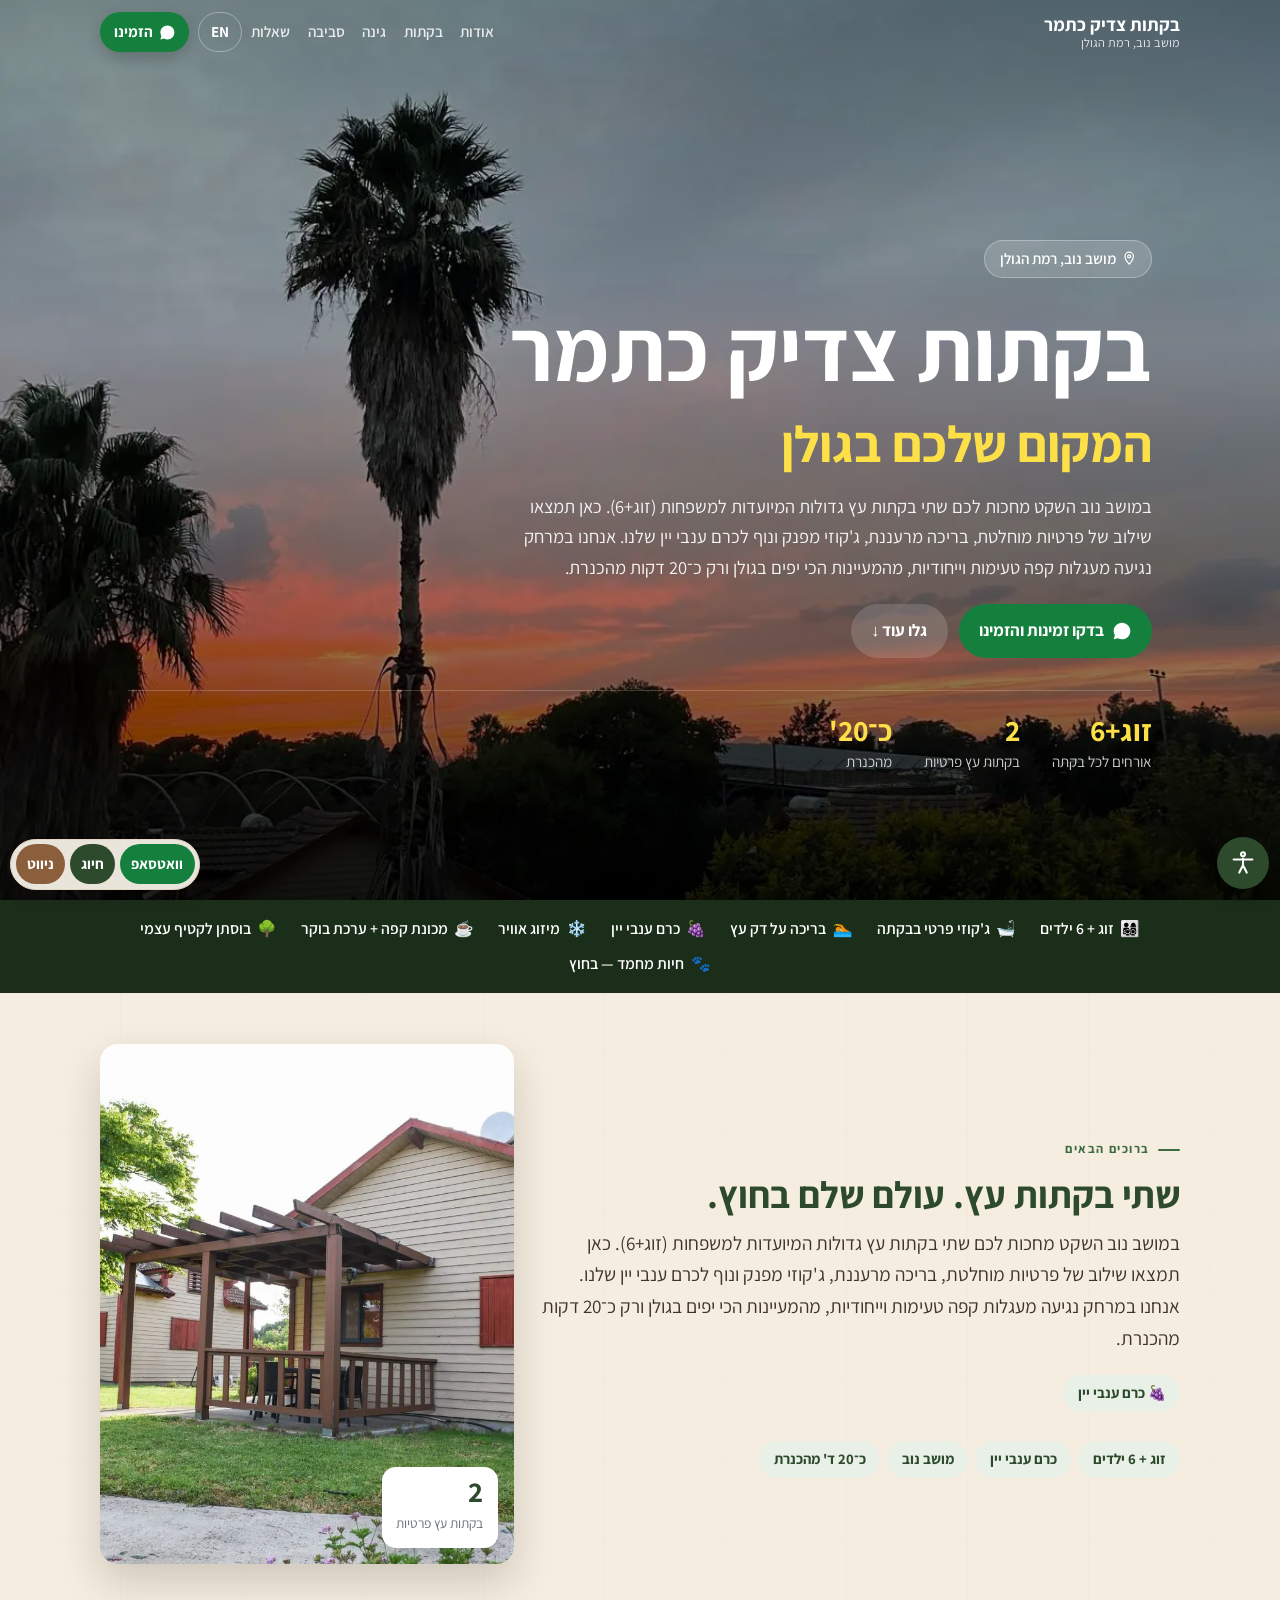
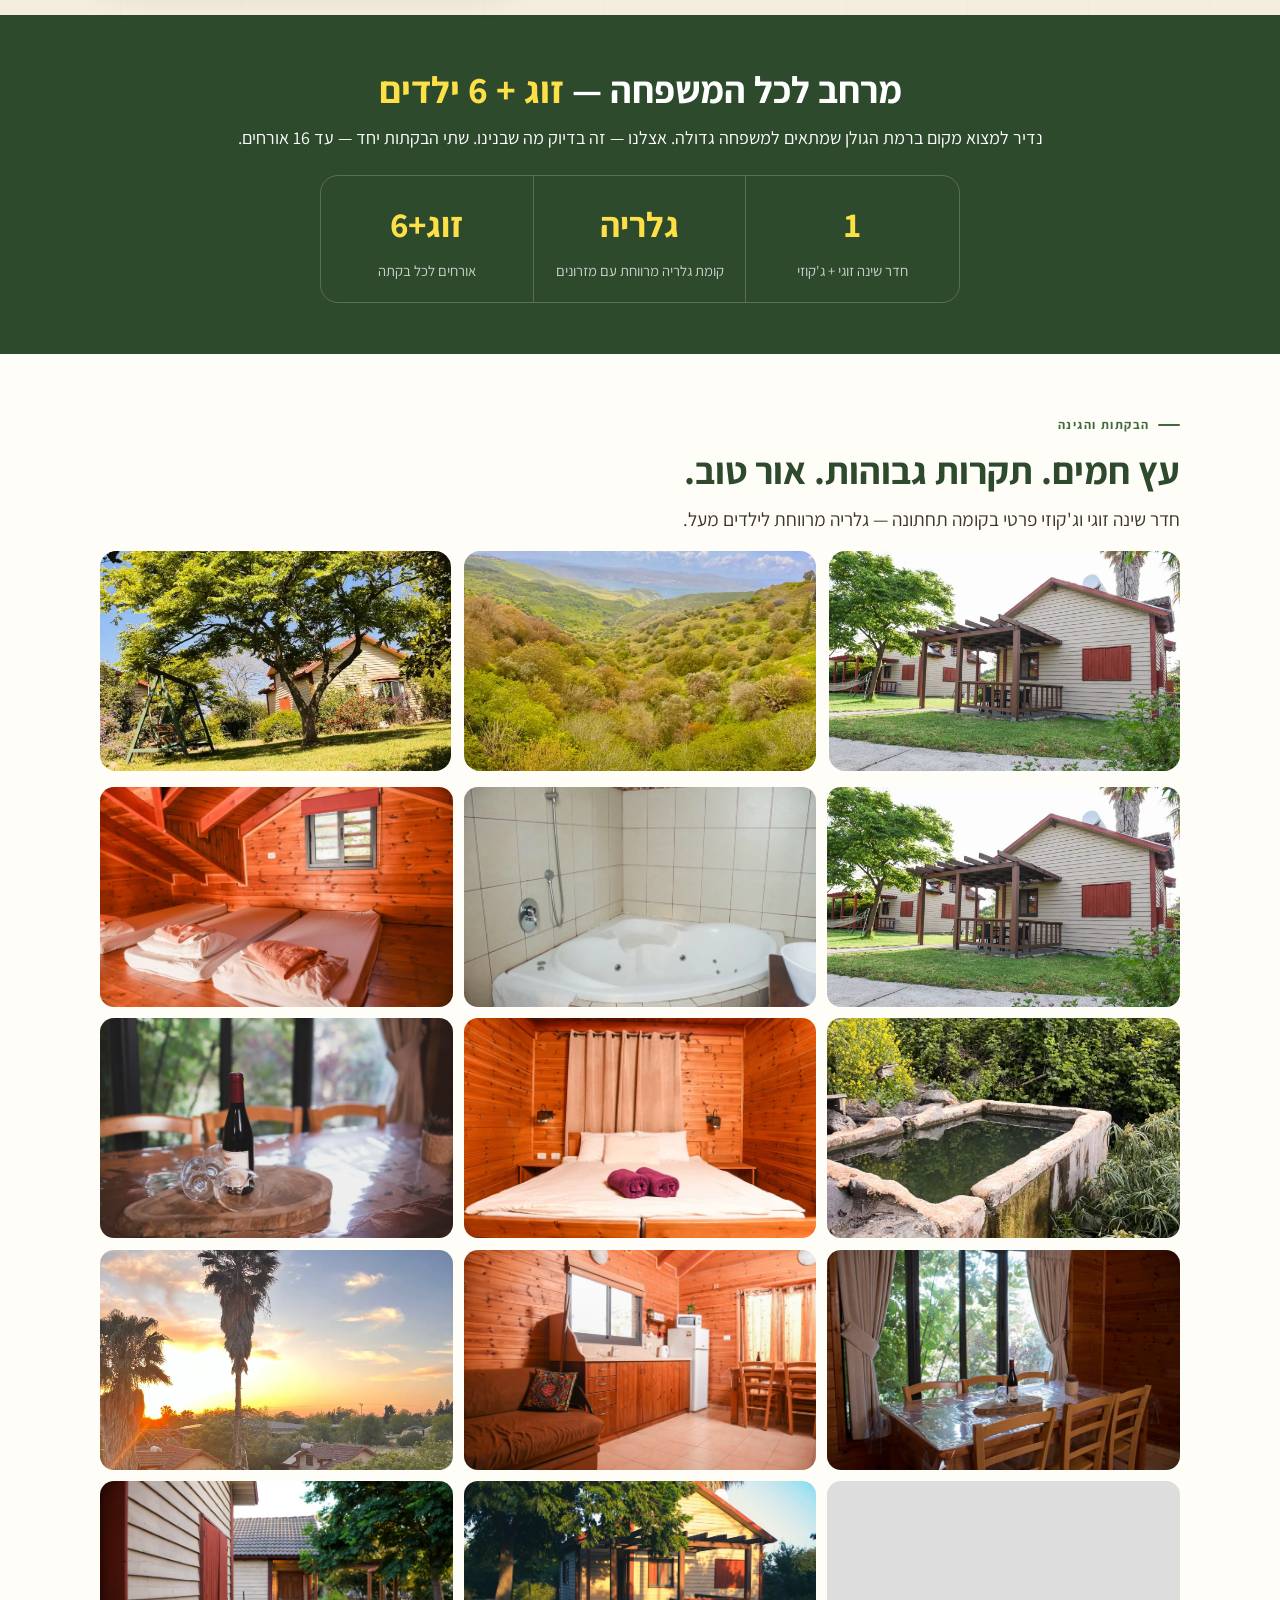
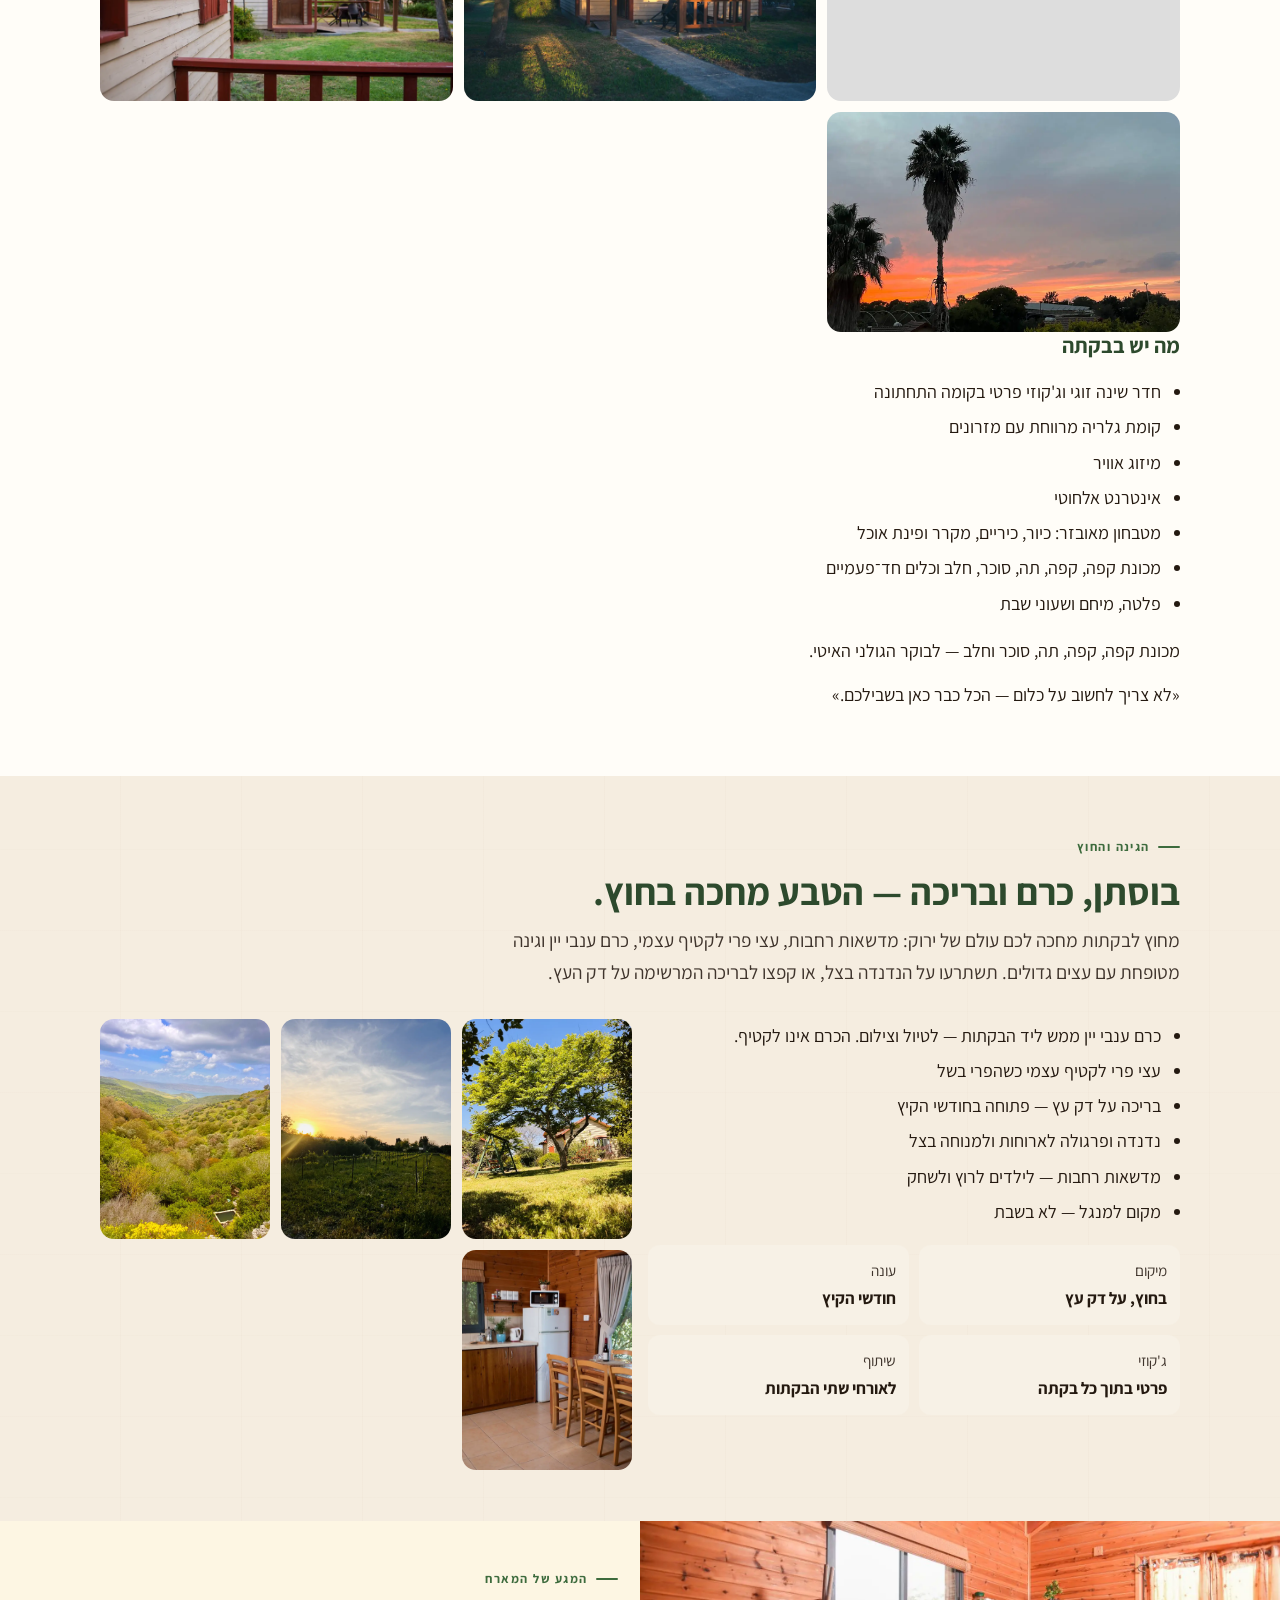
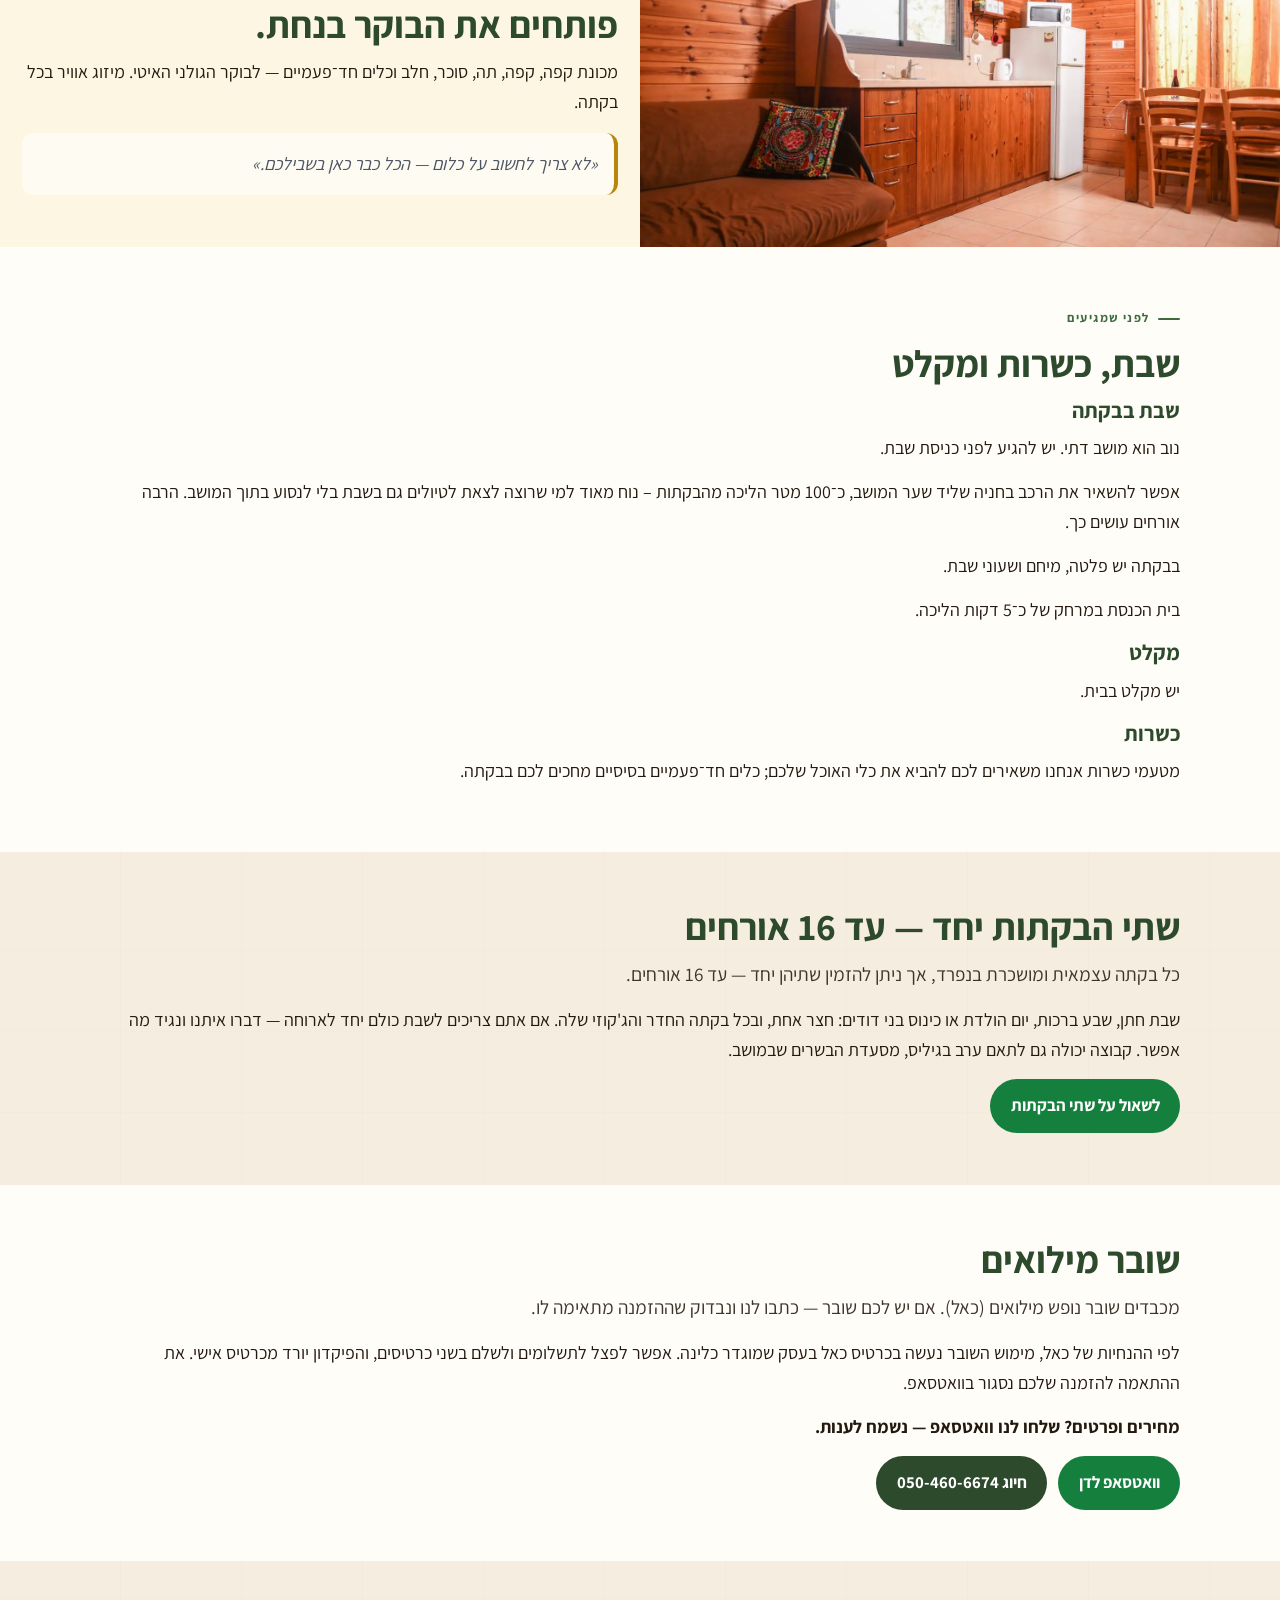
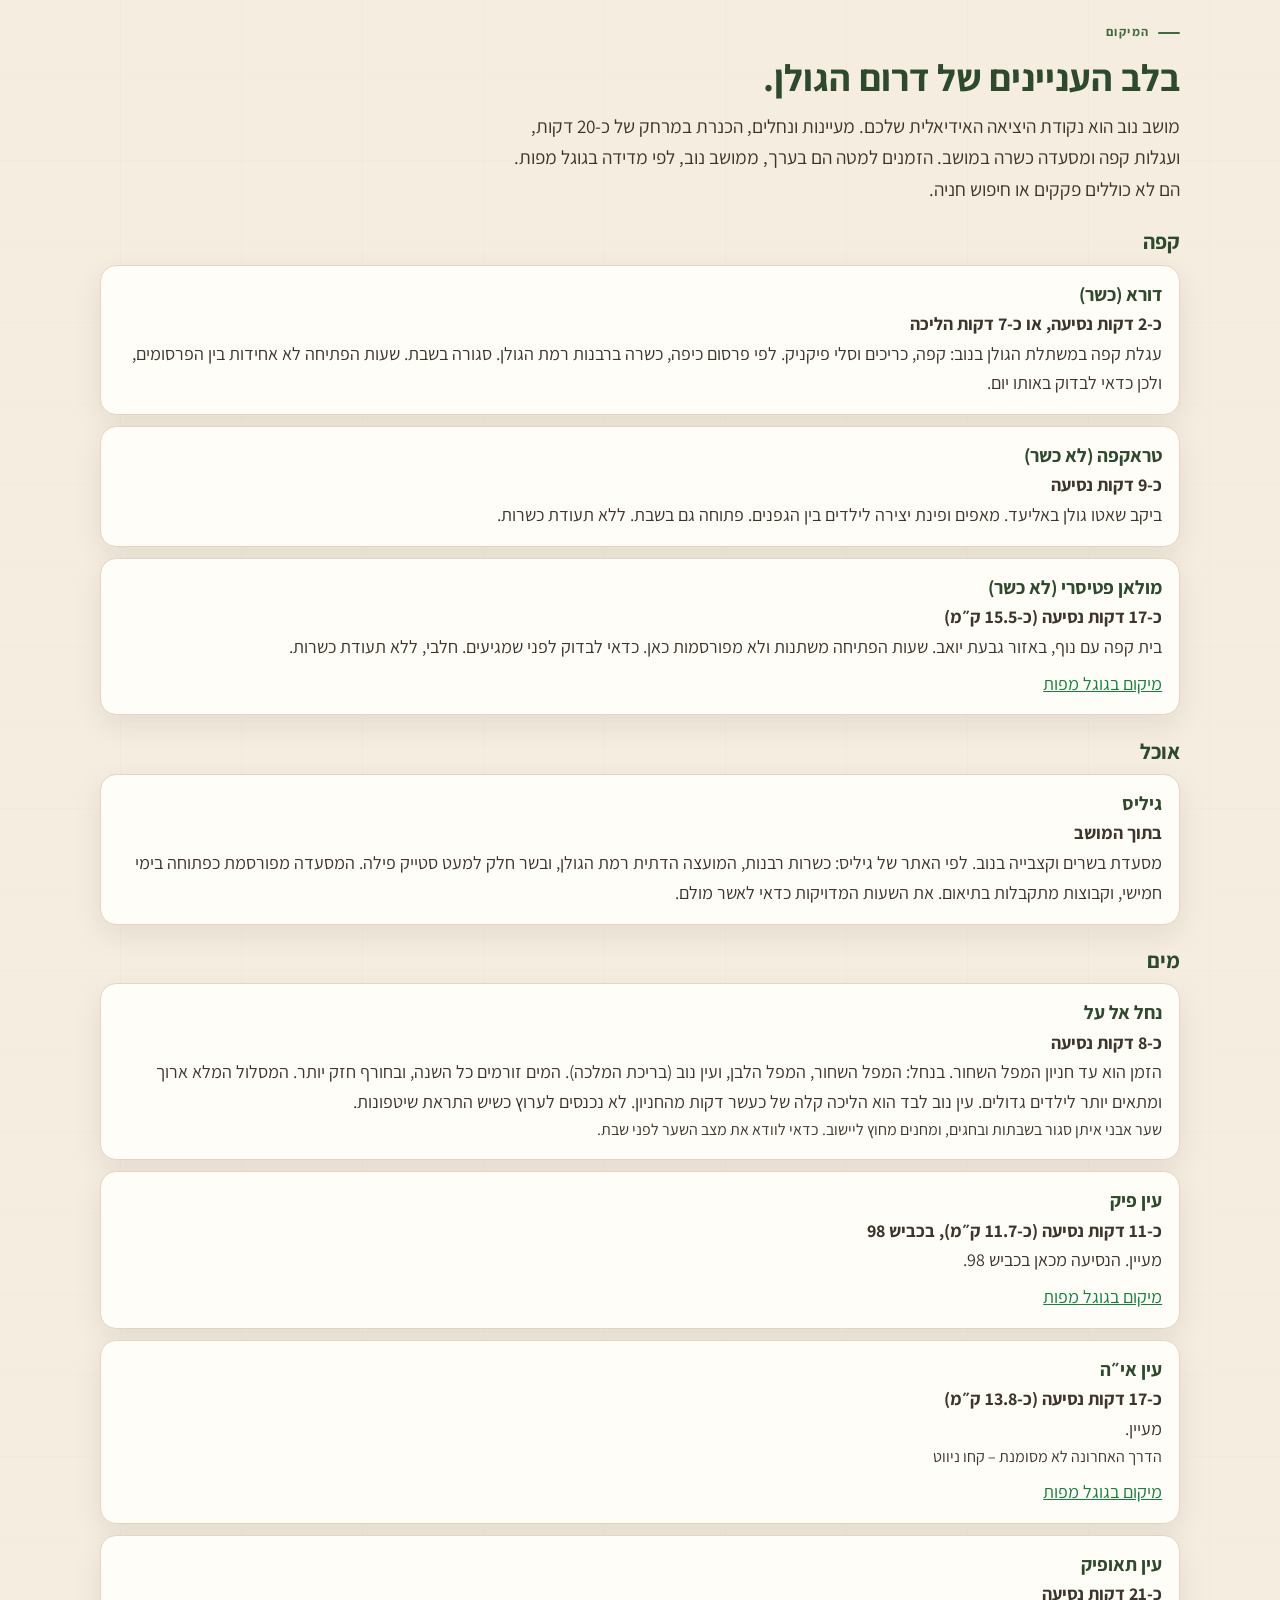
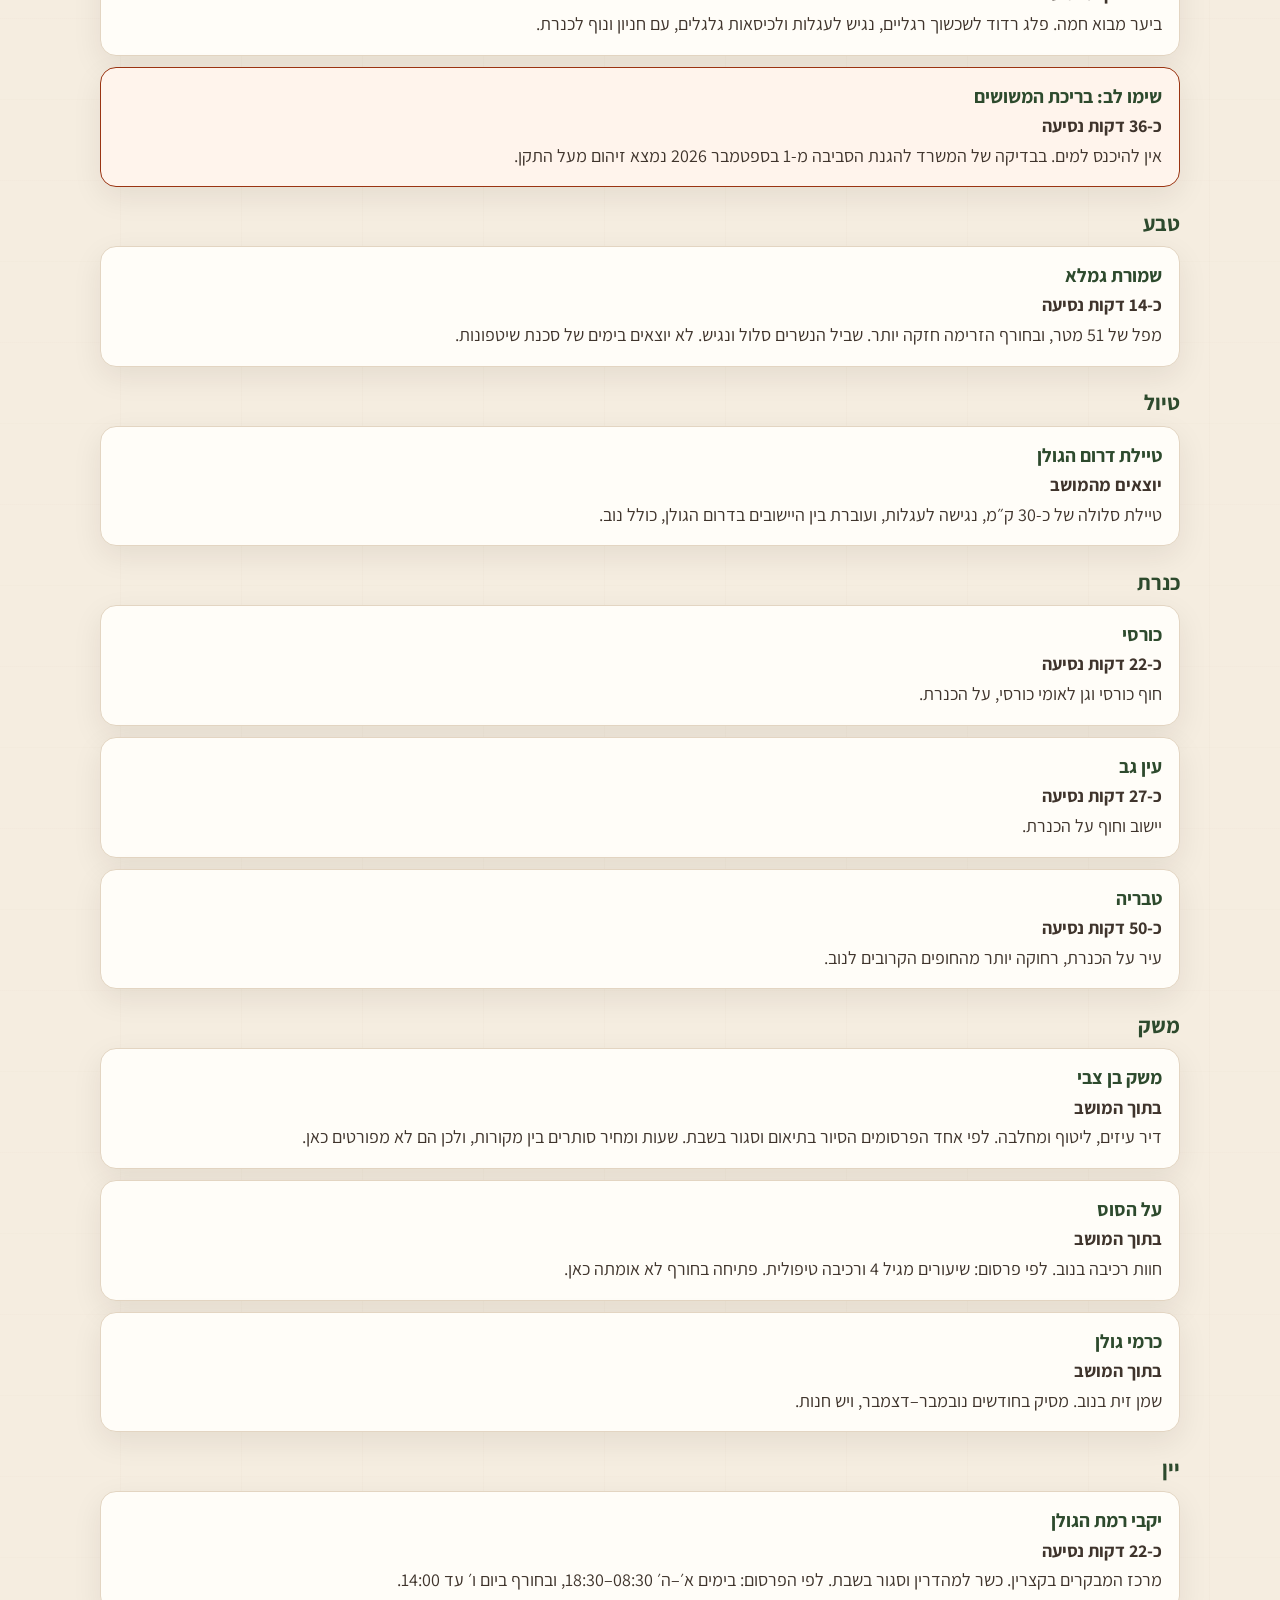
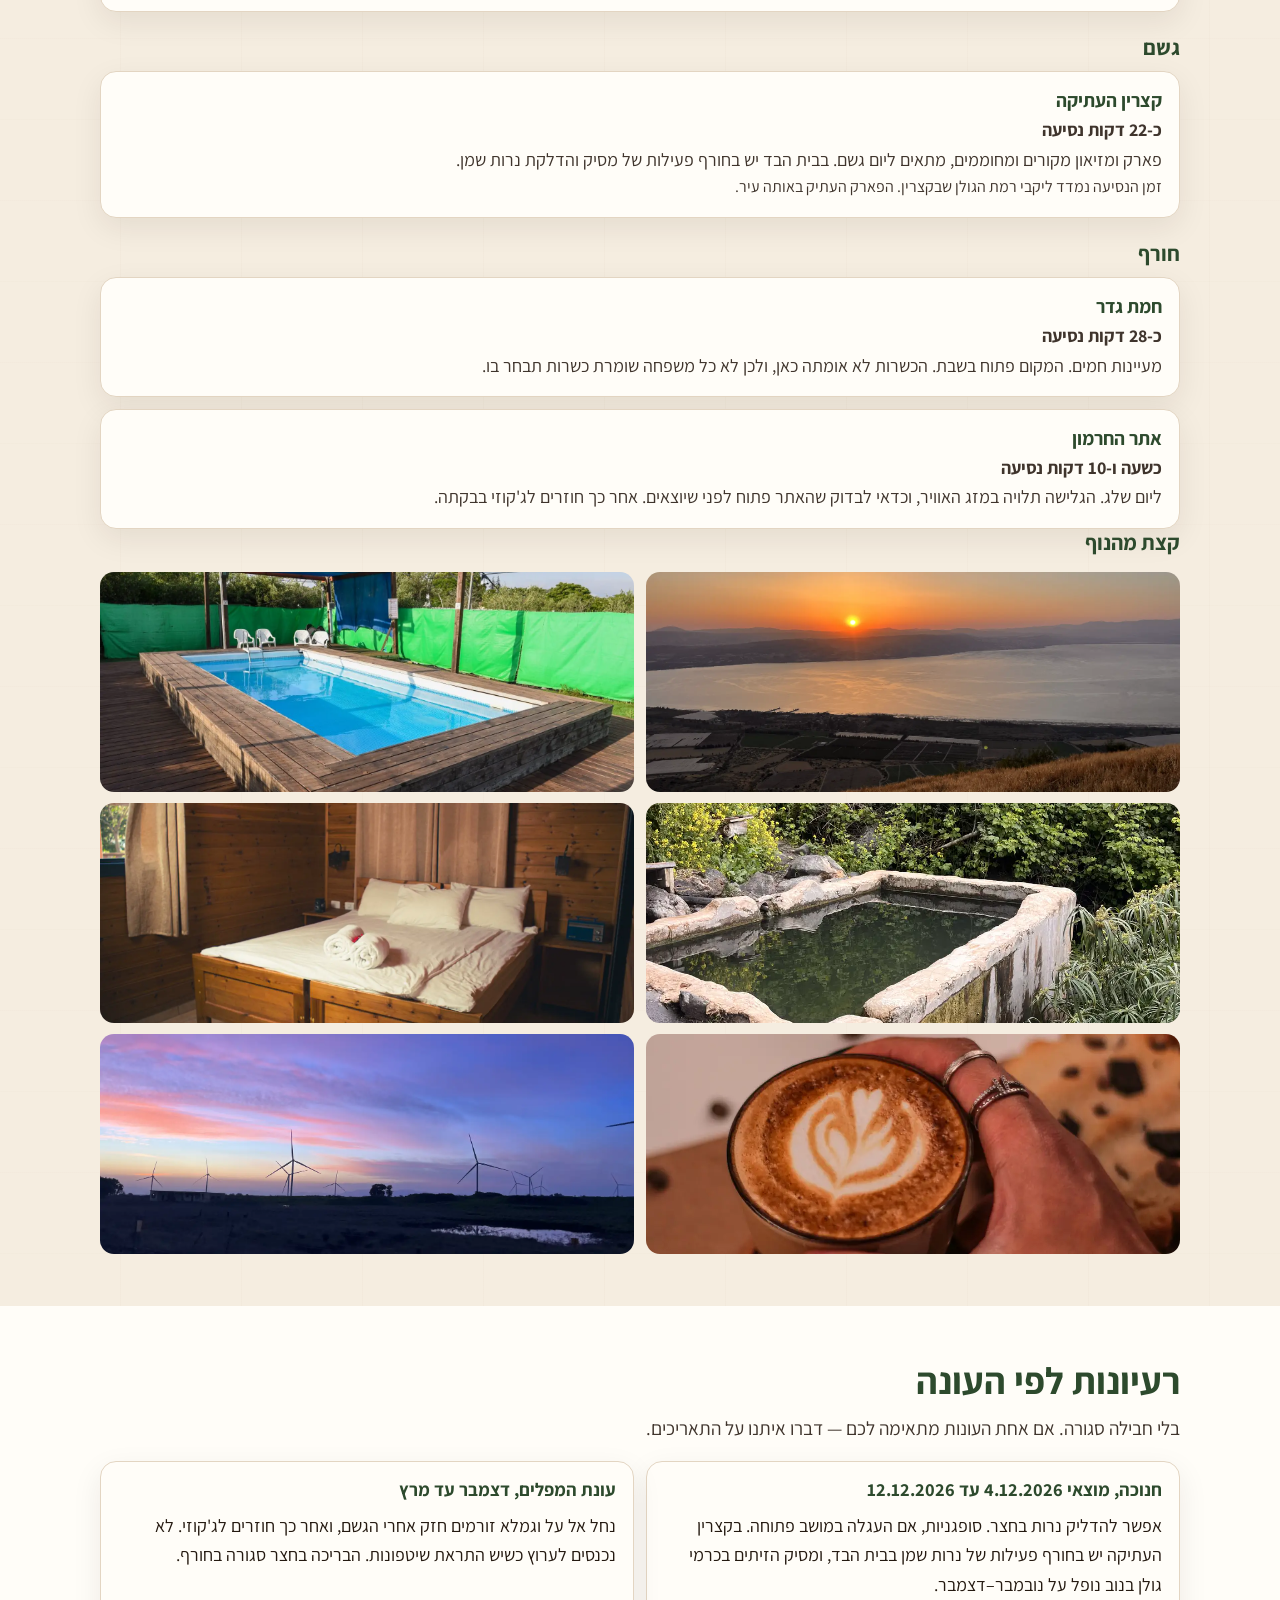
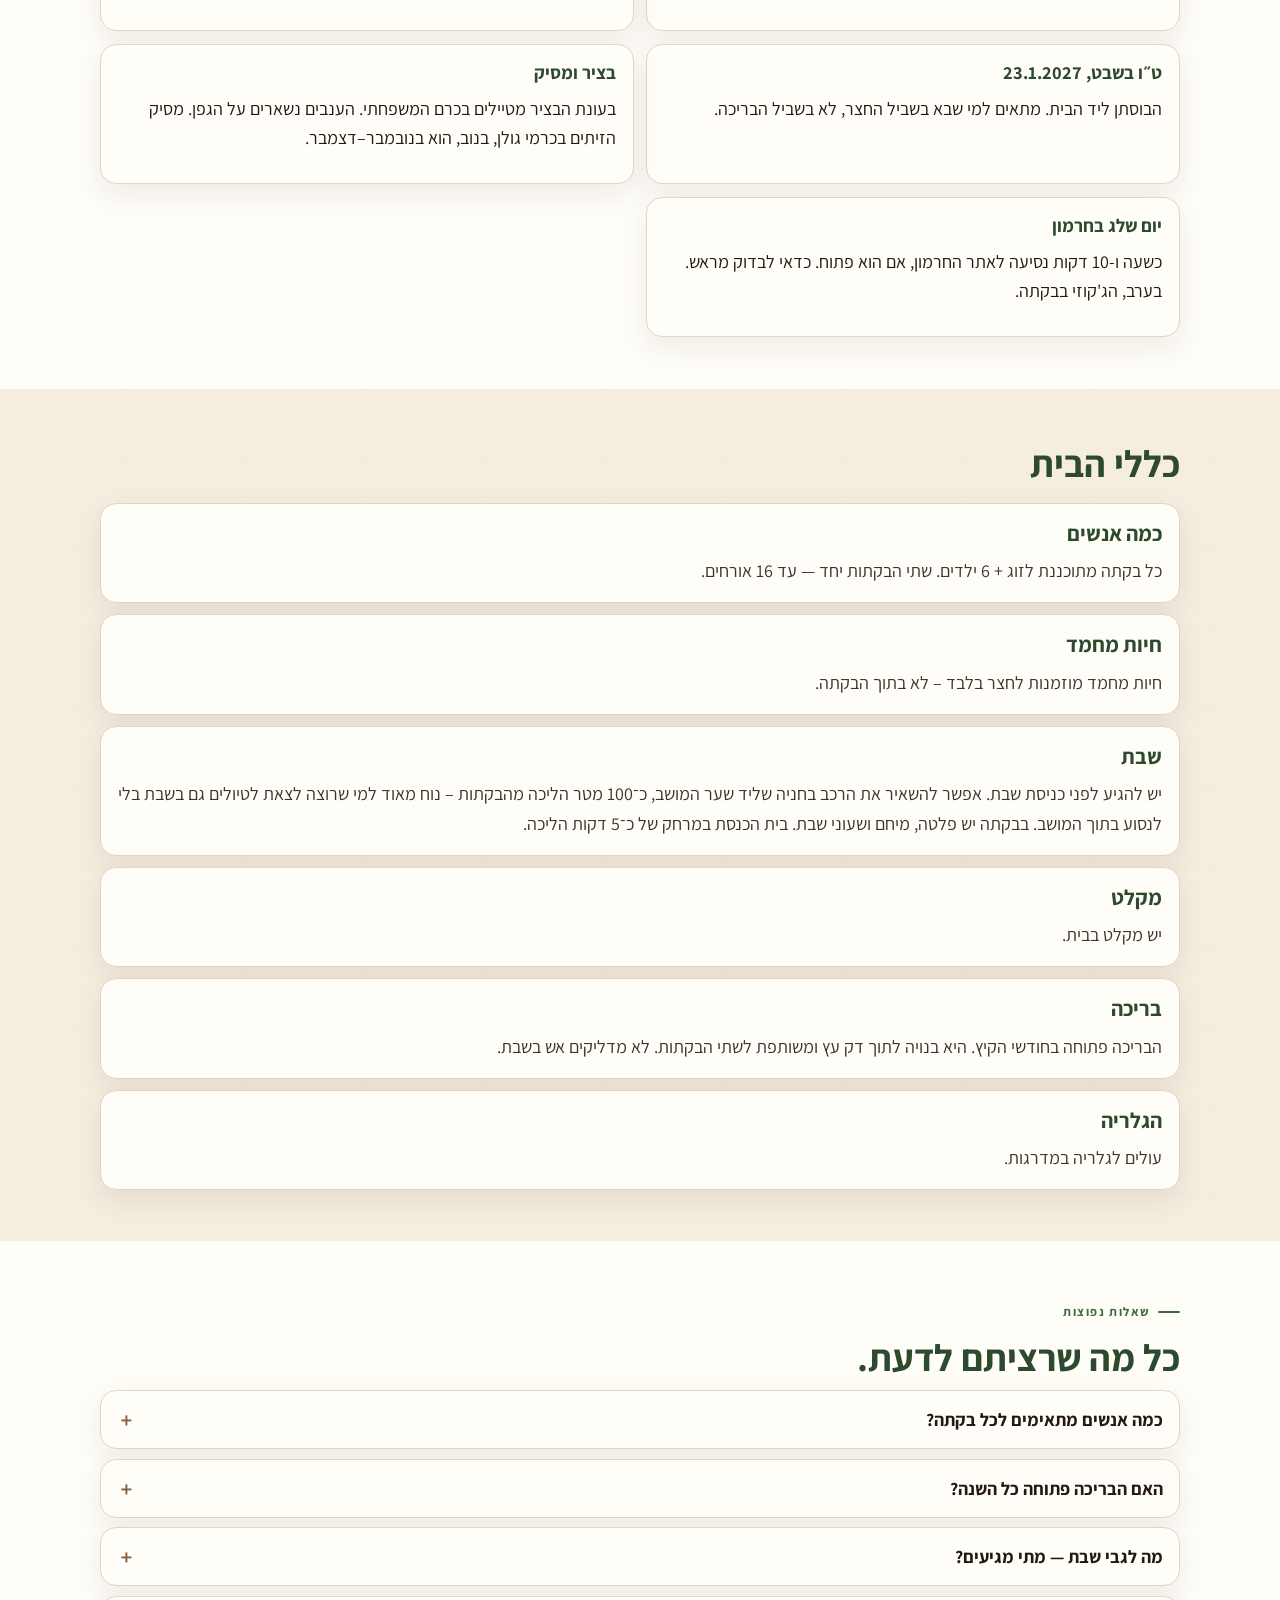
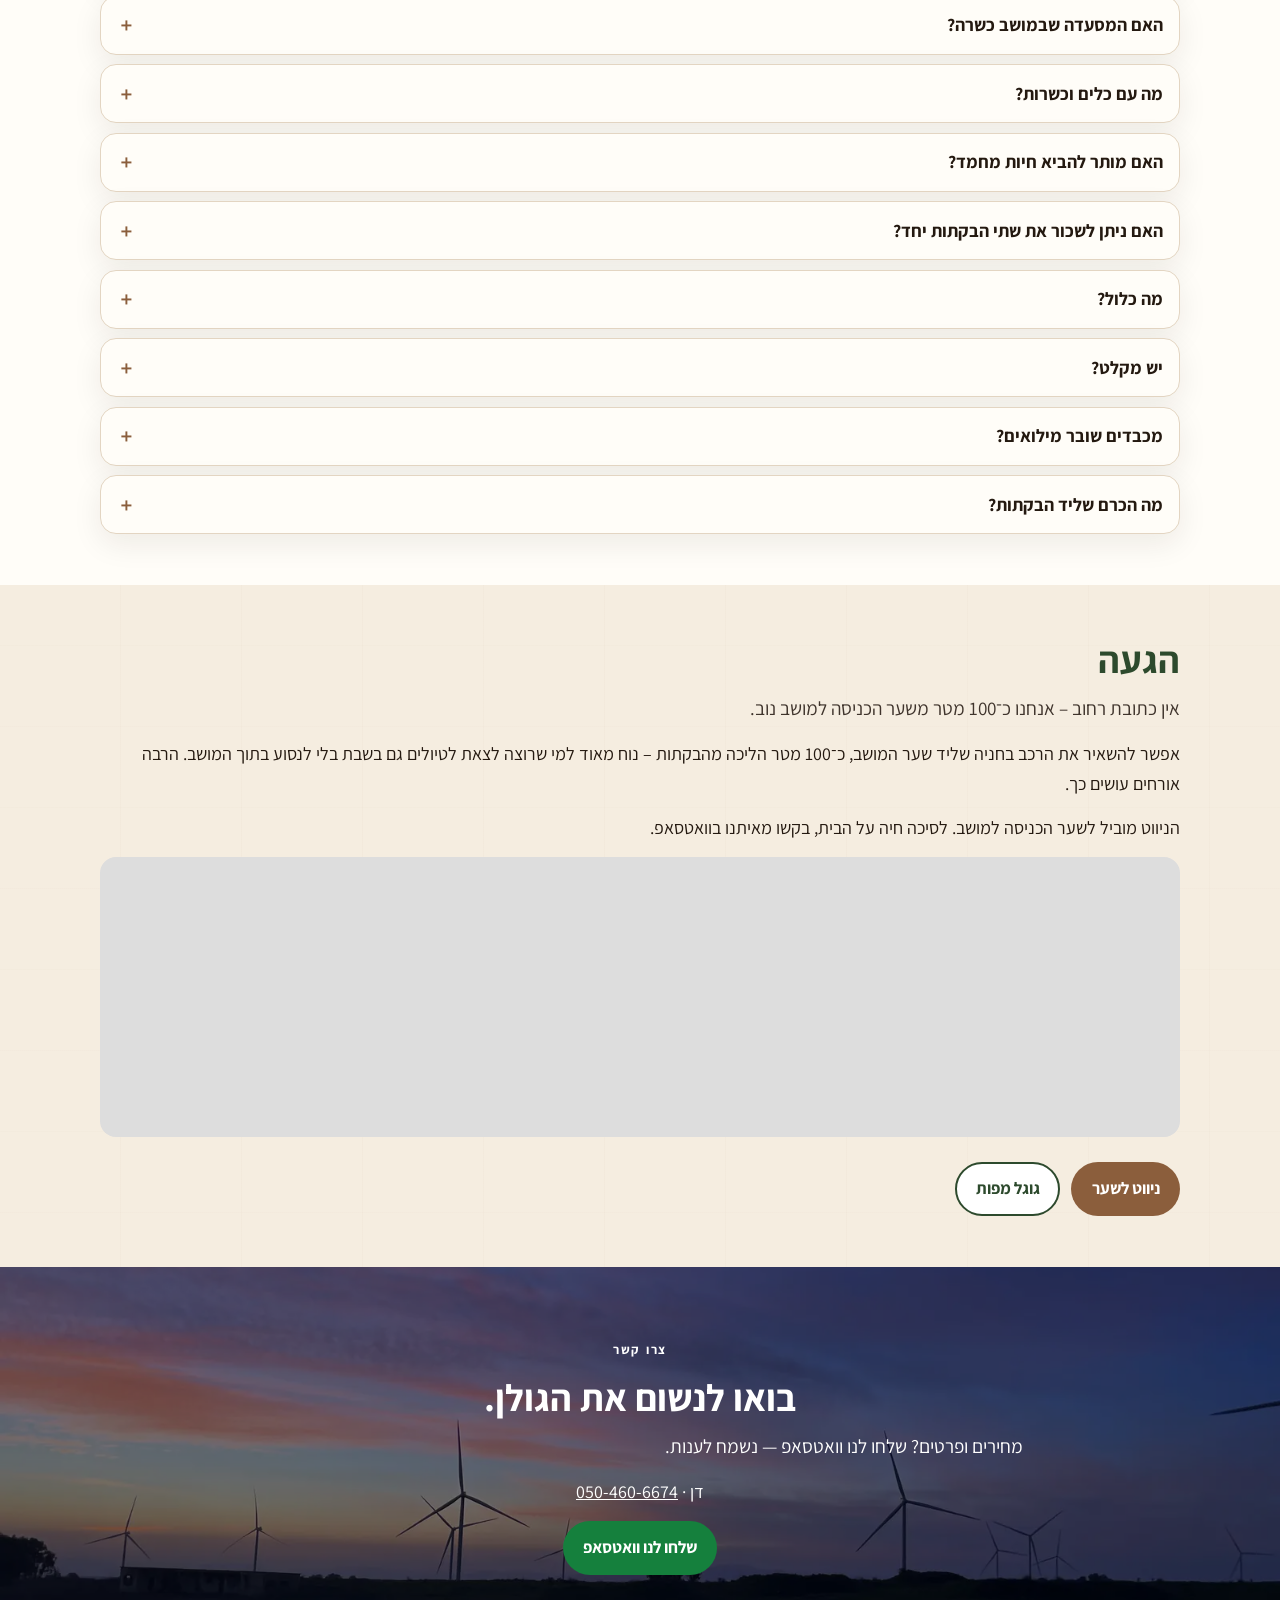
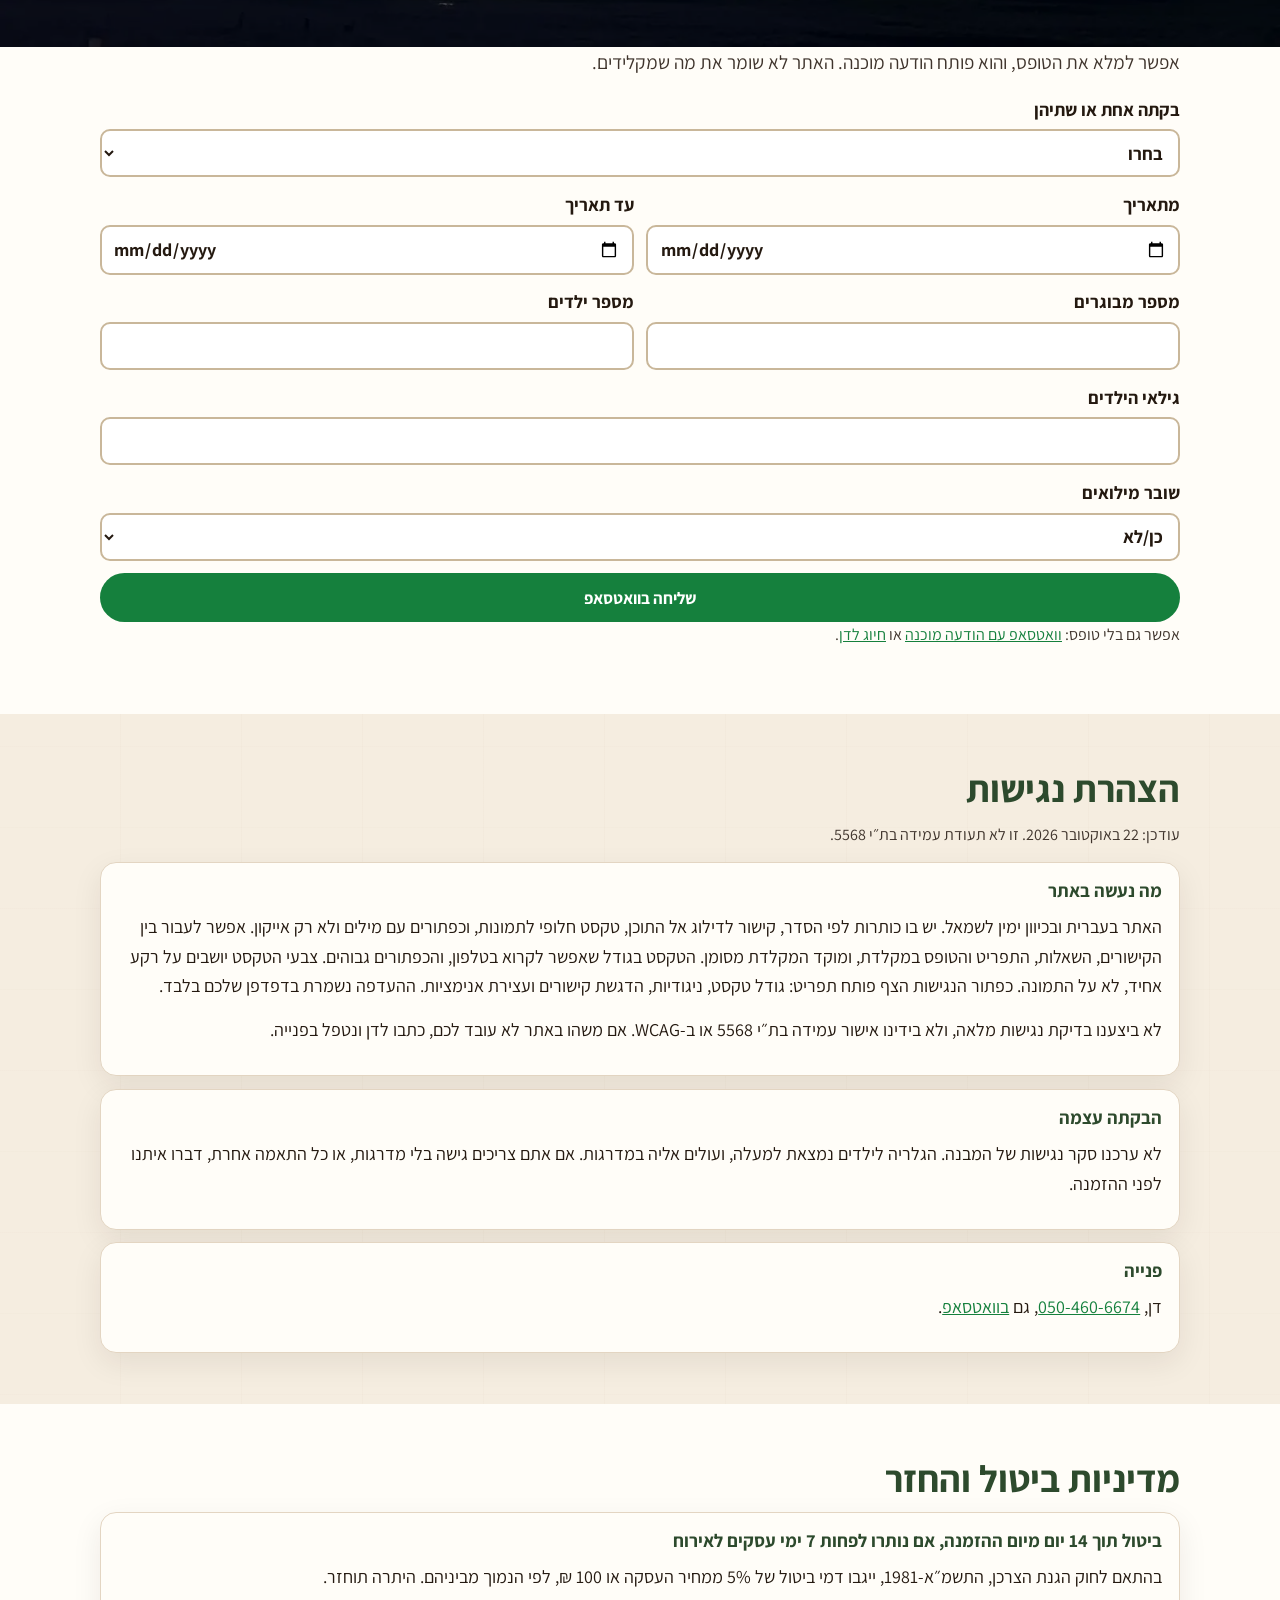
<file: index.html>
<!DOCTYPE html>
<html lang="he" dir="rtl">
<head>
<meta charset="UTF-8">
<meta name="viewport" content="width=device-width, initial-scale=1">
<!--
  google-site-verification: when Search Console gives you a meta tag, paste it on the next line.
  Do not invent a token. The tag looks like:
  <meta name="google-site-verification" content="PASTE_THE_TOKEN_FROM_SEARCH_CONSOLE">
-->
<title>צימר במושב נוב | בקתות צדיק כתמר ברמת הגולן</title>
<meta name="description" content="צימר במושב נוב למשפחות ולזוג עם ילדים: שתי בקתות עץ ברמת הגולן, ג'קוזי פרטי, בריכה בקיץ וציוד לשבת. כ-20 דקות מהכנרת.">
<link rel="canonical" href="https://tzadikcabins.co.il/">
<link rel="alternate" hreflang="he" href="https://tzadikcabins.co.il/">
<link rel="alternate" hreflang="en" href="https://tzadikcabins.co.il/en.html">
<link rel="alternate" hreflang="x-default" href="https://tzadikcabins.co.il/">
<meta name="robots" content="index, follow">
<meta name="theme-color" content="#16301c">
<meta property="og:type" content="website">
<meta property="og:locale" content="he_IL">
<meta property="og:site_name" content="בקתות צדיק כתמר">
<meta property="og:locale:alternate" content="en_US">
<meta property="og:title" content="צימר במושב נוב | בקתות צדיק כתמר ברמת הגולן">
<meta property="og:description" content="צימר במושב נוב למשפחות ולזוג עם ילדים: שתי בקתות עץ ברמת הגולן, ג'קוזי פרטי, בריכה בקיץ וציוד לשבת. כ-20 דקות מהכנרת.">
<meta property="og:url" content="https://tzadikcabins.co.il/">
<meta property="og:image" content="https://tzadikcabins.co.il/images/og/share.jpg">
<meta property="og:image:secure_url" content="https://tzadikcabins.co.il/images/og/share.jpg">
<meta property="og:image:type" content="image/jpeg">
<meta property="og:image:width" content="1200">
<meta property="og:image:height" content="630">
<meta property="og:image:alt" content="ערסל בין עצים בגינה הירוקה במושב נוב">
<meta name="twitter:card" content="summary_large_image">
<meta name="twitter:title" content="צימר במושב נוב | בקתות צדיק כתמר ברמת הגולן">
<meta name="twitter:description" content="צימר במושב נוב למשפחות ולזוג עם ילדים: שתי בקתות עץ ברמת הגולן, ג'קוזי פרטי, בריכה בקיץ וציוד לשבת. כ-20 דקות מהכנרת.">
<meta name="twitter:image" content="https://tzadikcabins.co.il/images/og/share.jpg">
<meta name="twitter:image:alt" content="ערסל בין עצים בגינה הירוקה במושב נוב">
<link rel="icon" href="favicon.svg" type="image/svg+xml">
<link rel="apple-touch-icon" href="images/og/apple-touch-icon.png">
<link rel="manifest" href="site.webmanifest">
<link rel="preload" as="image" href="images/cabins/golden-hour.webp" fetchpriority="high">
<style>
svg{max-width:28px;max-height:28px;overflow:hidden}
body{margin:0;font-family:Assistant,"Segoe UI","Arial Hebrew",Arial,sans-serif;font-size:1.125rem;line-height:1.65}
img{max-width:100%;height:auto;display:block}
.skip{position:absolute;top:-4rem}
.hero{position:relative;min-height:100vh;min-height:100svh;display:flex;align-items:flex-end;overflow:hidden;color:#fff;background:#1a2e1a}
.hero-bg{position:absolute;inset:0;width:100%;height:100%;max-width:none;object-fit:cover;object-position:center}
.hero-overlay{position:absolute;inset:0;background:linear-gradient(180deg,rgba(0,0,0,.38) 0%,rgba(0,0,0,.08) 38%,rgba(0,0,0,.68) 100%)}
.hero-content{position:relative;z-index:2;width:min(64rem,calc(100% - 3rem));margin-inline:auto;padding-top:5.5rem;padding-bottom:calc(7.75rem + env(safe-area-inset-bottom))}
.brandbar{position:absolute;top:0;left:0;right:0;z-index:20;background:transparent;color:#fff}
.brandbar-inner{width:min(1080px,calc(100% - 2.4rem));margin-inline:auto;display:flex;align-items:center;justify-content:space-between;gap:.75rem;min-height:4rem}
.bar-actions{display:flex;align-items:center;gap:.55rem}
.brand{color:#fff;text-decoration:none;font-weight:700;font-size:1.15rem;line-height:1.2}
.brand small{display:block;font-weight:400;font-size:.78rem;opacity:.85}
.hero h1{color:#fff;font-size:clamp(2.25rem,7vw,5.5rem);line-height:1.25;margin:0 0 .6rem}
.hero-sub{color:#fde047;font-weight:700;font-size:clamp(1.4rem,4vw,3.25rem);line-height:1.2;margin:0 0 1rem}
.hero-body{color:rgba(255,255,255,.92);font-size:clamp(1rem,2vw,1.15rem);max-width:40rem;margin:0 0 1.4rem}
.loc-pill{display:inline-flex;align-items:center;gap:.4rem;margin:0 0 1rem;color:#fff;background:rgba(255,255,255,.15);border:1px solid rgba(255,255,255,.3);border-radius:999px;padding:.35rem .9rem;font-weight:600}
.actions{display:flex;flex-wrap:wrap;gap:.7rem}
.btn{display:inline-flex;align-items:center;justify-content:center;gap:.45rem;min-height:48px;padding:.7rem 1.15rem;border-radius:999px;font-weight:700;font-size:1.05rem;text-decoration:none;border:2px solid transparent}
.btn-wa{background:#15803d;color:#fff}
.btn-ghost{background:rgba(255,255,255,.15);color:#fff;border-color:rgba(255,255,255,.4)}
.stats{display:flex;flex-wrap:wrap;gap:1.4rem 2rem;list-style:none;padding:1.4rem 0 0;margin:2rem 0 0;border-top:1px solid rgba(255,255,255,.2)}
.stats strong{display:block;font-size:1.85rem;color:#fde047;line-height:1.1}
.stats span{color:rgba(255,255,255,.78);font-weight:500;font-size:.95rem}
.lang-link{color:#fff;text-decoration:none;font-weight:700;border:1px solid rgba(255,255,255,.35);border-radius:999px;padding:.35rem .75rem;min-height:40px;display:inline-flex;align-items:center}
.nav-wa{display:inline-flex;align-items:center;gap:.4rem;background:#15803d;color:#fff;text-decoration:none;font-weight:700;border-radius:999px;min-height:40px;padding:.35rem .85rem}
@media (max-width:799px){
.section-links{display:none}
.nav-wa span{position:absolute;width:1px;height:1px;overflow:hidden;clip:rect(0 0 0 0)}
.nav-wa{flex:0 0 auto;width:42px;height:42px;min-height:42px;padding:0;justify-content:center}
.lang-link{flex:0 0 auto}
}
.dock{position:fixed;left:.65rem;bottom:calc(.65rem + env(safe-area-inset-bottom));z-index:40;display:flex;width:auto;max-width:calc(100% - 5.2rem);gap:.3rem;padding:.28rem;background:rgba(244,239,228,.96);border:1px solid #e3d5c2;border-radius:999px}
.dock a{display:flex;align-items:center;justify-content:center;min-height:40px;padding:.35rem .7rem;border-radius:999px;color:#fff;text-decoration:none;font-weight:700;font-size:.92rem}
.dock .wa{background:#15803d}.dock .call{background:#2d4a2d}.dock .go{background:#8b5e3c}
#a11y-btn{position:fixed;right:.7rem;bottom:calc(.7rem + env(safe-area-inset-bottom));z-index:60;width:52px;height:52px;border:0;border-radius:50%;background:#2d4a2d;color:#fff;padding:0;display:flex;align-items:center;justify-content:center}
.a11y-btn-label{position:absolute;width:1px;height:1px;overflow:hidden;clip:rect(0 0 0 0)}
#a11y-btn svg{width:28px;height:28px}
</style>
<link rel="preload" href="css/styles.css" as="style">
<link rel="stylesheet" href="css/styles.css" media="print" onload="this.media='all'">
<noscript><link rel="stylesheet" href="css/styles.css"></noscript>
<!--
  TODO(owner) — לא להציג לאורחים, רק למלא כשיש תשובה:
  - קואורדינטות הדלת: js/site-data.js → cabinCoordinates. עד אז הניווט הוא לשער הכניסה למושב.
  - תמונות טובות יותר: images/README.txt. פתיח האתר הוא התמונה המקורית מהאתר הקודם (photos/13, images/cabins/golden-hour.webp). היא כוללת את הדק; הג'קוזי מופיע גם בגלריה.
  - מקום ישיבה לארוחה של עד 16, או חדר התכנסות. לא כתוב באתר שיש.
  - הכרם: "כרם ענבי יין משפחתי", בלי "אורגני" ובלי "מרלו", עד שזה מאושר.
  - הגלריה: עולים במדרגות. כך גם כתוב באתר.
  - שעות צ'ק-אין וצ'ק-אאוט, וחימום בחורף, לא פורסמו כאן.
  - שעת עזיבה אחרי צאת השבת, והאם עונים לטלפון או להודעות בשבת. לא לפרסם עד שיש אישור.
  - זמני נסיעה: רק ב-js/site-data.js.
  - שובר מילואים: לאשר מול הסליקה שהמסוף מוגדר כ"לינה" אצל כאל.
  - יין בכניסה: לא לפרסם עד שהבעלים מאשר שהבקבוק אכן מחכה לאורחים.
  - JSON-LD geo: אין קואורדינטות מאושרות. לא להוסיף latitude/longitude עד ש-cabinCoordinates נבדק מול דלת הבקתה.
-->
<script type="application/ld+json">
{
  "@context": "https://schema.org",
  "@graph": [
    {
      "@type": "LodgingBusiness",
      "@id": "https://tzadikcabins.co.il/#lodging",
      "name": "בקתות צדיק כתמר",
      "description": "שתי בקתות עץ במושב נוב. בכל בקתה זוג + 6 ילדים, בריכה בקיץ, ג'קוזי פרטי וכרם ענבי יין.",
      "url": "https://tzadikcabins.co.il/",
      "image": "https://tzadikcabins.co.il/images/og/share.jpg",
      "telephone": "+972-50-460-6674",
      "inLanguage": "he",
      "address": {
        "@type": "PostalAddress",
        "addressLocality": "נוב",
        "addressRegion": "רמת הגולן",
        "addressCountry": "IL"
      },
      "numberOfRooms": 2,
      "occupancy": {
        "@type": "QuantitativeValue",
        "maxValue": 16,
        "unitText": "עד 16 אורחים בשתי הבקתות; זוג + 6 ילדים בכל בקתה"
      },
      "amenityFeature": [
        {
          "@type": "LocationFeatureSpecification",
          "name": "חדר הורים נפרד",
          "value": true
        },
        {
          "@type": "LocationFeatureSpecification",
          "name": "גלריה עם מזרונים לילדים",
          "value": true
        },
        {
          "@type": "LocationFeatureSpecification",
          "name": "ג'קוזי פרטי",
          "value": true
        },
        {
          "@type": "LocationFeatureSpecification",
          "name": "מטבחון",
          "value": true
        },
        {
          "@type": "LocationFeatureSpecification",
          "name": "מיזוג אוויר",
          "value": true
        },
        {
          "@type": "LocationFeatureSpecification",
          "name": "חצר, בוסתן וכרם",
          "value": true
        },
        {
          "@type": "LocationFeatureSpecification",
          "name": "בריכה בקיץ",
          "value": true
        },
        {
          "@type": "LocationFeatureSpecification",
          "name": "מקום למנגל — לא בשבת",
          "value": true
        },
        {
          "@type": "LocationFeatureSpecification",
          "name": "פלטה, מיחם ושעוני שבת",
          "value": true
        },
        {
          "@type": "LocationFeatureSpecification",
          "name": "מקלט בבית",
          "value": true
        }
      ],
      "additionalProperty": [
        {
          "@type": "PropertyValue",
          "name": "קיבולת לבקתה",
          "value": "זוג + 6 ילדים"
        },
        {
          "@type": "PropertyValue",
          "name": "שתי הבקתות יחד",
          "value": "עד 16 אנשים"
        },
        {
          "@type": "PropertyValue",
          "name": "חיות מחמד",
          "value": "בחצר בלבד, לא בתוך הבקתה"
        }
      ]
    },
    {
      "@type": "FAQPage",
      "@id": "https://tzadikcabins.co.il/#faq",
      "url": "https://tzadikcabins.co.il/#faq",
      "inLanguage": "he",
      "mainEntity": [
        {
          "@type": "Question",
          "name": "כמה אנשים מתאימים לכל בקתה?",
          "acceptedAnswer": {
            "@type": "Answer",
            "text": "כל בקתה מתוכננת לזוג + 6 ילדים. חדר שינה זוגי פרטי בקומת הכניסה, ומעליו קומת גלריה מרווחת עם מזרונים. עולים לגלריה במדרגות."
          }
        },
        {
          "@type": "Question",
          "name": "האם הבריכה פתוחה כל השנה?",
          "acceptedAnswer": {
            "@type": "Answer",
            "text": "הבריכה פתוחה בחודשי הקיץ. היא בנויה לתוך דק עץ ומשותפת לשתי הבקתות. הג'קוזי פרטי בתוך כל בקתה."
          }
        },
        {
          "@type": "Question",
          "name": "מה לגבי שבת — מתי מגיעים?",
          "acceptedAnswer": {
            "@type": "Answer",
            "text": "יש להגיע לפני כניסת שבת. אפשר להשאיר את הרכב בחניה שליד שער המושב, כ־100 מטר הליכה מהבקתות – נוח מאוד למי שרוצה לצאת לטיולים גם בשבת בלי לנסוע בתוך המושב. הרבה אורחים עושים כך. בבקתה יש פלטה, מיחם ושעוני שבת. בית הכנסת במרחק של כ־5 דקות הליכה."
          }
        },
        {
          "@type": "Question",
          "name": "האם המסעדה שבמושב כשרה?",
          "acceptedAnswer": {
            "@type": "Answer",
            "text": "כן. המסעדה הבשרית במושב נוב כשרה. בנוסף, עגלות קפה טעימות וייחודיות באזור."
          }
        },
        {
          "@type": "Question",
          "name": "מה עם כלים וכשרות?",
          "acceptedAnswer": {
            "@type": "Answer",
            "text": "מטעמי כשרות אנחנו משאירים לכם להביא את כלי האוכל שלכם; כלים חד־פעמיים בסיסיים מחכים לכם בבקתה."
          }
        },
        {
          "@type": "Question",
          "name": "האם מותר להביא חיות מחמד?",
          "acceptedAnswer": {
            "@type": "Answer",
            "text": "חיות מחמד מוזמנות לחצר בלבד – לא בתוך הבקתה."
          }
        },
        {
          "@type": "Question",
          "name": "האם ניתן לשכור את שתי הבקתות יחד?",
          "acceptedAnswer": {
            "@type": "Answer",
            "text": "כן. כל בקתה עצמאית ומושכרת בנפרד, אך ניתן להזמין שתיהן יחד — עד 16 אורחים. אם אתם צריכים לשבת כולם יחד לארוחה, דברו איתנו ונגיד מה אפשר."
          }
        },
        {
          "@type": "Question",
          "name": "מה כלול?",
          "acceptedAnswer": {
            "@type": "Answer",
            "text": "מיזוג אוויר בכל בקתה, מכונת קפה, קפה, תה, סוכר, חלב וכלים חד־פעמיים, אינטרנט אלחוטי, מטבחון מאובזר וג'קוזי פרטי. מחירים ופרטים? שלחו לנו וואטסאפ — נשמח לענות."
          }
        },
        {
          "@type": "Question",
          "name": "יש מקלט?",
          "acceptedAnswer": {
            "@type": "Answer",
            "text": "יש מקלט בבית."
          }
        },
        {
          "@type": "Question",
          "name": "מכבדים שובר מילואים?",
          "acceptedAnswer": {
            "@type": "Answer",
            "text": "כן. מכבדים שובר נופש מילואים (כאל). אם יש לכם שובר — כתבו לנו ונבדוק שההזמנה מתאימה לו."
          }
        },
        {
          "@type": "Question",
          "name": "מה הכרם שליד הבקתות?",
          "acceptedAnswer": {
            "@type": "Answer",
            "text": "כרם ענבי יין בבעלות המשפחה — ממש ליד הבקתות. האורחים מוזמנים לטייל בו ולצלם. הכרם אינו לקטיף."
          }
        }
      ]
    }
  ]
}
</script>
</head>
<body data-lang="he">
<a class="skip" href="#main">דילוג לתוכן</a>
<header class="brandbar">
  <div class="brandbar-inner">
    <a class="brand" href="#top">בקתות צדיק כתמר<small>מושב נוב, רמת הגולן</small></a>
    <div class="bar-actions">
      <nav class="section-links" aria-label="קטעים בדף">
        <a href="#about">אודות</a>
        <a href="#cabins">בקתות</a>
        <a href="#garden">גינה</a>
        <a href="#around">סביבה</a>
        <a href="#faq">שאלות</a>
      </nav>
      <a class="lang-link" href="en.html" hreflang="en" lang="en">EN</a>
      <a class="nav-wa" data-wa href="https://wa.me/972504606674" target="_blank" rel="noopener">
        <svg viewBox="0 0 24 24" width="20" height="20" fill="currentColor" aria-hidden="true"><path d="M17.5 14.4c-.3-.2-1.7-.8-2-.9-.3-.1-.5-.2-.7.2-.2.3-.8.9-1 1.1-.2.2-.4.2-.7.1-.3-.2-1.2-.5-2.4-1.5-.9-.8-1.5-1.8-1.7-2.1-.2-.3 0-.5.1-.6l.4-.5c.1-.2.2-.3.3-.5.1-.2 0-.4 0-.5l-.9-2.2c-.2-.6-.5-.5-.7-.5h-.6c-.2 0-.5.1-.8.4C5.7 9.7 5 10.4 5 11.9s1.1 2.9 1.2 3.1c.1.2 2.1 3.2 5.1 4.5.7.3 1.3.5 1.7.6.7.2 1.4.2 1.9.1.6-.1 1.7-.7 2-1.4.2-.7.2-1.2.1-1.4-.1-.1-.3-.2-.5-.3zM12 2C6.5 2 2 6.5 2 12c0 1.8.5 3.5 1.4 5L2 22l5.2-1.4A10 10 0 0 0 12 22c5.5 0 10-4.5 10-10S17.5 2 12 2z"/></svg>
        <span>הזמינו</span>
      </a>
    </div>
  </div>
</header>

<main id="main">
  <section class="hero" id="top">
    <img class="hero-bg" src="images/cabins/golden-hour.webp" width="1200" height="1600" alt="בקתה עץ בשעת בין ערביים במושב נוב" fetchpriority="high" decoding="async">
    <div class="hero-overlay" aria-hidden="true"></div>
    <div class="hero-content">
      <p class="loc-pill">
        <svg viewBox="0 0 24 24" width="16" height="16" fill="none" stroke="currentColor" stroke-width="2" aria-hidden="true"><path d="M12 2C8.13 2 5 5.13 5 9c0 5.25 7 13 7 13s7-7.75 7-13c0-3.87-3.13-7-7-7z"/><circle cx="12" cy="9" r="2.5"/></svg>
        מושב נוב, רמת הגולן
      </p>
      <h1>בקתות צדיק כתמר</h1>
      <p class="hero-sub">המקום שלכם בגולן</p>
      <p class="hero-body">במושב נוב השקט מחכות לכם שתי בקתות עץ גדולות המיועדות למשפחות (זוג+6). כאן תמצאו שילוב של פרטיות מוחלטת, בריכה מרעננת, ג'קוזי מפנק ונוף לכרם ענבי יין שלנו. אנחנו במרחק נגיעה מעגלות קפה טעימות וייחודיות, מהמעיינות הכי יפים בגולן ורק כ־20 דקות מהכנרת.</p>
      <div class="actions">
        <a class="btn btn-wa" data-wa href="https://wa.me/972504606674" target="_blank" rel="noopener">
          <svg viewBox="0 0 24 24" width="20" height="20" fill="currentColor" aria-hidden="true"><path d="M17.5 14.4c-.3-.2-1.7-.8-2-.9-.3-.1-.5-.2-.7.2-.2.3-.8.9-1 1.1-.2.2-.4.2-.7.1-.3-.2-1.2-.5-2.4-1.5-.9-.8-1.5-1.8-1.7-2.1-.2-.3 0-.5.1-.6l.4-.5c.1-.2.2-.3.3-.5.1-.2 0-.4 0-.5l-.9-2.2c-.2-.6-.5-.5-.7-.5h-.6c-.2 0-.5.1-.8.4C5.7 9.7 5 10.4 5 11.9s1.1 2.9 1.2 3.1c.1.2 2.1 3.2 5.1 4.5.7.3 1.3.5 1.7.6.7.2 1.4.2 1.9.1.6-.1 1.7-.7 2-1.4.2-.7.2-1.2.1-1.4-.1-.1-.3-.2-.5-.3zM12 2C6.5 2 2 6.5 2 12c0 1.8.5 3.5 1.4 5L2 22l5.2-1.4A10 10 0 0 0 12 22c5.5 0 10-4.5 10-10S17.5 2 12 2z"/></svg>
          בדקו זמינות והזמינו
        </a>
        <a class="btn btn-ghost" href="#about">גלו עוד ↓</a>
      </div>
      <ul class="stats">
        <li><strong>זוג+6</strong><span>אורחים לכל בקתה</span></li>
        <li><strong>2</strong><span>בקתות עץ פרטיות</span></li>
        <li><strong>כ־20'</strong><span>מהכנרת</span></li>
      </ul>
    </div>
  </section>

  <div class="featbar" aria-label="מה יש אצלנו">
    <ul>
      <li><span aria-hidden="true">👨‍👩‍👧‍👦</span> זוג + 6 ילדים</li>
      <li><span aria-hidden="true">🛁</span> ג'קוזי פרטי בבקתה</li>
      <li><span aria-hidden="true">🏊</span> בריכה על דק עץ</li>
      <li><span aria-hidden="true">🍇</span> כרם ענבי יין</li>
      <li><span aria-hidden="true">❄️</span> מיזוג אוויר</li>
      <li><span aria-hidden="true">☕</span> מכונת קפה + ערכת בוקר</li>
      <li><span aria-hidden="true">🌳</span> בוסתן לקטיף עצמי</li>
      <li><span aria-hidden="true">🐾</span> חיות מחמד — בחוץ</li>
    </ul>
  </div>

  <section class="section" id="about">
    <div class="wrap about-grid">
      <div>
        <div class="sec-label">ברוכים הבאים</div>
        <h2>שתי בקתות עץ. עולם שלם בחוץ.</h2>
        <p class="lede">במושב נוב השקט מחכות לכם שתי בקתות עץ גדולות המיועדות למשפחות (זוג+6). כאן תמצאו שילוב של פרטיות מוחלטת, בריכה מרעננת, ג'קוזי מפנק ונוף לכרם ענבי יין שלנו. אנחנו במרחק נגיעה מעגלות קפה טעימות וייחודיות, מהמעיינות הכי יפים בגולן ורק כ־20 דקות מהכנרת.</p>
        <p class="note-pill">🍇 כרם ענבי יין</p>
        <ul class="pills">
          <li>זוג + 6 ילדים</li>
          <li>כרם ענבי יין</li>
          <li>מושב נוב</li>
          <li>כ־20 ד' מהכנרת</li>
        </ul>
      </div>
      <div class="about-photo">
        <img src="images/cabins/exterior-pergola.webp" width="1280" height="854" alt="בקתות צדיק כתמר" loading="lazy" decoding="async">
        <div class="about-badge"><strong>2</strong><span>בקתות עץ פרטיות</span></div>
      </div>
    </div>
  </section>

  <section class="capacity" aria-labelledby="cap-title">
    <div class="wrap">
      <h2 id="cap-title">מרחב לכל המשפחה — <span>זוג + 6 ילדים</span></h2>
      <p>נדיר למצוא מקום ברמת הגולן שמתאים למשפחה גדולה. אצלנו — זה בדיוק מה שבנינו. שתי הבקתות יחד — עד 16 אורחים.</p>
      <div class="cap-grid">
        <div><strong>1</strong><span>חדר שינה זוגי + ג'קוזי</span></div>
        <div><strong>גלריה</strong><span>קומת גלריה מרווחת עם מזרונים</span></div>
        <div><strong>זוג+6</strong><span>אורחים לכל בקתה</span></div>
      </div>
    </div>
  </section>

  <section class="section section-paper" id="cabins">
    <div class="wrap">
      <div class="sec-label">הבקתות והגינה</div>
      <h2>עץ חמים. תקרות גבוהות. אור טוב.</h2>
      <p class="lede">חדר שינה זוגי וג'קוזי פרטי בקומה תחתונה — גלריה מרווחת לילדים מעל.</p>
      <div class="showcase">
        <button type="button" class="js-photo"><img src="images/cabins/exterior-pergola.webp" width="1280" height="854" alt="בקתות צדיק כתמר מבחוץ" loading="lazy" decoding="async"></button>
        <button type="button" class="js-photo"><img src="images/garden/pool.webp" width="960" height="1280" alt="בריכת שחייה על דק עץ" loading="lazy" decoding="async"></button>
        <button type="button" class="js-photo"><img src="images/garden/hammock-tree.webp" width="936" height="1280" alt="גינה ירוקה עם נדנדה ועץ" loading="lazy" decoding="async"></button>
      </div>
      <ul class="gallery">
        <li><button type="button" class="js-photo"><img src="images/cabins/exterior-pergola.webp" width="1280" height="854" alt="חזית בקתת עץ עם פרגולת מתכת ודשא" loading="lazy" decoding="async"></button></li>
        <li><button type="button" class="js-photo"><img src="images/cabins/exterior-path.webp" width="1454" height="972" alt="שביל אל הבקתה בין עצי פרי, עם פרגולה" loading="lazy" decoding="async"></button></li>
        <li><button type="button" class="js-photo"><img src="images/cabins/side-view.webp" width="1504" height="1004" alt="מרפסת עץ של הבקתה ונוף לגינה" loading="lazy" decoding="async"></button></li>
        <li><button type="button" class="js-photo"><img src="images/cabins/living-dining.webp" width="960" height="1280" alt="סלון עם ספות ומטבחון פתוח בבקתה" loading="lazy" decoding="async"></button></li>
        <li><button type="button" class="js-photo"><img src="images/cabins/dining-wide.webp" width="1504" height="1004" alt="פינת אוכל משפחתית ומטבח בבקתה" loading="lazy" decoding="async"></button></li>
        <li><button type="button" class="js-photo"><img src="images/cabins/dining-window.webp" width="1600" height="1068" alt="שולחן אוכל ליד חלון לגינה" loading="lazy" decoding="async"></button></li>
        <li><button type="button" class="js-photo"><img src="images/cabins/kitchen.webp" width="1600" height="1068" alt="מטבח עם כיור, כיריים ומקרר" loading="lazy" decoding="async"></button></li>
        <li><button type="button" class="js-photo"><img src="images/cabins/kitchenette.webp" width="1504" height="1004" alt="מטבחון פתוח לסלון" loading="lazy" decoding="async"></button></li>
        <li><button type="button" class="js-photo"><img src="images/cabins/bedroom-bright.webp" width="1234" height="1600" alt="חדר הורים עם מיטה זוגית ואור יום" loading="lazy" decoding="async"></button></li>
        <li><button type="button" class="js-photo"><img src="images/cabins/bedroom-cozy.webp" width="1504" height="1004" alt="חדר שינה בתאורה חמה" loading="lazy" decoding="async"></button></li>
        <li><button type="button" class="js-photo"><img src="images/cabins/loft-mattresses.webp" width="1600" height="1068" alt="גלריה עם מזרונים לילדים, והעלייה במדרגות" loading="lazy" decoding="async"></button></li>
        <li><button type="button" class="js-photo"><img src="images/cabins/wine-welcome.webp" width="1600" height="1068" alt="בקבוק יין וכוסות על שולחן בבקתה" loading="lazy" decoding="async"></button></li>
        <li><button type="button" class="js-photo"><img src="images/cabins/golden-hour.webp" width="1200" height="1600" alt="ג'קוזי על הדק ליד הבקתה, בשעת בין ערביים" loading="lazy" decoding="async"></button></li>
      </ul>
      <h3>מה יש בבקתה</h3>
      <ul class="checks">
        <li>חדר שינה זוגי וג'קוזי פרטי בקומה התחתונה</li>
        <li>קומת גלריה מרווחת עם מזרונים</li>
        <li>מיזוג אוויר</li>
        <li>אינטרנט אלחוטי</li>
        <li>מטבחון מאובזר: כיור, כיריים, מקרר ופינת אוכל</li>
        <li>מכונת קפה, קפה, תה, סוכר, חלב וכלים חד־פעמיים</li>
        <li>פלטה, מיחם ושעוני שבת</li>
      </ul>
      <p>מכונת קפה, קפה, תה, סוכר וחלב — לבוקר הגולני האיטי.</p>
      <p>«לא צריך לחשוב על כלום — הכל כבר כאן בשבילכם.»</p>
    </div>
  </section>

  <section class="section" id="garden">
    <div class="wrap">
      <div class="sec-label">הגינה והחוץ</div>
      <h2>בוסתן, כרם ובריכה — הטבע מחכה בחוץ.</h2>
      <p class="lede">מחוץ לבקתות מחכה לכם עולם של ירוק: מדשאות רחבות, עצי פרי לקטיף עצמי, כרם ענבי יין וגינה מטופחת עם עצים גדולים. תשתרעו על הנדנדה בצל, או קפצו לבריכה המרשימה על דק העץ.</p>
      <div class="split">
        <div>
          <ul class="checks">
            <li>כרם ענבי יין ממש ליד הבקתות — לטיול וצילום. הכרם אינו לקטיף.</li>
            <li>עצי פרי לקטיף עצמי כשהפרי בשל</li>
            <li>בריכה על דק עץ — פתוחה בחודשי הקיץ</li>
            <li>נדנדה ופרגולה לארוחות ולמנוחה בצל</li>
            <li>מדשאות רחבות — לילדים לרוץ ולשחק</li>
            <li>מקום למנגל — לא בשבת</li>
          </ul>
          <div class="pool-facts">
            <div><span>מיקום</span><strong>בחוץ, על דק עץ</strong></div>
            <div><span>עונה</span><strong>חודשי הקיץ</strong></div>
            <div><span>ג'קוזי</span><strong>פרטי בתוך כל בקתה</strong></div>
            <div><span>שיתוף</span><strong>לאורחי שתי הבקתות</strong></div>
          </div>
        </div>
        <ul class="gallery">
          <li><button type="button" class="js-photo"><img src="images/garden/hammock-tree.webp" width="936" height="1280" alt="ערסל קש בין עצי פרי בחצר הבקתות" loading="lazy" decoding="async"></button></li>
          <li><button type="button" class="js-photo"><img src="images/garden/vineyard-sunset.webp" width="1050" height="1280" alt="שורות כרם ענבי יין בשקיעה" loading="lazy" decoding="async"></button></li>
          <li><button type="button" class="js-photo"><img src="images/garden/pool.webp" width="960" height="1280" alt="בריכת הקיץ על דק עץ, מוקפת דשא ועצים" loading="lazy" decoding="async"></button></li>
          <li><button type="button" class="js-photo"><img src="images/garden/sunset-palm.webp" width="1600" height="1068" alt="שקיעה ועץ דקל בחצר" loading="lazy" decoding="async"></button></li>
        </ul>
      </div>
    </div>
  </section>

  <section class="host-split" aria-label="הבוקר בבקתה">
    <div class="host-photo" style="background-image:url('images/cabins/kitchenette.webp')" role="img" aria-label="מטבחון בבקתה"></div>
    <div class="host-copy">
      <div class="sec-label">המגע של המארח</div>
      <h2>פותחים את הבוקר בנחת.</h2>
      <p>מכונת קפה, קפה, תה, סוכר, חלב וכלים חד־פעמיים — לבוקר הגולני האיטי. מיזוג אוויר בכל בקתה.</p>
      <p class="host-quote">«לא צריך לחשוב על כלום — הכל כבר כאן בשבילכם.»</p>
    </div>
  </section>

  <section class="section section-paper" id="practical">
    <div class="wrap">
      <div class="sec-label">לפני שמגיעים</div>
      <h2>שבת, כשרות ומקלט</h2>
      <h3>שבת בבקתה</h3>
      <p>נוב הוא מושב דתי. יש להגיע לפני כניסת שבת.</p>
      <p>אפשר להשאיר את הרכב בחניה שליד שער המושב, כ־100 מטר הליכה מהבקתות – נוח מאוד למי שרוצה לצאת לטיולים גם בשבת בלי לנסוע בתוך המושב. הרבה אורחים עושים כך.</p>
      <p>בבקתה יש פלטה, מיחם ושעוני שבת.</p>
      <p>בית הכנסת במרחק של כ־5 דקות הליכה.</p>
      <h3>מקלט</h3>
      <p>יש מקלט בבית.</p>
      <h3>כשרות</h3>
      <p>מטעמי כשרות אנחנו משאירים לכם להביא את כלי האוכל שלכם; כלים חד־פעמיים בסיסיים מחכים לכם בבקתה.</p>
    </div>
  </section>

  <section class="section" id="together">
    <div class="wrap">
      <h2>שתי הבקתות יחד — עד 16 אורחים</h2>
      <p class="lede">כל בקתה עצמאית ומושכרת בנפרד, אך ניתן להזמין שתיהן יחד — עד 16 אורחים.</p>
      <p>שבת חתן, שבע ברכות, יום הולדת או כינוס בני דודים: חצר אחת, ובכל בקתה החדר והג'קוזי שלה. אם אתם צריכים לשבת כולם יחד לארוחה — דברו איתנו ונגיד מה אפשר. קבוצה יכולה גם לתאם ערב בגיליס, מסעדת הבשרים שבמושב.</p>
      <div class="actions on-cream">
        <a class="btn btn-wa" data-wa href="https://wa.me/972504606674?text=%D7%A9%D7%9C%D7%95%D7%9D%20%D7%93%D7%9F%2C%20%D7%9E%D7%AA%D7%A2%D7%A0%D7%99%D7%99%D7%A0%D7%99%D7%9D%20%D7%91%D7%91%D7%A7%D7%AA%D7%95%D7%AA%20%D7%A6%D7%93%D7%99%D7%A7%20%D7%9B%D7%AA%D7%9E%D7%A8%20%D7%91%D7%A0%D7%95%D7%91.%0A%D7%91%D7%A7%D7%AA%D7%94%20%D7%90%D7%97%D7%AA%20%D7%90%D7%95%20%D7%A9%D7%AA%D7%99%D7%94%D7%9F%3A%20%0A%D7%AA%D7%90%D7%A8%D7%99%D7%9B%D7%99%D7%9D%3A%20%0A%D7%9E%D7%A1%D7%A4%D7%A8%20%D7%9E%D7%91%D7%95%D7%92%D7%A8%D7%99%D7%9D%3A%20%0A%D7%9E%D7%A1%D7%A4%D7%A8%20%D7%99%D7%9C%D7%93%D7%99%D7%9D%20%D7%95%D7%92%D7%99%D7%9C%D7%90%D7%99%D7%9D%3A%20%0A%D7%A9%D7%95%D7%91%D7%A8%20%D7%9E%D7%99%D7%9C%D7%95%D7%90%D7%99%D7%9D%3A%20%D7%9B%D7%9F/%D7%9C%D7%90" target="_blank" rel="noopener">לשאול על שתי הבקתות</a>
      </div>
    </div>
  </section>

  <section class="section section-paper" id="vouchers">
    <div class="wrap">
      <h2>שובר מילואים</h2>
      <p class="lede">מכבדים שובר נופש מילואים (כאל). אם יש לכם שובר — כתבו לנו ונבדוק שההזמנה מתאימה לו.</p>
      <p>לפי ההנחיות של כאל, מימוש השובר נעשה בכרטיס כאל בעסק שמוגדר כלינה. אפשר לפצל לתשלומים ולשלם בשני כרטיסים, והפיקדון יורד מכרטיס אישי. את ההתאמה להזמנה שלכם נסגור בוואטסאפ.</p>
      <p><strong>מחירים ופרטים? שלחו לנו וואטסאפ — נשמח לענות.</strong></p>
      <div class="actions on-cream">
        <a class="btn btn-wa" data-wa href="https://wa.me/972504606674?text=%D7%A9%D7%9C%D7%95%D7%9D%20%D7%93%D7%9F%2C%20%D7%9E%D7%AA%D7%A2%D7%A0%D7%99%D7%99%D7%A0%D7%99%D7%9D%20%D7%91%D7%91%D7%A7%D7%AA%D7%95%D7%AA%20%D7%A6%D7%93%D7%99%D7%A7%20%D7%9B%D7%AA%D7%9E%D7%A8%20%D7%91%D7%A0%D7%95%D7%91.%0A%D7%91%D7%A7%D7%AA%D7%94%20%D7%90%D7%97%D7%AA%20%D7%90%D7%95%20%D7%A9%D7%AA%D7%99%D7%94%D7%9F%3A%20%0A%D7%AA%D7%90%D7%A8%D7%99%D7%9B%D7%99%D7%9D%3A%20%0A%D7%9E%D7%A1%D7%A4%D7%A8%20%D7%9E%D7%91%D7%95%D7%92%D7%A8%D7%99%D7%9D%3A%20%0A%D7%9E%D7%A1%D7%A4%D7%A8%20%D7%99%D7%9C%D7%93%D7%99%D7%9D%20%D7%95%D7%92%D7%99%D7%9C%D7%90%D7%99%D7%9D%3A%20%0A%D7%A9%D7%95%D7%91%D7%A8%20%D7%9E%D7%99%D7%9C%D7%95%D7%90%D7%99%D7%9D%3A%20%D7%9B%D7%9F/%D7%9C%D7%90" target="_blank" rel="noopener">וואטסאפ לדן</a>
        <a class="btn btn-dark" href="tel:+972504606674">חיוג 050-460-6674</a>
      </div>
    </div>
  </section>

  <section class="section" id="around">
    <div class="wrap">
      <div class="sec-label">המיקום</div>
      <h2>בלב העניינים של דרום הגולן.</h2>
      <p class="lede">מושב נוב הוא נקודת היציאה האידיאלית שלכם. מעיינות ונחלים, הכנרת במרחק של כ-20 דקות, ועגלות קפה ומסעדה כשרה במושב. הזמנים למטה הם בערך, ממושב נוב, לפי מדידה בגוגל מפות. הם לא כוללים פקקים או חיפוש חניה.</p>
      <div id="place-list"></div>
      <noscript><p>מדריך המקומות צריך JavaScript. אפשר גם לבקש מדן המלצה בוואטסאפ.</p></noscript>
      <h3>קצת מהנוף</h3>
      <ul class="photo-row">
        <li><button type="button" class="js-photo"><img src="images/area/kinneret-sunset.webp" width="1600" height="1200" alt="שקיעה לכיוון הכנרת, מהגולן" loading="lazy" decoding="async"></button></li>
        <li><button type="button" class="js-photo"><img src="images/area/spring.webp" width="1504" height="1004" alt="מעיין טבעי בגולן" loading="lazy" decoding="async"></button></li>
        <li><button type="button" class="js-photo"><img src="images/area/spring-pool.webp" width="960" height="1280" alt="בריכת מעיין בין סלעים בגולן" loading="lazy" decoding="async"></button></li>
        <li><button type="button" class="js-photo"><img src="images/area/golan-landscape.webp" width="1600" height="1068" alt="נוף פתוח ברמת הגולן" loading="lazy" decoding="async"></button></li>
        <li><button type="button" class="js-photo"><img src="images/area/coffee.webp" width="1066" height="1600" alt="כוס קפה קר עם קצף" loading="lazy" decoding="async"></button></li>
        <li><button type="button" class="js-photo"><img src="images/area/windmills.webp" width="1600" height="1200" alt="טורבינות רוח בשקיעה" loading="lazy" decoding="async"></button></li>
      </ul>
    </div>
  </section>

  <section class="section section-paper" id="seasons">
    <div class="wrap">
      <h2>רעיונות לפי העונה</h2>
      <p class="lede">בלי חבילה סגורה. אם אחת העונות מתאימה לכם — דברו איתנו על התאריכים.</p>
      <div class="seasons">
        <article class="season">
          <h3>חנוכה, מוצאי 4.12.2026 עד 12.12.2026</h3>
          <p>אפשר להדליק נרות בחצר. סופגניות, אם העגלה במושב פתוחה. בקצרין העתיקה יש בחורף פעילות של נרות שמן בבית הבד, ומסיק הזיתים בכרמי גולן בנוב נופל על נובמבר–דצמבר.</p>
        </article>
        <article class="season">
          <h3>עונת המפלים, דצמבר עד מרץ</h3>
          <p>נחל אל על וגמלא זורמים חזק אחרי הגשם, ואחר כך חוזרים לג'קוזי. לא נכנסים לערוץ כשיש התראת שיטפונות. הבריכה בחצר סגורה בחורף.</p>
        </article>
        <article class="season">
          <h3>ט״ו בשבט, 23.1.2027</h3>
          <p>הבוסתן ליד הבית. מתאים למי שבא בשביל החצר, לא בשביל הבריכה.</p>
        </article>
        <article class="season">
          <h3>בציר ומסיק</h3>
          <p>בעונת הבציר מטיילים בכרם המשפחתי. הענבים נשארים על הגפן. מסיק הזיתים בכרמי גולן, בנוב, הוא בנובמבר–דצמבר.</p>
        </article>
        <article class="season">
          <h3>יום שלג בחרמון</h3>
          <p>כשעה ו-10 דקות נסיעה לאתר החרמון, אם הוא פתוח. כדאי לבדוק מראש. בערב, הג'קוזי בבקתה.</p>
        </article>
      </div>
    </div>
  </section>

  <section class="section" id="rules">
    <div class="wrap">
      <h2>כללי הבית</h2>
      <ul class="rules">
        <li class="rule"><h3>כמה אנשים</h3><p>כל בקתה מתוכננת לזוג + 6 ילדים. שתי הבקתות יחד — עד 16 אורחים.</p></li>
        <li class="rule"><h3>חיות מחמד</h3><p>חיות מחמד מוזמנות לחצר בלבד – לא בתוך הבקתה.</p></li>
        <li class="rule"><h3>שבת</h3><p>יש להגיע לפני כניסת שבת. אפשר להשאיר את הרכב בחניה שליד שער המושב, כ־100 מטר הליכה מהבקתות – נוח מאוד למי שרוצה לצאת לטיולים גם בשבת בלי לנסוע בתוך המושב. בבקתה יש פלטה, מיחם ושעוני שבת. בית הכנסת במרחק של כ־5 דקות הליכה.</p></li>
        <li class="rule"><h3>מקלט</h3><p>יש מקלט בבית.</p></li>
        <li class="rule"><h3>בריכה</h3><p>הבריכה פתוחה בחודשי הקיץ. היא בנויה לתוך דק עץ ומשותפת לשתי הבקתות. לא מדליקים אש בשבת.</p></li>
        <li class="rule"><h3>הגלריה</h3><p>עולים לגלריה במדרגות.</p></li>
      </ul>
    </div>
  </section>

  <section class="section section-paper" id="faq">
    <div class="wrap">
      <div class="sec-label">שאלות נפוצות</div>
      <h2>כל מה שרציתם לדעת.</h2>
      <div class="faq">
        <details>
          <summary>כמה אנשים מתאימים לכל בקתה?</summary>
          <p>כל בקתה מתוכננת לזוג + 6 ילדים. חדר שינה זוגי פרטי בקומת הכניסה, ומעליו קומת גלריה מרווחת עם מזרונים. עולים לגלריה במדרגות.</p>
        </details>
        <details>
          <summary>האם הבריכה פתוחה כל השנה?</summary>
          <p>הבריכה פתוחה בחודשי הקיץ. היא בנויה לתוך דק עץ ומשותפת לשתי הבקתות. הג'קוזי פרטי בתוך כל בקתה.</p>
        </details>
        <details>
          <summary>מה לגבי שבת — מתי מגיעים?</summary>
          <p>יש להגיע לפני כניסת שבת. אפשר להשאיר את הרכב בחניה שליד שער המושב, כ־100 מטר הליכה מהבקתות – נוח מאוד למי שרוצה לצאת לטיולים גם בשבת בלי לנסוע בתוך המושב. הרבה אורחים עושים כך. בבקתה יש פלטה, מיחם ושעוני שבת. בית הכנסת במרחק של כ־5 דקות הליכה.</p>
        </details>
        <details>
          <summary>האם המסעדה שבמושב כשרה?</summary>
          <p>כן. המסעדה הבשרית במושב נוב כשרה. בנוסף, עגלות קפה טעימות וייחודיות באזור.</p>
        </details>
        <details>
          <summary>מה עם כלים וכשרות?</summary>
          <p>מטעמי כשרות אנחנו משאירים לכם להביא את כלי האוכל שלכם; כלים חד־פעמיים בסיסיים מחכים לכם בבקתה.</p>
        </details>
        <details>
          <summary>האם מותר להביא חיות מחמד?</summary>
          <p>חיות מחמד מוזמנות לחצר בלבד – לא בתוך הבקתה.</p>
        </details>
        <details>
          <summary>האם ניתן לשכור את שתי הבקתות יחד?</summary>
          <p>כן. כל בקתה עצמאית ומושכרת בנפרד, אך ניתן להזמין שתיהן יחד — עד 16 אורחים. אם אתם צריכים לשבת כולם יחד לארוחה, דברו איתנו ונגיד מה אפשר.</p>
        </details>
        <details>
          <summary>מה כלול?</summary>
          <p>מיזוג אוויר בכל בקתה, מכונת קפה, קפה, תה, סוכר, חלב וכלים חד־פעמיים, אינטרנט אלחוטי, מטבחון מאובזר וג'קוזי פרטי. מחירים ופרטים? שלחו לנו וואטסאפ — נשמח לענות.</p>
        </details>
        <details>
          <summary>יש מקלט?</summary>
          <p>יש מקלט בבית.</p>
        </details>
        <details>
          <summary>מכבדים שובר מילואים?</summary>
          <p>כן. מכבדים שובר נופש מילואים (כאל). אם יש לכם שובר — כתבו לנו ונבדוק שההזמנה מתאימה לו.</p>
        </details>
        <details>
          <summary>מה הכרם שליד הבקתות?</summary>
          <p>כרם ענבי יין בבעלות המשפחה — ממש ליד הבקתות. האורחים מוזמנים לטייל בו ולצלם. הכרם אינו לקטיף.</p>
        </details>
      </div>
    </div>
  </section>

  <section class="section" id="map">
    <div class="wrap">
      <h2>הגעה</h2>
      <p class="lede">אין כתובת רחוב – אנחנו כ־100 מטר משער הכניסה למושב נוב.</p>
      <p>אפשר להשאיר את הרכב בחניה שליד שער המושב, כ־100 מטר הליכה מהבקתות – נוח מאוד למי שרוצה לצאת לטיולים גם בשבת בלי לנסוע בתוך המושב. הרבה אורחים עושים כך.</p>
      <p>הניווט מוביל לשער הכניסה למושב. לסיכה חיה על הבית, בקשו מאיתנו בוואטסאפ.</p>
      <iframe id="map-frame" class="map-frame" title="מפה של שער הכניסה למושב נוב" loading="lazy" referrerpolicy="no-referrer-when-downgrade" src="https://maps.google.com/maps?q=%D7%A9%D7%A2%D7%A8%20%D7%94%D7%9B%D7%A0%D7%99%D7%A1%D7%94%20%D7%9C%D7%9E%D7%95%D7%A9%D7%91%20%D7%A0%D7%95%D7%91%2C%20%D7%A8%D7%9E%D7%AA%20%D7%94%D7%92%D7%95%D7%9C%D7%9F&amp;hl=he&amp;z=15&amp;output=embed"></iframe>
      <div class="actions on-cream" style="margin-top:1rem">
        <a class="btn btn-wood" data-map="waze" href="https://waze.com/ul?q=%D7%A9%D7%A2%D7%A8%20%D7%94%D7%9B%D7%A0%D7%99%D7%A1%D7%94%20%D7%9C%D7%9E%D7%95%D7%A9%D7%91%20%D7%A0%D7%95%D7%91%2C%20%D7%A8%D7%9E%D7%AA%20%D7%94%D7%92%D7%95%D7%9C%D7%9F&amp;navigate=yes" target="_blank" rel="noopener">ניווט לשער</a>
        <a class="btn btn-line" data-map="google" href="https://www.google.com/maps/search/?api=1&amp;query=%D7%A9%D7%A2%D7%A8%20%D7%94%D7%9B%D7%A0%D7%99%D7%A1%D7%94%20%D7%9C%D7%9E%D7%95%D7%A9%D7%91%20%D7%A0%D7%95%D7%91%2C%20%D7%A8%D7%9E%D7%AA%20%D7%94%D7%92%D7%95%D7%9C%D7%9F" target="_blank" rel="noopener">גוגל מפות</a>
      </div>
    </div>
  </section>

  <section class="section section-paper" id="contact">
    <div class="contact-hero">
      <img src="images/area/windmills.webp" width="1600" height="1200" alt="טורבינות רוח בשקיעה" loading="lazy" decoding="async">
      <div class="veil" aria-hidden="true"></div>
      <div class="wrap">
        <p class="contact-kicker">צרו קשר</p>
        <h2>בואו לנשום את הגולן.</h2>
        <p class="lede">מחירים ופרטים? שלחו לנו וואטסאפ — נשמח לענות.</p>
        <p>דן · <a href="tel:+972504606674">050-460-6674</a></p>
        <a class="btn btn-wa" data-wa href="https://wa.me/972504606674" target="_blank" rel="noopener">שלחו לנו וואטסאפ</a>
      </div>
    </div>
    <div class="wrap">
      <p class="lede">אפשר למלא את הטופס, והוא פותח הודעה מוכנה. האתר לא שומר את מה שמקלידים.</p>
      <form id="inquiry" class="form">
        <label>בקתה אחת או שתיהן
          <select id="cabin" name="cabin">
            <option value="">בחרו</option>
            <option>בקתה אחת</option>
            <option>שתי הבקתות</option>
          </select>
        </label>
        <div class="form-row">
          <label>מתאריך <input id="arrival" name="arrival" type="date" autocomplete="off"></label>
          <label>עד תאריך <input id="departure" name="departure" type="date" autocomplete="off"></label>
        </div>
        <div class="form-row">
          <label>מספר מבוגרים <input id="adults" name="adults" type="number" inputmode="numeric" min="1" max="16"></label>
          <label>מספר ילדים <input id="children" name="children" type="number" inputmode="numeric" min="0" max="14"></label>
        </div>
        <label>גילאי הילדים <input id="ages" name="ages" type="text" autocomplete="off"></label>
        <label>שובר מילואים
          <select id="miluim" name="miluim">
            <option value="">כן/לא</option>
            <option>כן</option>
            <option>לא</option>
          </select>
        </label>
        <button class="btn btn-wa" type="submit">שליחה בוואטסאפ</button>
      </form>
      <p class="fine">אפשר גם בלי טופס: <a data-wa href="https://wa.me/972504606674?text=%D7%A9%D7%9C%D7%95%D7%9D%20%D7%93%D7%9F%2C%20%D7%9E%D7%AA%D7%A2%D7%A0%D7%99%D7%99%D7%A0%D7%99%D7%9D%20%D7%91%D7%91%D7%A7%D7%AA%D7%95%D7%AA%20%D7%A6%D7%93%D7%99%D7%A7%20%D7%9B%D7%AA%D7%9E%D7%A8%20%D7%91%D7%A0%D7%95%D7%91.%0A%D7%91%D7%A7%D7%AA%D7%94%20%D7%90%D7%97%D7%AA%20%D7%90%D7%95%20%D7%A9%D7%AA%D7%99%D7%94%D7%9F%3A%20%0A%D7%AA%D7%90%D7%A8%D7%99%D7%9B%D7%99%D7%9D%3A%20%0A%D7%9E%D7%A1%D7%A4%D7%A8%20%D7%9E%D7%91%D7%95%D7%92%D7%A8%D7%99%D7%9D%3A%20%0A%D7%9E%D7%A1%D7%A4%D7%A8%20%D7%99%D7%9C%D7%93%D7%99%D7%9D%20%D7%95%D7%92%D7%99%D7%9C%D7%90%D7%99%D7%9D%3A%20%0A%D7%A9%D7%95%D7%91%D7%A8%20%D7%9E%D7%99%D7%9C%D7%95%D7%90%D7%99%D7%9D%3A%20%D7%9B%D7%9F/%D7%9C%D7%90" target="_blank" rel="noopener">וואטסאפ עם הודעה מוכנה</a> או <a href="tel:+972504606674">חיוג לדן</a>.</p>
    </div>
  </section>

  <section class="section" id="accessibility">
    <div class="wrap">
      <h2>הצהרת נגישות</h2>
      <p class="fine">עודכן: 22 באוקטובר 2026. זו לא תעודת עמידה בת״י 5568.</p>
      <div class="policy">
        <h3>מה נעשה באתר</h3>
        <p>האתר בעברית ובכיוון ימין לשמאל. יש בו כותרות לפי הסדר, קישור לדילוג אל התוכן, טקסט חלופי לתמונות, וכפתורים עם מילים ולא רק אייקון. אפשר לעבור בין הקישורים, השאלות, התפריט והטופס במקלדת, ומוקד המקלדת מסומן. הטקסט בגודל שאפשר לקרוא בטלפון, והכפתורים גבוהים. צבעי הטקסט יושבים על רקע אחיד, לא על התמונה. כפתור הנגישות הצף פותח תפריט: גודל טקסט, ניגודיות, הדגשת קישורים ועצירת אנימציות. ההעדפה נשמרת בדפדפן שלכם בלבד.</p>
        <p>לא ביצענו בדיקת נגישות מלאה, ולא בידינו אישור עמידה בת״י 5568 או ב-WCAG. אם משהו באתר לא עובד לכם, כתבו לדן ונטפל בפנייה.</p>
      </div>
      <div class="policy">
        <h3>הבקתה עצמה</h3>
        <p>לא ערכנו סקר נגישות של המבנה. הגלריה לילדים נמצאת למעלה, ועולים אליה במדרגות. אם אתם צריכים גישה בלי מדרגות, או כל התאמה אחרת, דברו איתנו לפני ההזמנה.</p>
      </div>
      <div class="policy">
        <h3>פנייה</h3>
        <p>דן, <a href="tel:+972504606674">050-460-6674</a>, גם <a href="https://wa.me/972504606674?text=%D7%A9%D7%9C%D7%95%D7%9D%20%D7%93%D7%9F%2C%20%D7%A4%D7%A0%D7%99%D7%99%D7%94%20%D7%9C%D7%92%D7%91%D7%99%20%D7%A0%D7%92%D7%99%D7%A9%D7%95%D7%AA%20%D7%91%D7%91%D7%A7%D7%AA%D7%95%D7%AA%20%D7%A6%D7%93%D7%99%D7%A7%20%D7%9B%D7%AA%D7%9E%D7%A8." target="_blank" rel="noopener">בוואטסאפ</a>.</p>
      </div>
    </div>
  </section>

  <section class="section section-paper" id="cancellation">
    <div class="wrap">
      <h2>מדיניות ביטול והחזר</h2>
      <div class="policy">
        <h3>ביטול תוך 14 יום מיום ההזמנה, אם נותרו לפחות 7 ימי עסקים לאירוח</h3>
        <p>בהתאם לחוק הגנת הצרכן, התשמ״א-1981, ייגבו דמי ביטול של 5% ממחיר העסקה או 100 ₪, לפי הנמוך מביניהם. היתרה תוחזר.</p>
      </div>
      <div class="policy">
        <h3>ביטול אחרי 14 יום, או פחות מ-7 ימי עסקים לפני האירוח</h3>
        <p>לא יינתן החזר.</p>
      </div>
      <div class="policy">
        <h3>מלחמה או חירום</h3>
        <p>חוק הגנת הצרכן לא קובע החזר אוטומטי בגלל מצב ביטחוני, מלחמה או צו 8. במקרים כאלה נקרא כל פנייה בנפרד, וננסה להגיע לפתרון הוגן, כולל דחיית מועד או החזר חלקי לפי הנסיבות.</p>
      </div>
      <p class="fine">הביטול בוואטסאפ אל דן, 050-460-6674. התאריך הקובע הוא היום שבו אישרנו את הביטול בכתב.</p>
    </div>
  </section>

  <section class="section" id="privacy">
    <div class="wrap">
      <h2>מדיניות פרטיות</h2>
      <p>בקתות צדיק כתמר (ע.מ. 024140618) פועלות לפי חוק הגנת הפרטיות, התשמ״א-1981.</p>
      <p>הפרטים שאתם בוחרים לשלוח בוואטסאפ או בטלפון — שם, טלפון ותאריכים — משמשים רק לתיאום האירוח. אנחנו לא מעבירים אותם לאחרים ולא שולחים פרסום בלי הסכמה.</p>
      <p>האתר לא משתמש בעוגיות מעקב ולא בכלי סטטיסטיקה. אם שיניתם גודל טקסט, ניגודיות, הדגשת קישורים או עצירת אנימציות, ההעדפה נשמרת בדפדפן שלכם (localStorage) ולא נשלחת אלינו. הטופס לא נשמר באתר: הוא רק פותח את וואטסאפ.</p>
      <p>לעיון, תיקון או מחיקה: דן, <a href="tel:+972504606674">050-460-6674</a>.</p>
    </div>
  </section>

</main>

<footer class="site">
  <div class="wrap footer-row">
    <div>
      <strong>בקתות צדיק כתמר</strong>
      <p>בקתות עץ · מושב נוב, רמת הגולן</p>
    </div>
    <p>
      <a href="#cancellation">ביטולים</a> ·
      <a href="#privacy">פרטיות</a> ·
      <a href="#accessibility">נגישות</a> ·
      <a href="en.html" hreflang="en" lang="en">English</a>
    </p>
    <p>© <span id="year">2026</span> בקתות צדיק כתמר</p>
  </div>
</footer>

<nav class="dock" aria-label="פעולות מהירות">
  <a class="wa" data-wa href="https://wa.me/972504606674?text=%D7%A9%D7%9C%D7%95%D7%9D%20%D7%93%D7%9F%2C%20%D7%9E%D7%AA%D7%A2%D7%A0%D7%99%D7%99%D7%A0%D7%99%D7%9D%20%D7%91%D7%91%D7%A7%D7%AA%D7%95%D7%AA%20%D7%A6%D7%93%D7%99%D7%A7%20%D7%9B%D7%AA%D7%9E%D7%A8%20%D7%91%D7%A0%D7%95%D7%91.%0A%D7%91%D7%A7%D7%AA%D7%94%20%D7%90%D7%97%D7%AA%20%D7%90%D7%95%20%D7%A9%D7%AA%D7%99%D7%94%D7%9F%3A%20%0A%D7%AA%D7%90%D7%A8%D7%99%D7%9B%D7%99%D7%9D%3A%20%0A%D7%9E%D7%A1%D7%A4%D7%A8%20%D7%9E%D7%91%D7%95%D7%92%D7%A8%D7%99%D7%9D%3A%20%0A%D7%9E%D7%A1%D7%A4%D7%A8%20%D7%99%D7%9C%D7%93%D7%99%D7%9D%20%D7%95%D7%92%D7%99%D7%9C%D7%90%D7%99%D7%9D%3A%20%0A%D7%A9%D7%95%D7%91%D7%A8%20%D7%9E%D7%99%D7%9C%D7%95%D7%90%D7%99%D7%9D%3A%20%D7%9B%D7%9F/%D7%9C%D7%90" target="_blank" rel="noopener">וואטסאפ</a>
  <a class="call" href="tel:+972504606674">חיוג</a>
  <a class="go" data-map="waze" href="https://waze.com/ul?q=%D7%A9%D7%A2%D7%A8%20%D7%94%D7%9B%D7%A0%D7%99%D7%A1%D7%94%20%D7%9C%D7%9E%D7%95%D7%A9%D7%91%20%D7%A0%D7%95%D7%91%2C%20%D7%A8%D7%9E%D7%AA%20%D7%94%D7%92%D7%95%D7%9C%D7%9F&amp;navigate=yes" target="_blank" rel="noopener">ניווט</a>
</nav>

<dialog id="lightbox" aria-label="תמונה מוגדלת">
  <div class="lb-bar">
    <button type="button" id="lb-prev">הקודם</button>
    <button type="button" id="lb-close">סגירה</button>
    <button type="button" id="lb-next">הבא</button>
  </div>
  <img id="lb-img" alt="">
  <p id="lb-cap"></p>
</dialog>

<script src="js/site-data.js" defer></script>
<script src="js/main.js" defer></script>
<script src="js/a11y.js" defer></script>
</body>
</html>
</file>
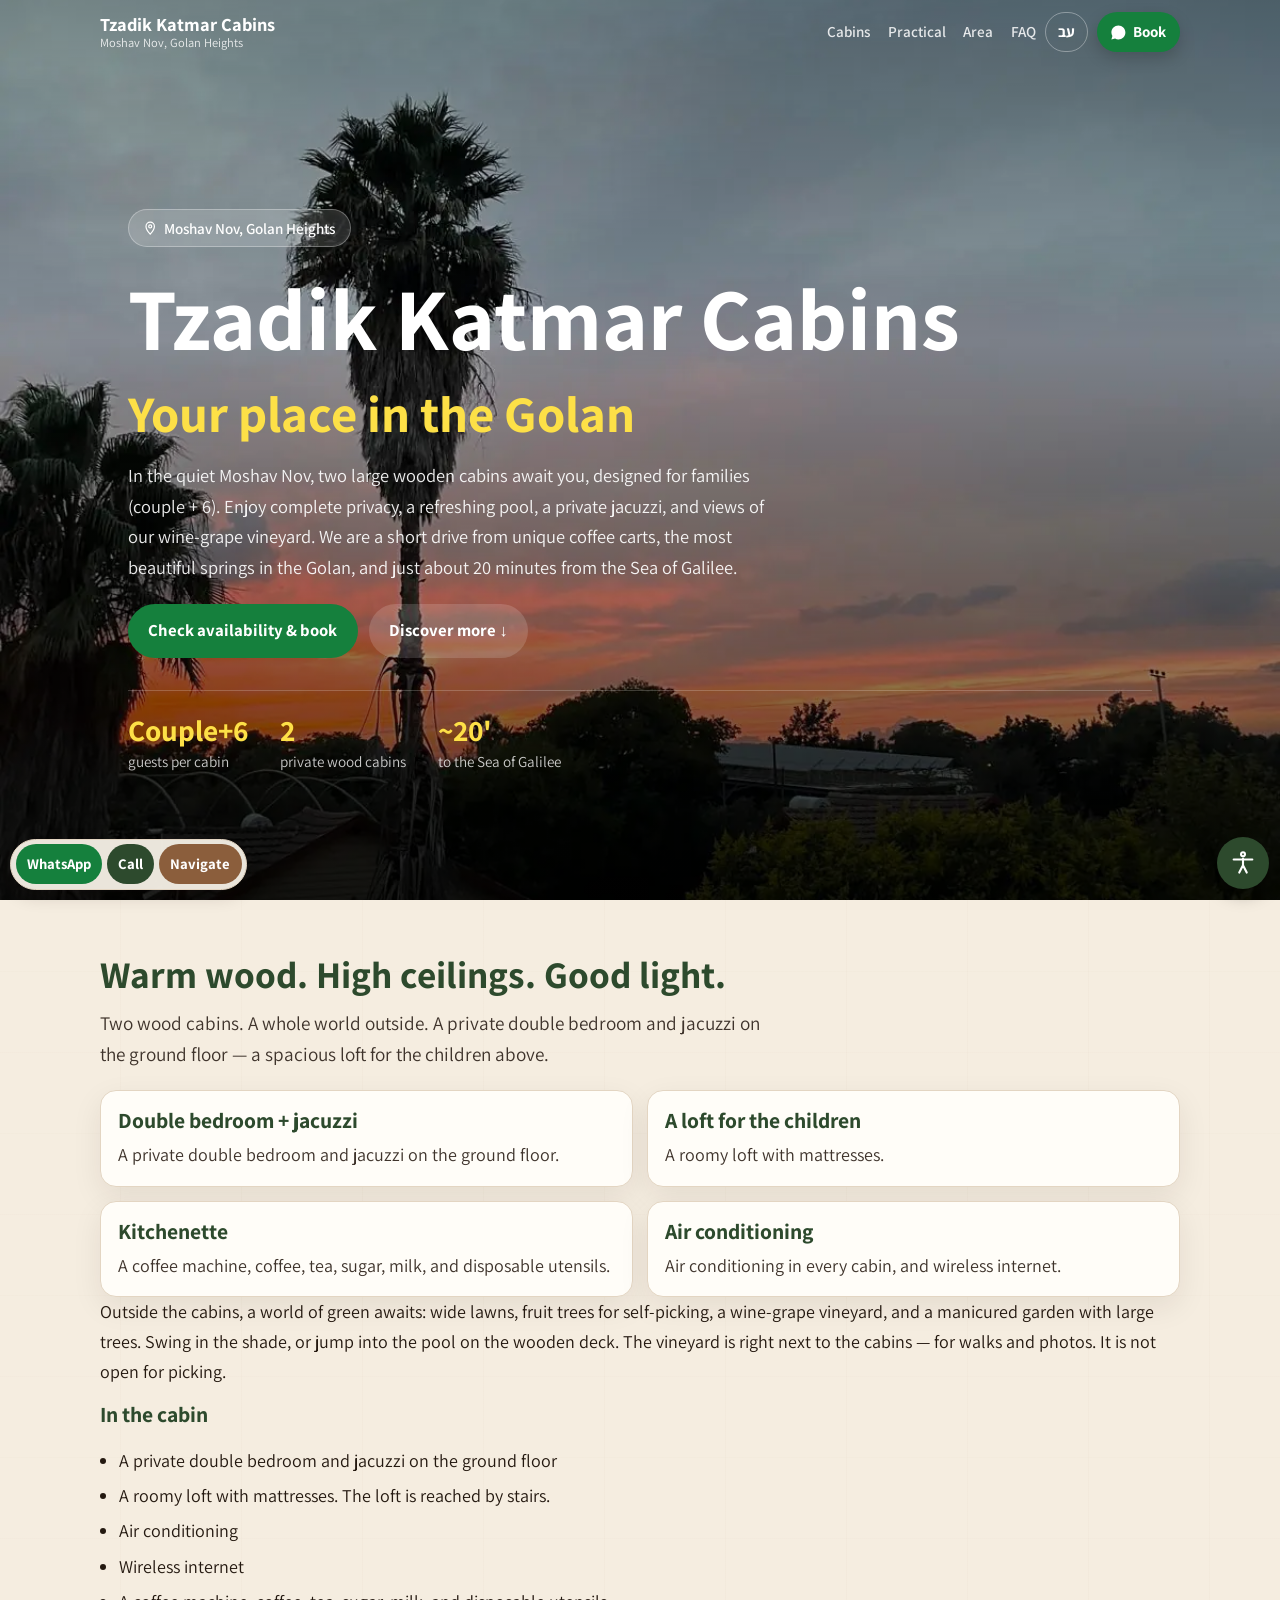
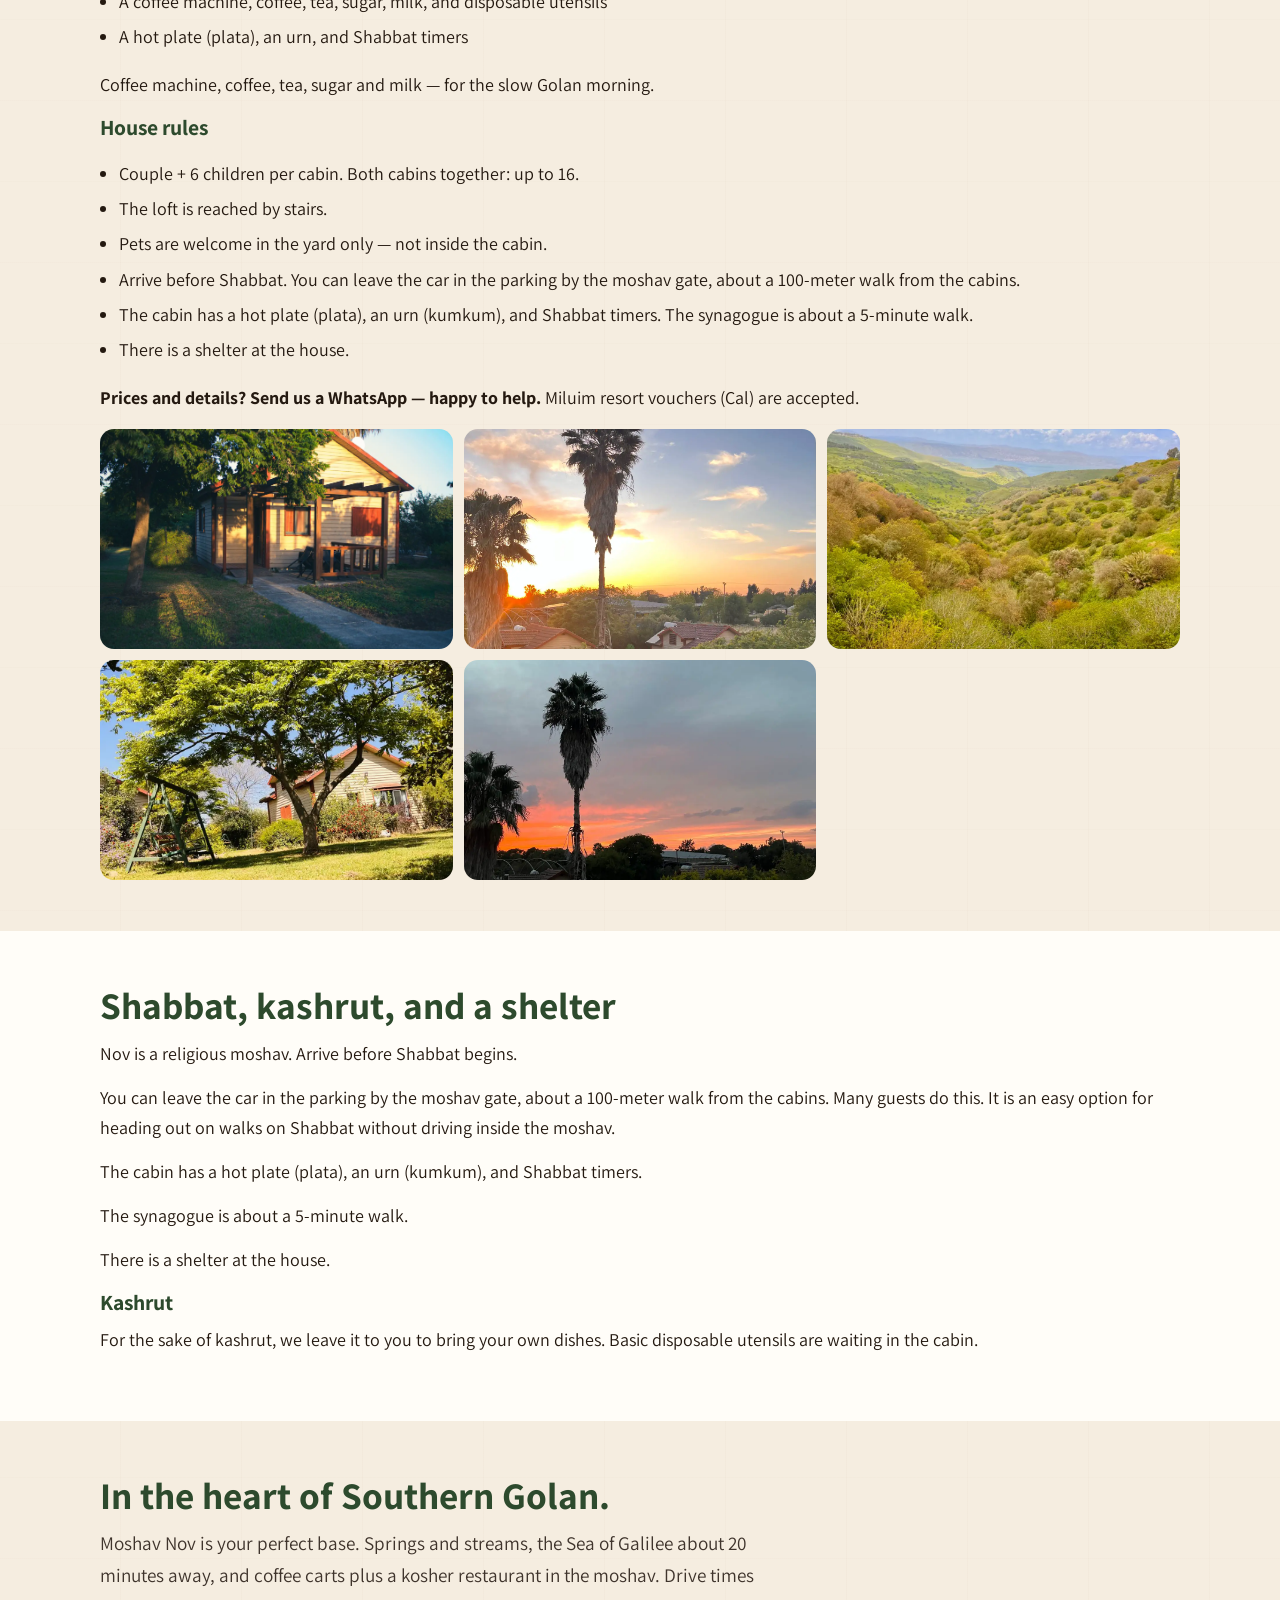
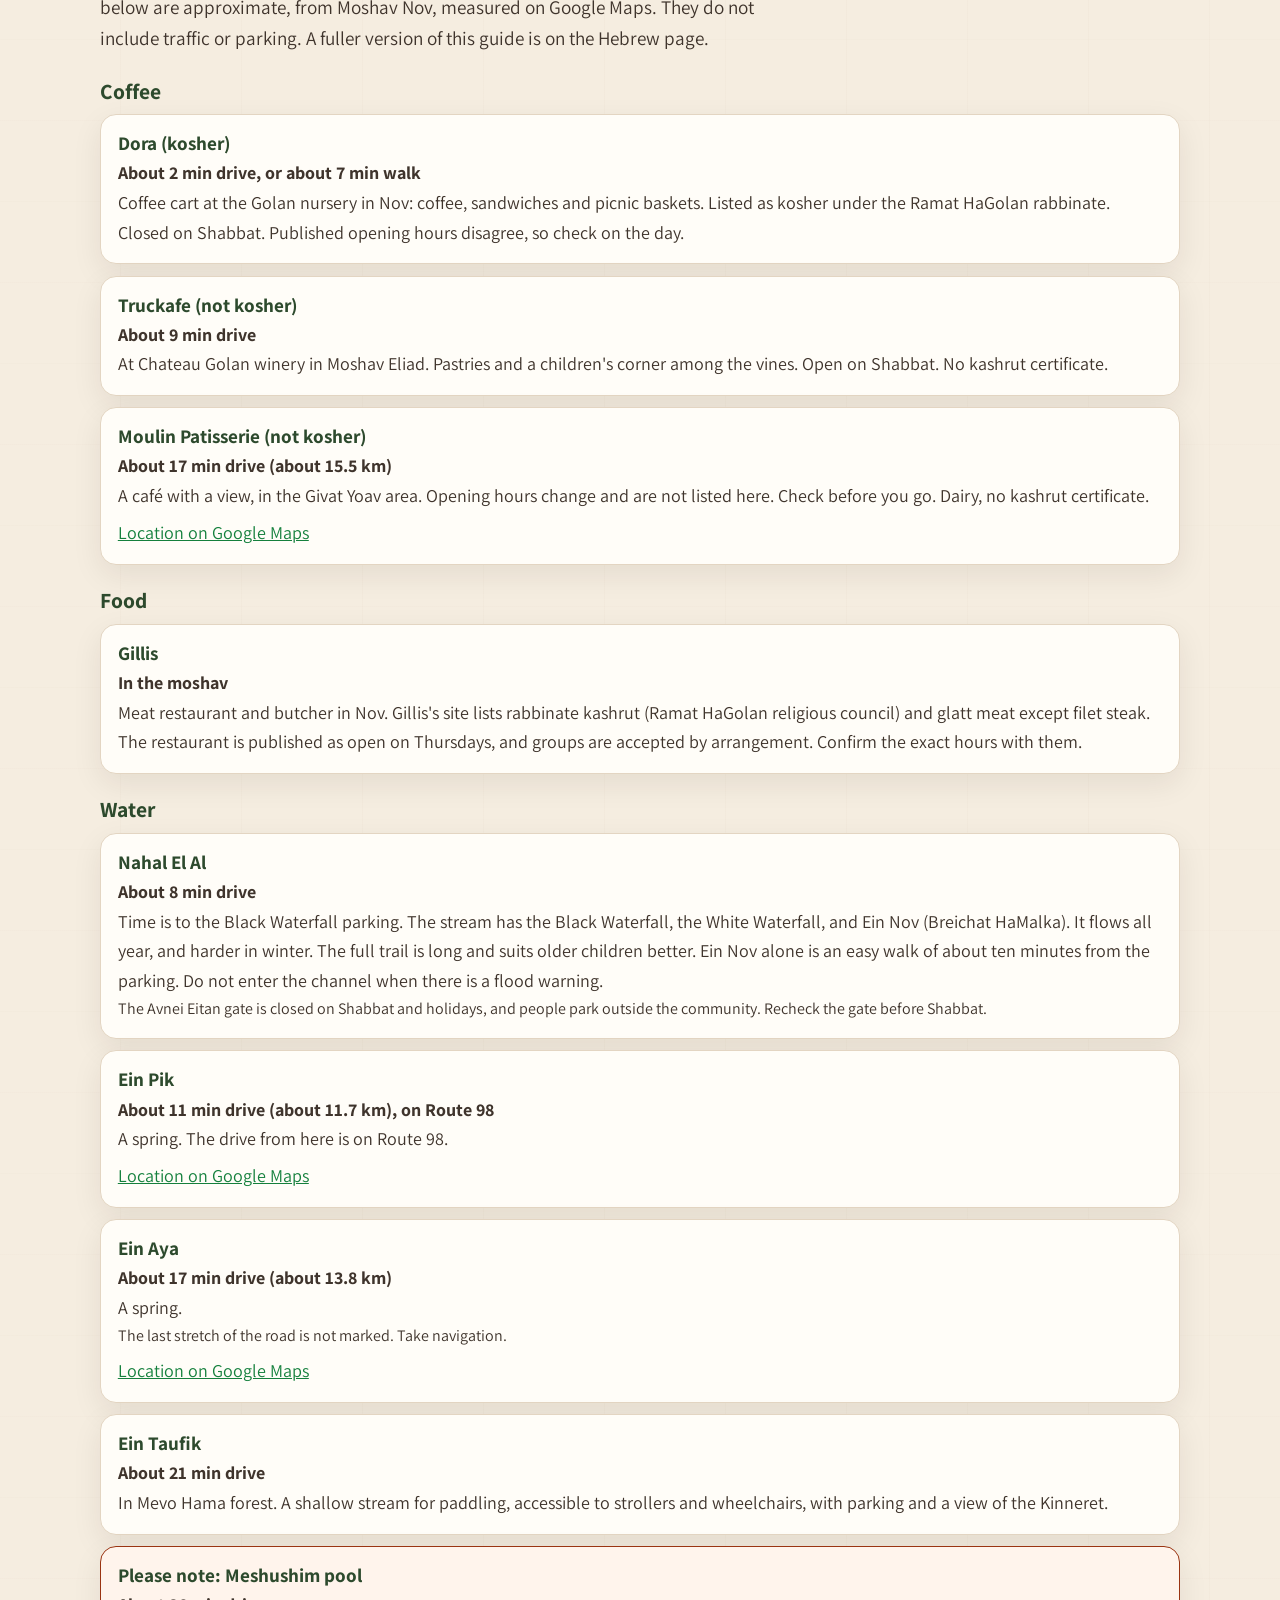
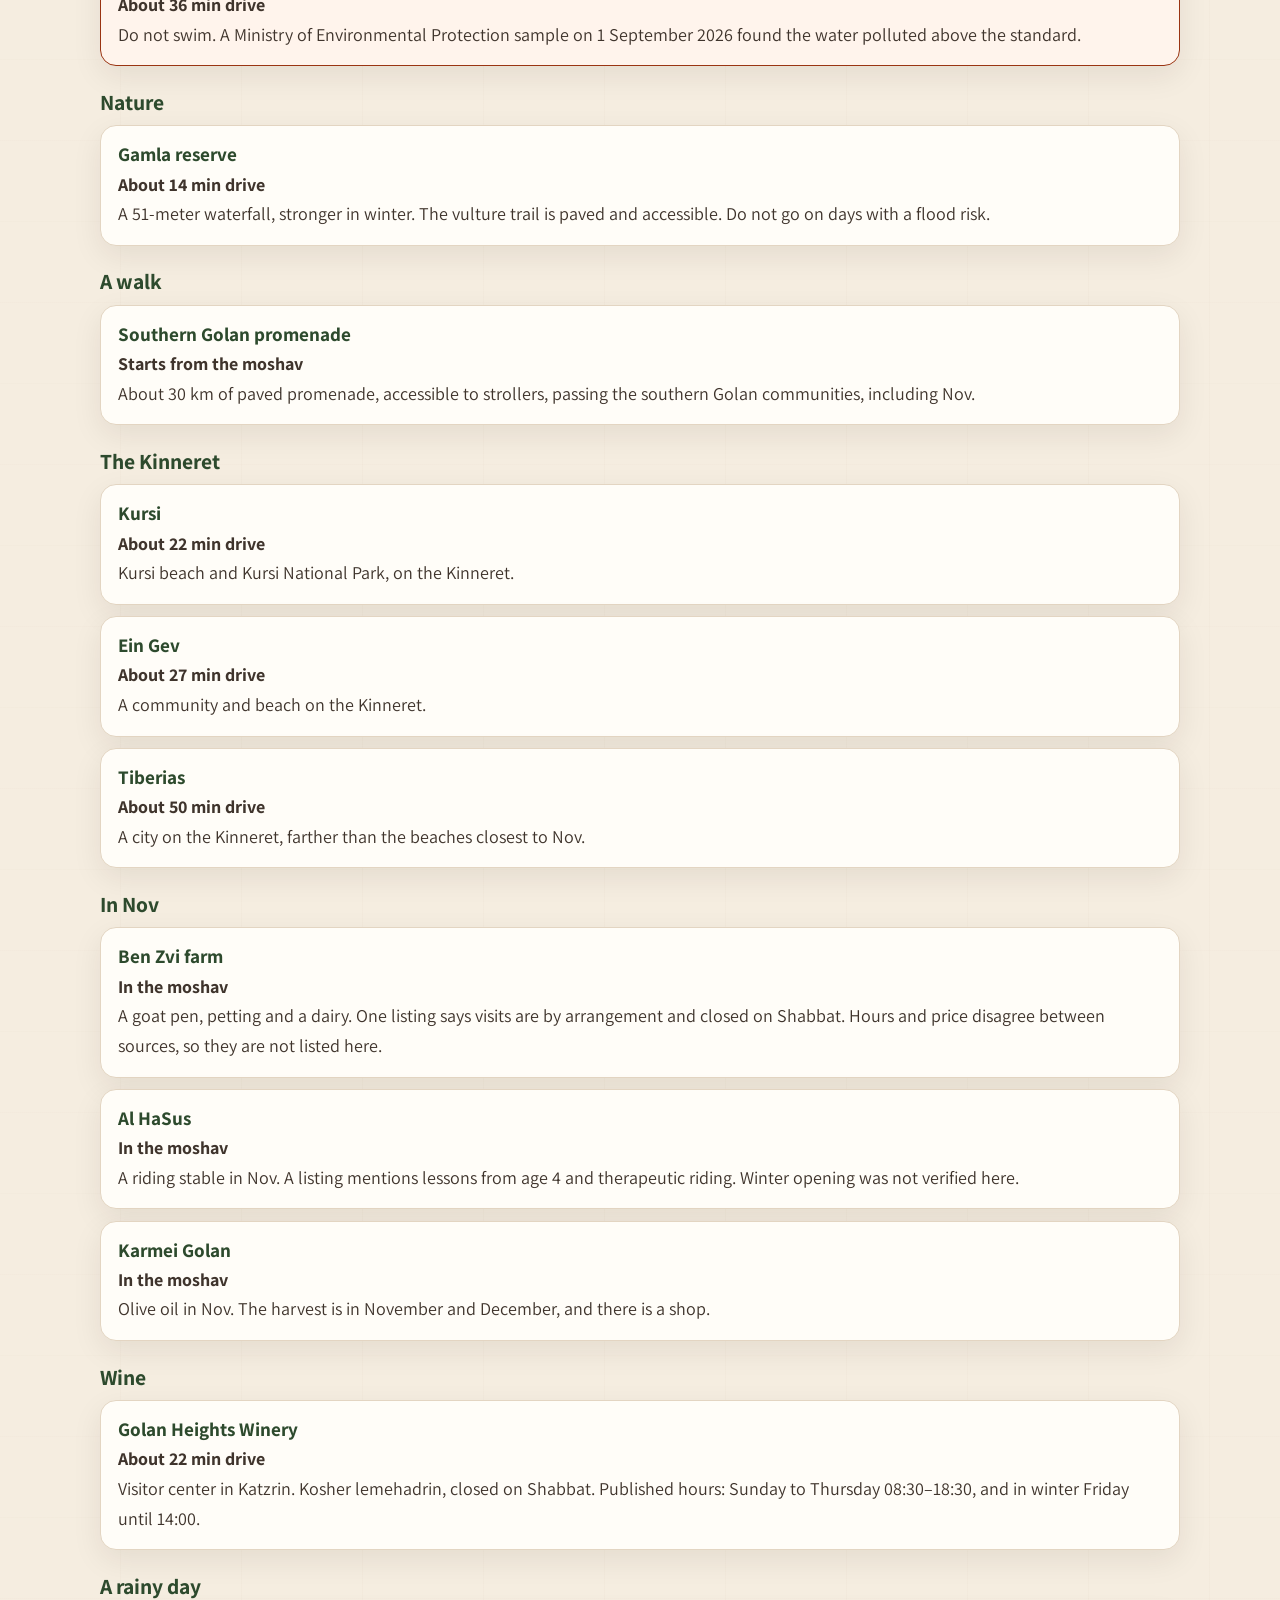
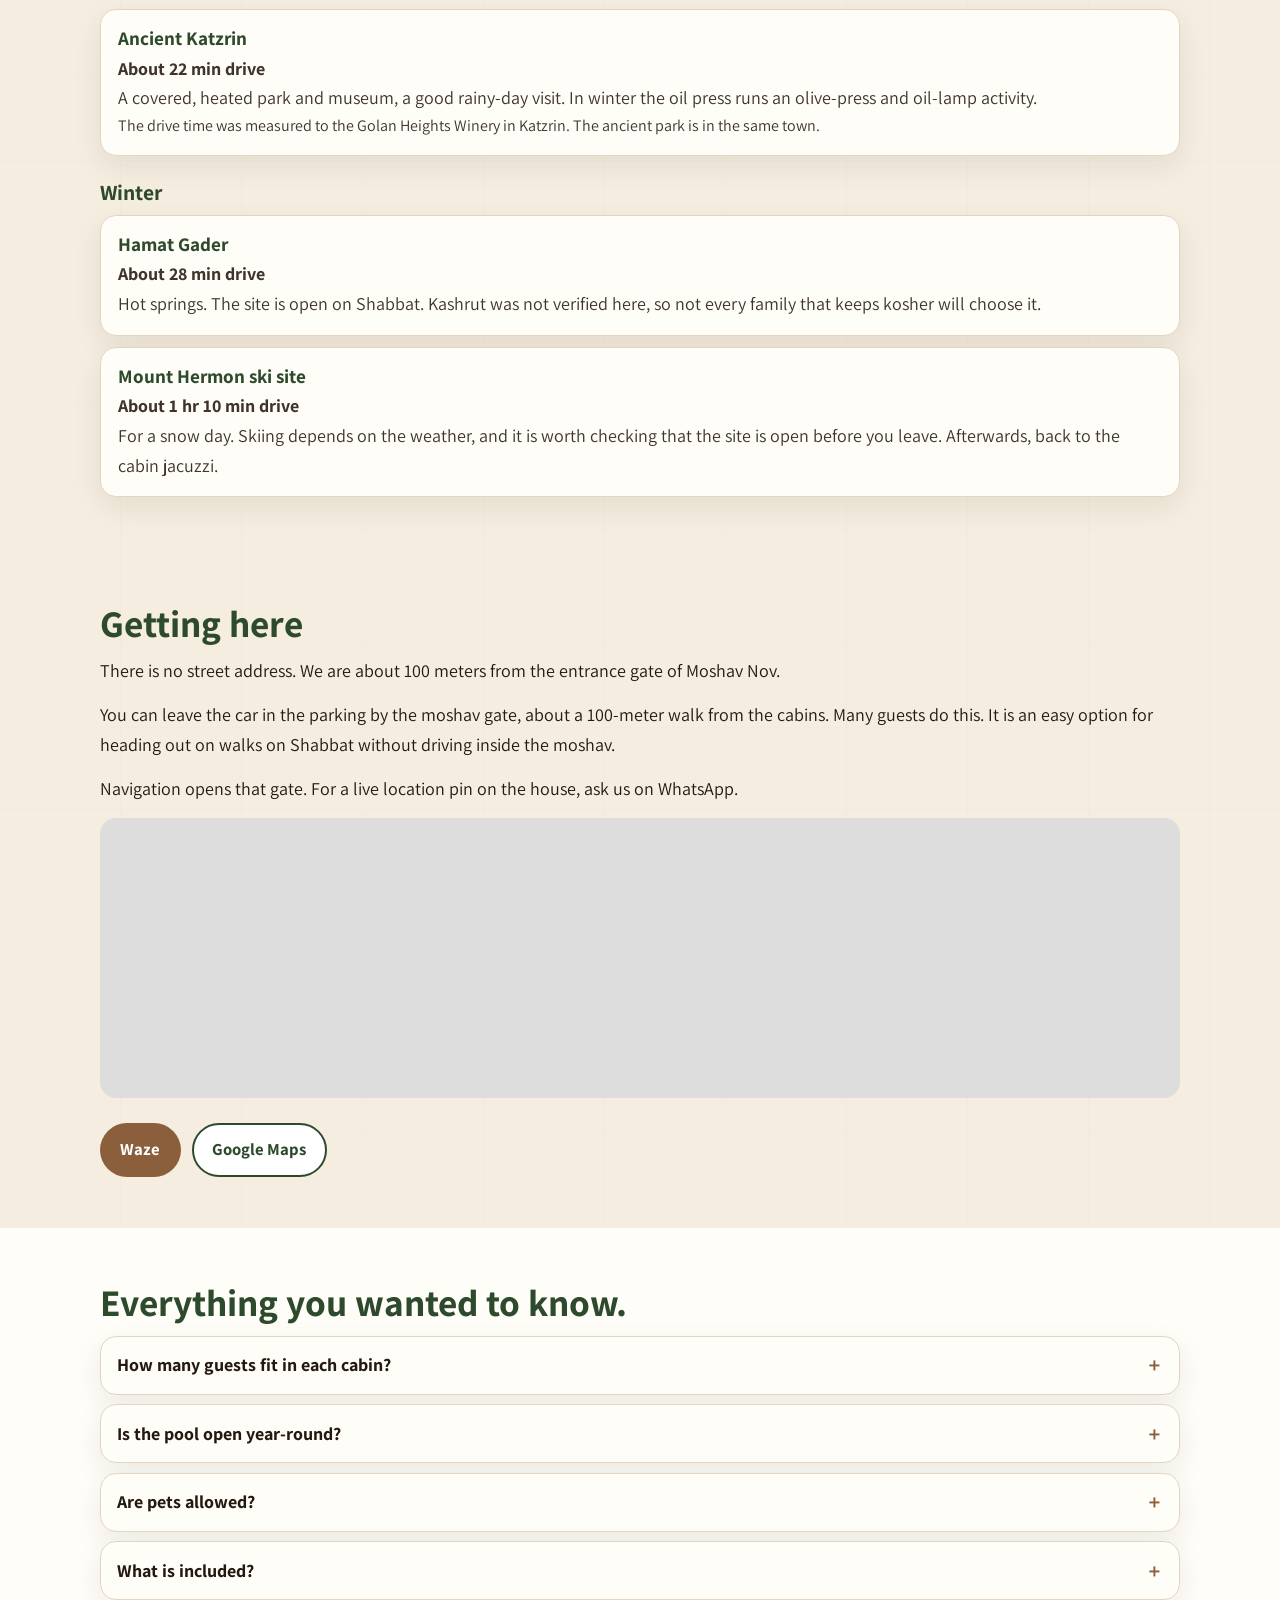
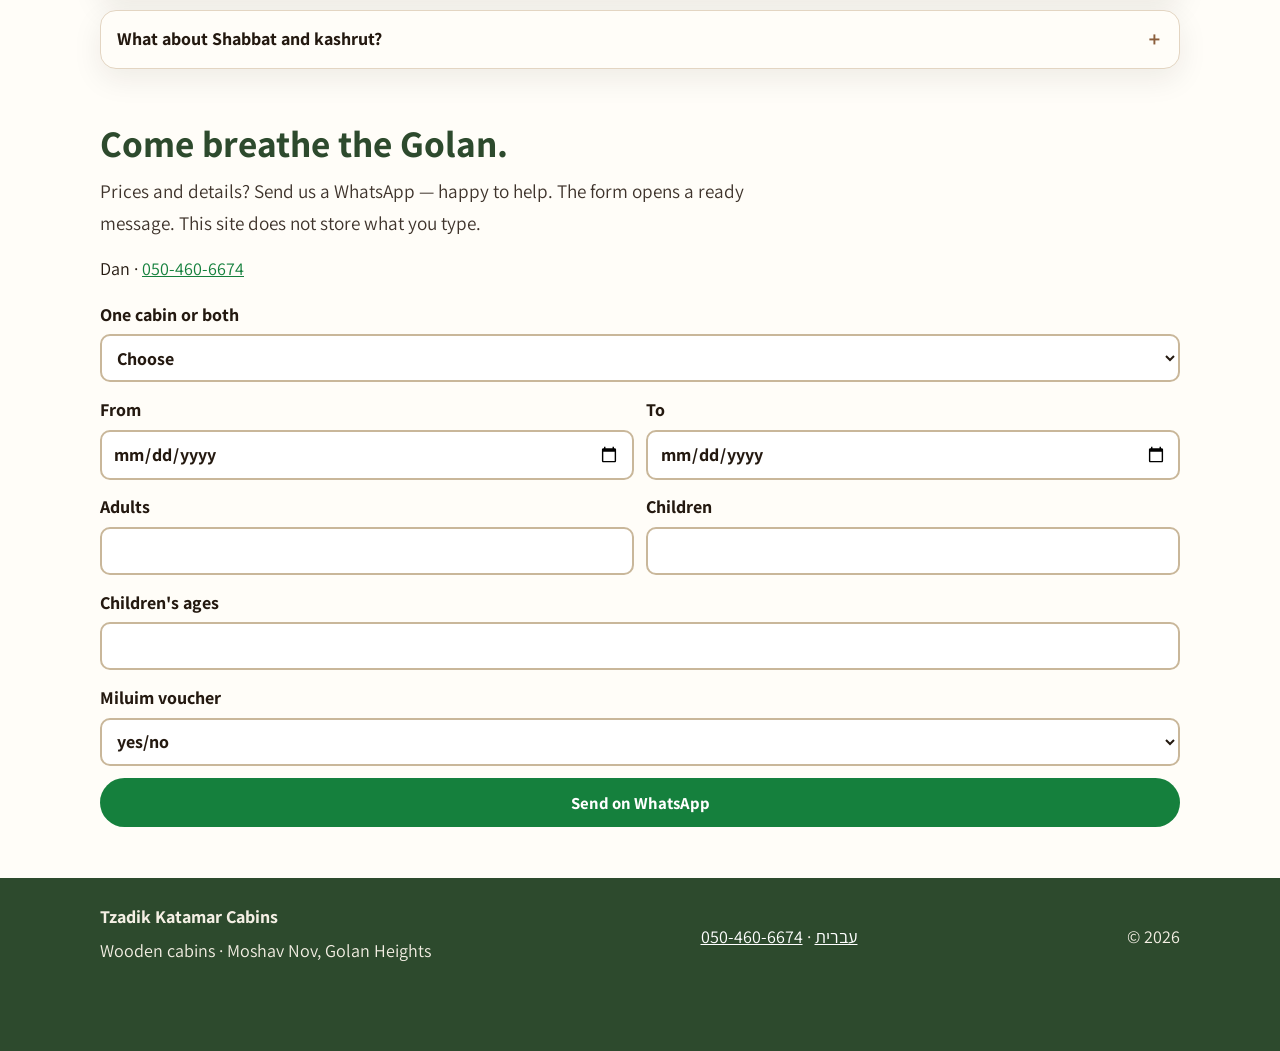
<file: en.html>
<!DOCTYPE html>
<html lang="en" dir="ltr">
<head>
<meta charset="UTF-8">
<meta name="viewport" content="width=device-width, initial-scale=1">
<!--
  google-site-verification: when Search Console gives you a meta tag, paste it on the next line.
  Do not invent a token. The tag looks like:
  <meta name="google-site-verification" content="PASTE_THE_TOKEN_FROM_SEARCH_CONSOLE">
-->
<title>Cabins in Moshav Nov | Tzadik Katmar, Golan Heights</title>
<meta name="description" content="Two wooden cabins in Moshav Nov for a couple and 6 children: a private jacuzzi, a summer pool, air conditioning, and Shabbat equipment. Golan Heights, about 20 minutes from the Sea of Galilee.">
<link rel="canonical" href="https://tzadikcabins.co.il/en.html">
<link rel="alternate" hreflang="he" href="https://tzadikcabins.co.il/">
<link rel="alternate" hreflang="en" href="https://tzadikcabins.co.il/en.html">
<link rel="alternate" hreflang="x-default" href="https://tzadikcabins.co.il/">
<meta name="robots" content="index, follow">
<meta name="theme-color" content="#16301c">
<meta property="og:type" content="website">
<meta property="og:locale" content="en_US">
<meta property="og:locale:alternate" content="he_IL">
<meta property="og:site_name" content="Tzadik Katmar Cabins">
<meta property="og:title" content="Cabins in Moshav Nov | Tzadik Katmar, Golan Heights">
<meta property="og:description" content="Two wooden cabins in Moshav Nov for a couple and 6 children: a private jacuzzi, a summer pool, air conditioning, and Shabbat equipment. Golan Heights, about 20 minutes from the Sea of Galilee.">
<meta property="og:url" content="https://tzadikcabins.co.il/en.html">
<meta property="og:image" content="https://tzadikcabins.co.il/images/og/share.jpg">
<meta property="og:image:secure_url" content="https://tzadikcabins.co.il/images/og/share.jpg">
<meta property="og:image:type" content="image/jpeg">
<meta property="og:image:width" content="1200">
<meta property="og:image:height" content="630">
<meta property="og:image:alt" content="A hammock between trees in the green garden in Moshav Nov">
<meta name="twitter:card" content="summary_large_image">
<meta name="twitter:title" content="Cabins in Moshav Nov | Tzadik Katmar, Golan Heights">
<meta name="twitter:description" content="Two wooden cabins in Moshav Nov for a couple and 6 children: a private jacuzzi, a summer pool, air conditioning, and Shabbat equipment. Golan Heights, about 20 minutes from the Sea of Galilee.">
<meta name="twitter:image" content="https://tzadikcabins.co.il/images/og/share.jpg">
<meta name="twitter:image:alt" content="A hammock between trees in the green garden in Moshav Nov">
<link rel="icon" href="favicon.svg" type="image/svg+xml">
<link rel="apple-touch-icon" href="images/og/apple-touch-icon.png">
<link rel="manifest" href="site.webmanifest">
<link rel="preload" as="image" href="images/cabins/golden-hour.webp" fetchpriority="high">
<style>
svg{max-width:28px;max-height:28px;overflow:hidden}
body{margin:0;font-family:Assistant,"Segoe UI","Arial Hebrew",Arial,sans-serif;font-size:1.125rem;line-height:1.65}
img{max-width:100%;height:auto;display:block}
.skip{position:absolute;top:-4rem}
.hero{position:relative;min-height:100vh;min-height:100svh;display:flex;align-items:flex-end;overflow:hidden;color:#fff;background:#1a2e1a}
.hero-bg{position:absolute;inset:0;width:100%;height:100%;max-width:none;object-fit:cover;object-position:center}
.hero-overlay{position:absolute;inset:0;background:linear-gradient(180deg,rgba(0,0,0,.38) 0%,rgba(0,0,0,.08) 38%,rgba(0,0,0,.68) 100%)}
.hero-content{position:relative;z-index:2;width:min(64rem,calc(100% - 3rem));margin-inline:auto;padding-top:5.5rem;padding-bottom:calc(7.75rem + env(safe-area-inset-bottom))}
.brandbar{position:absolute;top:0;left:0;right:0;z-index:20;background:transparent;color:#fff}
.brandbar-inner{width:min(1080px,calc(100% - 2.4rem));margin-inline:auto;display:flex;align-items:center;justify-content:space-between;gap:.75rem;min-height:4rem}
.bar-actions{display:flex;align-items:center;gap:.55rem}
.brand{color:#fff;text-decoration:none;font-weight:700;font-size:1.15rem;line-height:1.2}
.brand small{display:block;font-weight:400;font-size:.78rem;opacity:.85}
.hero h1{color:#fff;font-size:clamp(2.25rem,7vw,5.5rem);line-height:1.25;margin:0 0 .6rem}
.hero-sub{color:#fde047;font-weight:700;font-size:clamp(1.4rem,4vw,3.25rem);line-height:1.2;margin:0 0 1rem}
.hero-body{color:rgba(255,255,255,.92);font-size:clamp(1rem,2vw,1.15rem);max-width:40rem;margin:0 0 1.4rem}
.loc-pill{display:inline-flex;align-items:center;gap:.4rem;margin:0 0 1rem;color:#fff;background:rgba(255,255,255,.15);border:1px solid rgba(255,255,255,.3);border-radius:999px;padding:.35rem .9rem;font-weight:600}
.actions{display:flex;flex-wrap:wrap;gap:.7rem}
.btn{display:inline-flex;align-items:center;justify-content:center;gap:.45rem;min-height:48px;padding:.7rem 1.15rem;border-radius:999px;font-weight:700;font-size:1.05rem;text-decoration:none;border:2px solid transparent}
.btn-wa{background:#15803d;color:#fff}
.btn-ghost{background:rgba(255,255,255,.15);color:#fff;border-color:rgba(255,255,255,.4)}
.stats{display:flex;flex-wrap:wrap;gap:1.4rem 2rem;list-style:none;padding:1.4rem 0 0;margin:2rem 0 0;border-top:1px solid rgba(255,255,255,.2)}
.stats strong{display:block;font-size:1.85rem;color:#fde047;line-height:1.1}
.stats span{color:rgba(255,255,255,.78);font-weight:500;font-size:.95rem}
.lang-link{color:#fff;text-decoration:none;font-weight:700;border:1px solid rgba(255,255,255,.35);border-radius:999px;padding:.35rem .75rem;min-height:40px;display:inline-flex;align-items:center}
.nav-wa{display:inline-flex;align-items:center;gap:.4rem;background:#15803d;color:#fff;text-decoration:none;font-weight:700;border-radius:999px;min-height:40px;padding:.35rem .85rem}
@media (max-width:799px){
.section-links{display:none}
.nav-wa span{position:absolute;width:1px;height:1px;overflow:hidden;clip:rect(0 0 0 0)}
.nav-wa{flex:0 0 auto;width:42px;height:42px;min-height:42px;padding:0;justify-content:center}
.lang-link{flex:0 0 auto}
}
.dock{position:fixed;left:.65rem;bottom:calc(.65rem + env(safe-area-inset-bottom));z-index:40;display:flex;width:auto;max-width:calc(100% - 5.2rem);gap:.3rem;padding:.28rem;background:rgba(244,239,228,.96);border:1px solid #e3d5c2;border-radius:999px}
.dock a{display:flex;align-items:center;justify-content:center;min-height:40px;padding:.35rem .7rem;border-radius:999px;color:#fff;text-decoration:none;font-weight:700;font-size:.92rem}
.dock .wa{background:#15803d}.dock .call{background:#2d4a2d}.dock .go{background:#8b5e3c}
#a11y-btn{position:fixed;right:.7rem;bottom:calc(.7rem + env(safe-area-inset-bottom));z-index:60;width:52px;height:52px;border:0;border-radius:50%;background:#2d4a2d;color:#fff;padding:0;display:flex;align-items:center;justify-content:center}
.a11y-btn-label{position:absolute;width:1px;height:1px;overflow:hidden;clip:rect(0 0 0 0)}
#a11y-btn svg{width:28px;height:28px}
</style>
<link rel="preload" href="css/styles.css" as="style">
<link rel="stylesheet" href="css/styles.css" media="print" onload="this.media='all'">
<noscript><link rel="stylesheet" href="css/styles.css"></noscript>
<!-- JSON-LD geo: no confirmed coordinates. Do not add latitude/longitude until cabinCoordinates is checked at the cabin door. -->
<script type="application/ld+json">
{
  "@context": "https://schema.org",
  "@graph": [
    {
      "@type": "LodgingBusiness",
      "@id": "https://tzadikcabins.co.il/en.html#lodging",
      "name": "Tzadik Katmar Cabins",
      "description": "Two wooden cabins in Moshav Nov. Each cabin fits a couple + 6 children, with a private jacuzzi, a summer pool, and a wine-grape vineyard.",
      "url": "https://tzadikcabins.co.il/en.html",
      "image": "https://tzadikcabins.co.il/images/og/share.jpg",
      "telephone": "+972-50-460-6674",
      "inLanguage": "en",
      "address": {
        "@type": "PostalAddress",
        "addressLocality": "Nov",
        "addressRegion": "Golan Heights",
        "addressCountry": "IL"
      },
      "numberOfRooms": 2,
      "occupancy": {
        "@type": "QuantitativeValue",
        "maxValue": 16,
        "unitText": "Up to 16 guests in both cabins; a couple + 6 children in each cabin"
      },
      "amenityFeature": [
        {
          "@type": "LocationFeatureSpecification",
          "name": "Private jacuzzi",
          "value": true
        },
        {
          "@type": "LocationFeatureSpecification",
          "name": "Kitchenette",
          "value": true
        },
        {
          "@type": "LocationFeatureSpecification",
          "name": "Air conditioning",
          "value": true
        },
        {
          "@type": "LocationFeatureSpecification",
          "name": "Garden, orchard, and wine-grape vineyard",
          "value": true
        },
        {
          "@type": "LocationFeatureSpecification",
          "name": "Summer pool",
          "value": true
        },
        {
          "@type": "LocationFeatureSpecification",
          "name": "Hot plate, urn, and Shabbat timers",
          "value": true
        }
      ],
      "additionalProperty": [
        {
          "@type": "PropertyValue",
          "name": "Guests per cabin",
          "value": "A couple + 6 children"
        },
        {
          "@type": "PropertyValue",
          "name": "Both cabins together",
          "value": "Up to 16 guests"
        },
        {
          "@type": "PropertyValue",
          "name": "Pets",
          "value": "Yard only, not inside the cabin"
        }
      ]
    },
    {
      "@type": "FAQPage",
      "@id": "https://tzadikcabins.co.il/en.html#faq",
      "url": "https://tzadikcabins.co.il/en.html#faq",
      "inLanguage": "en",
      "mainEntity": [
        {
          "@type": "Question",
          "name": "How many guests fit in each cabin?",
          "acceptedAnswer": {
            "@type": "Answer",
            "text": "Each cabin is planned for a couple + 6 children. A private double bedroom on the entry level, and above it a roomy loft with mattresses. The loft is reached by stairs. Both cabins together — up to 16 guests."
          }
        },
        {
          "@type": "Question",
          "name": "Is the pool open year-round?",
          "acceptedAnswer": {
            "@type": "Answer",
            "text": "The pool is open during the summer months. It is built into a wooden deck and shared by both cabins. Each cabin has its own private jacuzzi."
          }
        },
        {
          "@type": "Question",
          "name": "Are pets allowed?",
          "acceptedAnswer": {
            "@type": "Answer",
            "text": "Pets are welcome in the yard only — not inside the cabin."
          }
        },
        {
          "@type": "Question",
          "name": "What is included?",
          "acceptedAnswer": {
            "@type": "Answer",
            "text": "Air conditioning in every cabin, a coffee machine, coffee, tea, sugar, milk, and disposable utensils, wireless internet, a kitchenette, and a private jacuzzi. Prices and details? Send us a WhatsApp — happy to help."
          }
        },
        {
          "@type": "Question",
          "name": "What about Shabbat and kashrut?",
          "acceptedAnswer": {
            "@type": "Answer",
            "text": "Arrive before Shabbat. You can leave the car in the parking by the moshav gate, about a 100-meter walk from the cabins. The cabin has a hot plate, an urn, and Shabbat timers. For the sake of kashrut, we leave it to you to bring your own dishes. Basic disposable utensils are waiting in the cabin."
          }
        }
      ]
    }
  ]
}
</script>
</head>
<body data-lang="en">
<a class="skip" href="#main">Skip to content</a>
<header class="brandbar">
  <div class="brandbar-inner">
    <a class="brand" href="#top">Tzadik Katmar Cabins<small>Moshav Nov, Golan Heights</small></a>
    <div class="bar-actions">
      <nav class="section-links" aria-label="Sections">
        <a href="#cabins">Cabins</a>
        <a href="#practical">Practical</a>
        <a href="#around">Area</a>
        <a href="#faq">FAQ</a>
      </nav>
      <a class="lang-link" href="index.html" hreflang="he" lang="he">עב</a>
      <a class="nav-wa" data-wa href="https://wa.me/972504606674" target="_blank" rel="noopener">
        <svg viewBox="0 0 24 24" width="20" height="20" fill="currentColor" aria-hidden="true"><path d="M17.5 14.4c-.3-.2-1.7-.8-2-.9-.3-.1-.5-.2-.7.2-.2.3-.8.9-1 1.1-.2.2-.4.2-.7.1-.3-.2-1.2-.5-2.4-1.5-.9-.8-1.5-1.8-1.7-2.1-.2-.3 0-.5.1-.6l.4-.5c.1-.2.2-.3.3-.5.1-.2 0-.4 0-.5l-.9-2.2c-.2-.6-.5-.5-.7-.5h-.6c-.2 0-.5.1-.8.4C5.7 9.7 5 10.4 5 11.9s1.1 2.9 1.2 3.1c.1.2 2.1 3.2 5.1 4.5.7.3 1.3.5 1.7.6.7.2 1.4.2 1.9.1.6-.1 1.7-.7 2-1.4.2-.7.2-1.2.1-1.4-.1-.1-.3-.2-.5-.3zM12 2C6.5 2 2 6.5 2 12c0 1.8.5 3.5 1.4 5L2 22l5.2-1.4A10 10 0 0 0 12 22c5.5 0 10-4.5 10-10S17.5 2 12 2z"/></svg>
        <span>Book</span>
      </a>
    </div>
  </div>
</header>

<main id="main">
  <section class="hero" id="top">
    <img class="hero-bg" src="images/cabins/golden-hour.webp" width="1200" height="1600" alt="A wooden cabin at dusk in Moshav Nov" fetchpriority="high" decoding="async">
    <div class="hero-overlay" aria-hidden="true"></div>
    <div class="hero-content">
      <p class="loc-pill">
        <svg viewBox="0 0 24 24" width="16" height="16" fill="none" stroke="currentColor" stroke-width="2" aria-hidden="true"><path d="M12 2C8.13 2 5 5.13 5 9c0 5.25 7 13 7 13s7-7.75 7-13c0-3.87-3.13-7-7-7z"/><circle cx="12" cy="9" r="2.5"/></svg>
        Moshav Nov, Golan Heights
      </p>
      <h1>Tzadik Katmar Cabins</h1>
      <p class="hero-sub">Your place in the Golan</p>
      <p class="hero-body">In the quiet Moshav Nov, two large wooden cabins await you, designed for families (couple + 6). Enjoy complete privacy, a refreshing pool, a private jacuzzi, and views of our wine-grape vineyard. We are a short drive from unique coffee carts, the most beautiful springs in the Golan, and just about 20 minutes from the Sea of Galilee.</p>
      <div class="actions">
        <a class="btn btn-wa" data-wa href="https://wa.me/972504606674" target="_blank" rel="noopener">Check availability &amp; book</a>
        <a class="btn btn-ghost" href="#cabins">Discover more ↓</a>
      </div>
      <ul class="stats">
        <li><strong>Couple+6</strong><span>guests per cabin</span></li>
        <li><strong>2</strong><span>private wood cabins</span></li>
        <li><strong>~20'</strong><span>to the Sea of Galilee</span></li>
      </ul>
    </div>
  </section>

  <section class="section" id="cabins">
    <div class="wrap">
      <h2>Warm wood. High ceilings. Good light.</h2>
      <p class="lede">Two wood cabins. A whole world outside. A private double bedroom and jacuzzi on the ground floor — a spacious loft for the children above.</p>
      <ul class="cards">
        <li class="card"><h3>Double bedroom + jacuzzi</h3><p>A private double bedroom and jacuzzi on the ground floor.</p></li>
        <li class="card"><h3>A loft for the children</h3><p>A roomy loft with mattresses.</p></li>
        <li class="card"><h3>Kitchenette</h3><p>A coffee machine, coffee, tea, sugar, milk, and disposable utensils.</p></li>
        <li class="card"><h3>Air conditioning</h3><p>Air conditioning in every cabin, and wireless internet.</p></li>
      </ul>
      <p>Outside the cabins, a world of green awaits: wide lawns, fruit trees for self-picking, a wine-grape vineyard, and a manicured garden with large trees. Swing in the shade, or jump into the pool on the wooden deck. The vineyard is right next to the cabins — for walks and photos. It is not open for picking.</p>
      <h3>In the cabin</h3>
      <ul class="checks">
        <li>A private double bedroom and jacuzzi on the ground floor</li>
        <li>A roomy loft with mattresses. The loft is reached by stairs.</li>
        <li>Air conditioning</li>
        <li>Wireless internet</li>
        <li>A coffee machine, coffee, tea, sugar, milk, and disposable utensils</li>
        <li>A hot plate (plata), an urn, and Shabbat timers</li>
      </ul>
      <p>Coffee machine, coffee, tea, sugar and milk — for the slow Golan morning.</p>
      <h3>House rules</h3>
      <ul class="checks">
        <li>Couple + 6 children per cabin. Both cabins together: up to 16.</li>
        <li>The loft is reached by stairs.</li>
        <li>Pets are welcome in the yard only — not inside the cabin.</li>
        <li>Arrive before Shabbat. You can leave the car in the parking by the moshav gate, about a 100-meter walk from the cabins.</li>
        <li>The cabin has a hot plate (plata), an urn (kumkum), and Shabbat timers. The synagogue is about a 5-minute walk.</li>
        <li>There is a shelter at the house.</li>
      </ul>
      <p><strong>Prices and details? Send us a WhatsApp — happy to help.</strong> Miluim resort vouchers (Cal) are accepted.</p>
      <ul class="gallery">
        <li><button type="button" class="js-photo"><img src="images/cabins/loft-mattresses.webp" width="1600" height="1068" alt="A loft with mattresses for the children, reached by stairs" loading="lazy" decoding="async"></button></li>
        <li><button type="button" class="js-photo"><img src="images/cabins/bedroom-bright.webp" width="1234" height="1600" alt="Parents' room with a double bed and daylight" loading="lazy" decoding="async"></button></li>
        <li><button type="button" class="js-photo"><img src="images/garden/pool.webp" width="960" height="1280" alt="The summer pool on a wooden deck, with lawn and trees" loading="lazy" decoding="async"></button></li>
        <li><button type="button" class="js-photo"><img src="images/garden/hammock-tree.webp" width="936" height="1280" alt="A rope hammock between fruit trees in the yard" loading="lazy" decoding="async"></button></li>
        <li><button type="button" class="js-photo"><img src="images/cabins/golden-hour.webp" width="1200" height="1600" alt="A jacuzzi on the deck beside the cabin at dusk" loading="lazy" decoding="async"></button></li>
      </ul>
    </div>
  </section>

  <section class="section section-paper" id="practical">
    <div class="wrap">
      <h2>Shabbat, kashrut, and a shelter</h2>
      <p>Nov is a religious moshav. Arrive before Shabbat begins.</p>
      <p>You can leave the car in the parking by the moshav gate, about a 100-meter walk from the cabins. Many guests do this. It is an easy option for heading out on walks on Shabbat without driving inside the moshav.</p>
      <p>The cabin has a hot plate (plata), an urn (kumkum), and Shabbat timers.</p>
      <p>The synagogue is about a 5-minute walk.</p>
      <p>There is a shelter at the house.</p>
      <h3>Kashrut</h3>
      <p>For the sake of kashrut, we leave it to you to bring your own dishes. Basic disposable utensils are waiting in the cabin.</p>
    </div>
  </section>

  <section class="section" id="around">
    <div class="wrap">
      <h2>In the heart of Southern Golan.</h2>
      <p class="lede">Moshav Nov is your perfect base. Springs and streams, the Sea of Galilee about 20 minutes away, and coffee carts plus a kosher restaurant in the moshav. Drive times below are approximate, from Moshav Nov, measured on Google Maps. They do not include traffic or parking. A fuller version of this guide is on the Hebrew page.</p>
      <div id="place-list"></div>
    </div>
  </section>

  <section class="section" id="map">
    <div class="wrap">
      <h2>Getting here</h2>
      <p>There is no street address. We are about 100 meters from the entrance gate of Moshav Nov.</p>
      <p>You can leave the car in the parking by the moshav gate, about a 100-meter walk from the cabins. Many guests do this. It is an easy option for heading out on walks on Shabbat without driving inside the moshav.</p>
      <p>Navigation opens that gate. For a live location pin on the house, ask us on WhatsApp.</p>
      <iframe id="map-frame" class="map-frame" title="Map of the entrance gate of Moshav Nov" loading="lazy" referrerpolicy="no-referrer-when-downgrade" src="https://maps.google.com/maps?q=Moshav%20Nov%20entrance%20gate%2C%20Golan%20Heights&amp;hl=en&amp;z=15&amp;output=embed"></iframe>
      <div class="actions on-cream" style="margin-top:1rem">
        <a class="btn btn-wood" data-map="waze" href="https://waze.com/ul?q=Moshav%20Nov%20entrance%20gate%2C%20Golan%20Heights&amp;navigate=yes" target="_blank" rel="noopener">Waze</a>
        <a class="btn btn-line" data-map="google" href="https://www.google.com/maps/search/?api=1&amp;query=Moshav%20Nov%20entrance%20gate%2C%20Golan%20Heights" target="_blank" rel="noopener">Google Maps</a>
      </div>
    </div>
  </section>

  <section class="section section-paper" id="faq">
    <div class="wrap">
      <h2>Everything you wanted to know.</h2>
      <div class="faq">
        <details>
          <summary>How many guests fit in each cabin?</summary>
          <p>Each cabin is planned for a couple + 6 children. A private double bedroom on the entry level, and above it a roomy loft with mattresses. The loft is reached by stairs. Both cabins together — up to 16 guests.</p>
        </details>
        <details>
          <summary>Is the pool open year-round?</summary>
          <p>The pool is open during the summer months. It is built into a wooden deck and shared by both cabins. Each cabin has its own private jacuzzi.</p>
        </details>
        <details>
          <summary>Are pets allowed?</summary>
          <p>Pets are welcome in the yard only — not inside the cabin.</p>
        </details>
        <details>
          <summary>What is included?</summary>
          <p>Air conditioning in every cabin, a coffee machine, coffee, tea, sugar, milk, and disposable utensils, wireless internet, a kitchenette, and a private jacuzzi. Prices and details? Send us a WhatsApp — happy to help.</p>
        </details>
        <details>
          <summary>What about Shabbat and kashrut?</summary>
          <p>Arrive before Shabbat. You can leave the car in the parking by the moshav gate, about a 100-meter walk from the cabins. The cabin has a hot plate, an urn, and Shabbat timers. For the sake of kashrut, we leave it to you to bring your own dishes. Basic disposable utensils are waiting in the cabin.</p>
        </details>
      </div>
    </div>
  </section>

  <section class="section section-paper" id="contact">
    <div class="wrap">
      <h2>Come breathe the Golan.</h2>
      <p class="lede">Prices and details? Send us a WhatsApp — happy to help. The form opens a ready message. This site does not store what you type.</p>
      <p>Dan · <a href="tel:+972504606674">050-460-6674</a></p>
      <form id="inquiry" class="form">
        <label>One cabin or both
          <select id="cabin" name="cabin">
            <option value="">Choose</option>
            <option>One cabin</option>
            <option>Both cabins</option>
          </select>
        </label>
        <div class="form-row">
          <label>From <input id="arrival" name="arrival" type="date"></label>
          <label>To <input id="departure" name="departure" type="date"></label>
        </div>
        <div class="form-row">
          <label>Adults <input id="adults" name="adults" type="number" inputmode="numeric" min="1" max="16"></label>
          <label>Children <input id="children" name="children" type="number" inputmode="numeric" min="0" max="14"></label>
        </div>
        <label>Children's ages <input id="ages" name="ages" type="text" autocomplete="off"></label>
        <label>Miluim voucher
          <select id="miluim" name="miluim">
            <option value="">yes/no</option>
            <option>yes</option>
            <option>no</option>
          </select>
        </label>
        <button class="btn btn-wa" type="submit">Send on WhatsApp</button>
      </form>
    </div>
  </section>
</main>

<footer class="site">
  <div class="wrap footer-row">
    <div>
      <strong>Tzadik Katamar Cabins</strong>
      <p>Wooden cabins · Moshav Nov, Golan Heights</p>
    </div>
    <p><a href="index.html" hreflang="he" lang="he">עברית</a> · <a href="tel:+972504606674">050-460-6674</a></p>
    <p>© <span id="year">2026</span></p>
  </div>
</footer>

<nav class="dock" aria-label="Quick actions">
  <a class="wa" data-wa href="https://wa.me/972504606674?text=Hello%20Dan%2C%20we%20are%20interested%20in%20Tzadik%20Katamar%20cabins%20in%20Moshav%20Nov.%0AOne%20cabin%20or%20both%3A%20%0ADates%3A%20%0AAdults%3A%20%0AChildren%20and%20ages%3A%20%0AMiluim%20voucher%3A%20yes/no" target="_blank" rel="noopener">WhatsApp</a>
  <a class="call" href="tel:+972504606674">Call</a>
  <a class="go" data-map="waze" href="https://waze.com/ul?q=Moshav%20Nov%20entrance%20gate%2C%20Golan%20Heights&amp;navigate=yes" target="_blank" rel="noopener">Navigate</a>
</nav>

<dialog id="lightbox" aria-label="Enlarged photo">
  <div class="lb-bar">
    <button type="button" id="lb-prev">Previous</button>
    <button type="button" id="lb-close">Close</button>
    <button type="button" id="lb-next">Next</button>
  </div>
  <img id="lb-img" alt="">
  <p id="lb-cap"></p>
</dialog>
<script src="js/site-data.js" defer></script>
<script src="js/main.js" defer></script>
<script src="js/a11y.js" defer></script>
</body>
</html>
</file>
<file: css/styles.css>
/* Static stylesheet. The Tailwind Play CDN was removed on purpose:
   that CDN is a development tool and was delaying the first paint. */

@font-face {
  font-family: Assistant;
  font-style: normal;
  font-weight: 400;
  font-display: swap;
  src: url("../fonts/assistant-regular-hebrew.woff2") format("woff2");
  unicode-range: U+0307-0308, U+0590-05FF, U+200C-2010, U+20AA, U+25CC, U+FB1D-FB4F;
}
@font-face {
  font-family: Assistant;
  font-style: normal;
  font-weight: 400;
  font-display: swap;
  src: url("../fonts/assistant-regular-latin.woff2") format("woff2");
  unicode-range: U+0000-00FF, U+0131, U+0152-0153, U+02BB-02BC, U+02C6, U+02DA, U+02DC, U+2000-206F, U+20AC, U+2122, U+2191, U+2193, U+2212, U+2215, U+FEFF, U+FFFD;
}
@font-face {
  font-family: Assistant;
  font-style: normal;
  font-weight: 600;
  font-display: swap;
  src: url("../fonts/assistant-semibold-hebrew.woff2") format("woff2");
  unicode-range: U+0307-0308, U+0590-05FF, U+200C-2010, U+20AA, U+25CC, U+FB1D-FB4F;
}
@font-face {
  font-family: Assistant;
  font-style: normal;
  font-weight: 600;
  font-display: swap;
  src: url("../fonts/assistant-semibold-latin.woff2") format("woff2");
  unicode-range: U+0000-00FF, U+0131, U+0152-0153, U+02BB-02BC, U+02C6, U+02DA, U+02DC, U+2000-206F, U+20AC, U+2122, U+2191, U+2193, U+2212, U+2215, U+FEFF, U+FFFD;
}
@font-face {
  font-family: Assistant;
  font-style: normal;
  font-weight: 700;
  font-display: swap;
  src: url("../fonts/assistant-bold-hebrew.woff2") format("woff2");
  unicode-range: U+0307-0308, U+0590-05FF, U+200C-2010, U+20AA, U+25CC, U+FB1D-FB4F;
}
@font-face {
  font-family: Assistant;
  font-style: normal;
  font-weight: 700;
  font-display: swap;
  src: url("../fonts/assistant-bold-latin.woff2") format("woff2");
  unicode-range: U+0000-00FF, U+0131, U+0152-0153, U+02BB-02BC, U+02C6, U+02DA, U+02DC, U+2000-206F, U+20AC, U+2122, U+2191, U+2193, U+2212, U+2215, U+FEFF, U+FFFD;
}

:root {
  --forest: #2d4a2d;
  --forest-2: #1a2e1a;
  --leaf: #15803d;
  --wood: #8b5e3c;
  --cream: #f5ede0;
  --paper: #fffdf8;
  --ink: #241910;
  --muted: #3f342c;
  --line: #e3d5c2;
  --gold: #f3e6c4;
  --focus: #c2410c;
  --warn-bg: #fff4ec;
  --warn-line: #9a3412;
  --shadow: 0 10px 30px rgba(36, 25, 16, 0.08);
}

* { box-sizing: border-box; }
html { scroll-behavior: smooth; scroll-padding-top: 0.75rem; scroll-padding-bottom: 5rem; }

body {
  margin: 0;
  font-family: Assistant, "Segoe UI", "Arial Hebrew", Arial, sans-serif;
  font-size: 1.125rem;
  line-height: 1.65;
  color: var(--ink);
  background-color: var(--cream);
  background-image:
    repeating-linear-gradient(90deg, transparent, transparent 120px, rgba(139, 94, 60, 0.022) 120px, rgba(139, 94, 60, 0.022) 121px),
    repeating-linear-gradient(180deg, transparent, transparent 80px, rgba(139, 94, 60, 0.015) 80px, rgba(139, 94, 60, 0.015) 81px);
}

img { max-width: 100%; height: auto; display: block; }
a { color: var(--leaf); }
a:hover { text-decoration: none; }
h1, h2, h3, h4 { font-weight: 700; line-height: 1.25; color: var(--forest); margin: 0 0 0.6rem; }
h1 { font-size: clamp(2.25rem, 7vw, 5.5rem); color: #fff; }
h2 { font-size: clamp(1.7rem, 5vw, 2.35rem); }
h3 { font-size: 1.35rem; }
p { margin: 0 0 0.9rem; }

.skip {
  position: absolute;
  inset-inline-start: 0.75rem;
  top: -4rem;
  background: #fff;
  color: var(--forest);
  padding: 0.7rem 1rem;
  z-index: 80;
  border-radius: 8px;
  font-weight: 700;
}
.skip:focus { top: 0.6rem; }

:focus-visible {
  outline: 3px solid var(--focus);
  outline-offset: 3px;
}

.wrap { width: min(1080px, calc(100% - 2rem)); margin-inline: auto; }
.section { padding: 3.2rem 0; }
.section-paper { background: var(--paper); }
.lede { font-size: 1.2rem; color: var(--muted); max-width: 42rem; }

.brandbar {
  position: absolute;
  top: 0;
  left: 0;
  right: 0;
  z-index: 20;
  background: transparent;
  color: #fff;
}
.brandbar-inner {
  width: min(1080px, calc(100% - 2.4rem));
  margin-inline: auto;
  display: flex;
  align-items: center;
  justify-content: space-between;
  gap: 0.75rem;
  min-height: 4rem;
}
.brand {
  color: #fff;
  text-decoration: none;
  font-weight: 700;
  font-size: 1.15rem;
  line-height: 1.2;
}
.brand small { display: block; font-weight: 400; font-size: 0.78rem; opacity: 0.85; }
.bar-actions { display: flex; align-items: center; gap: 0.55rem; }
.section-links { display: none; gap: 1.1rem; }
.section-links a {
  color: rgba(255, 255, 255, 0.85);
  text-decoration: none;
  font-weight: 600;
  font-size: 0.95rem;
}
.lang-link {
  color: #fff;
  text-decoration: none;
  font-weight: 700;
  font-size: 0.95rem;
  border: 1px solid rgba(255, 255, 255, 0.35);
  border-radius: 999px;
  padding: 0.35rem 0.75rem;
  min-height: 40px;
  display: inline-flex;
  align-items: center;
}
.nav-wa {
  display: inline-flex;
  align-items: center;
  gap: 0.4rem;
  background: var(--leaf);
  color: #fff;
  text-decoration: none;
  font-weight: 700;
  font-size: 0.95rem;
  border-radius: 999px;
  min-height: 40px;
  padding: 0.35rem 0.85rem;
  box-shadow: 0 6px 16px rgba(0, 0, 0, 0.18);
}
.nav-wa svg { width: 1.05rem; height: 1.05rem; fill: currentColor; }

.hero {
  position: relative;
  min-height: 100vh;
  min-height: 100svh;
  display: flex;
  align-items: flex-end;
  overflow: hidden;
  color: #fff;
  background: #1a2e1a;
}
.hero-bg {
  position: absolute;
  inset: 0;
  width: 100%;
  height: 100%;
  object-fit: cover;
  object-position: center center;
}
.hero-overlay {
  position: absolute;
  inset: 0;
  background: linear-gradient(180deg, rgba(0, 0, 0, 0.38) 0%, rgba(0, 0, 0, 0.08) 38%, rgba(0, 0, 0, 0.68) 100%);
}
.hero-content {
  position: relative;
  z-index: 2;
  width: min(64rem, calc(100% - 3rem));
  margin-inline: auto;
  padding-top: 5.5rem;
  padding-bottom: calc(7.75rem + env(safe-area-inset-bottom));
}
.loc-pill {
  display: inline-flex;
  align-items: center;
  gap: 0.4rem;
  background: rgba(255, 255, 255, 0.15);
  border: 1px solid rgba(255, 255, 255, 0.3);
  border-radius: 999px;
  padding: 0.35rem 0.9rem;
  font-size: 0.95rem;
  font-weight: 600;
  margin: 0 0 1rem;
  color: #fff;
}
.loc-pill svg { width: 0.9rem; height: 0.9rem; }
.hero-sub {
  color: #fde047;
  font-weight: 700;
  font-size: clamp(1.4rem, 4vw, 3.25rem);
  line-height: 1.2;
  margin: 0 0 1rem;
}
.hero-body {
  color: rgba(255, 255, 255, 0.92);
  font-weight: 400;
  font-size: clamp(1rem, 2vw, 1.15rem);
  max-width: 40rem;
  margin-bottom: 1.4rem;
}
.btn-ghost {
  background: rgba(255, 255, 255, 0.15);
  color: #fff;
  border-color: rgba(255, 255, 255, 0.4);
}
.stats {
  display: flex;
  flex-wrap: wrap;
  gap: 1.4rem 2rem;
  list-style: none;
  padding: 1.4rem 0 0;
  margin: 2rem 0 0;
  border-top: 1px solid rgba(255, 255, 255, 0.2);
}
.stats strong { display: block; font-size: 1.85rem; color: #fde047; line-height: 1.1; }
.stats span { color: rgba(255, 255, 255, 0.78); font-weight: 500; font-size: 0.95rem; }

.featbar {
  background: #1a2e1a;
  color: #fff;
  padding: 1rem 1.2rem;
}
.featbar ul {
  width: min(1080px, 100%);
  margin: 0 auto;
  padding: 0;
  list-style: none;
  display: flex;
  flex-wrap: wrap;
  justify-content: center;
  gap: 0.55rem 1.5rem;
}
.featbar li { display: flex; align-items: center; gap: 0.4rem; font-weight: 600; font-size: 0.98rem; }

.sec-label {
  display: inline-flex;
  align-items: center;
  gap: 0.5rem;
  font-size: 0.78rem;
  font-weight: 700;
  letter-spacing: 0.12em;
  color: #3d6b3d;
  margin-bottom: 0.7rem;
}
.sec-label::before {
  content: "";
  width: 22px;
  height: 2px;
  background: #3d6b3d;
  border-radius: 2px;
}
.pills { display: flex; flex-wrap: wrap; gap: 0.45rem; padding: 0; margin: 1rem 0 0; list-style: none; }
.pills li, .note-pill {
  background: #e8f0e8;
  color: #2d4a2d;
  font-weight: 700;
  font-size: 0.92rem;
  border-radius: 999px;
  padding: 0.4rem 0.9rem;
}
.note-pill { display: inline-flex; margin: 0.4rem 0 0.8rem; }
.about-grid { display: grid; gap: 1.4rem; align-items: center; }
.about-photo { position: relative; border-radius: 18px; overflow: hidden; box-shadow: 0 18px 40px rgba(36, 25, 16, 0.18); }
.about-photo img { width: 100%; height: 420px; object-fit: cover; }
.about-badge {
  position: absolute;
  bottom: 1rem;
  inset-inline-start: 1rem;
  background: #fff;
  border-radius: 14px;
  padding: 0.7rem 0.9rem;
  box-shadow: 0 10px 24px rgba(0, 0, 0, 0.15);
}
.about-badge strong { display: block; font-size: 1.8rem; color: var(--forest); line-height: 1; }
.about-badge span { color: #6b7280; font-size: 0.85rem; }
.capacity {
  background: #2d4a2d;
  color: #fff;
  text-align: center;
  padding: 3.2rem 1rem;
}
.capacity h2, .capacity p { color: #fff; }
.capacity h2 span { color: #fde047; }
.cap-grid {
  display: grid;
  grid-template-columns: repeat(3, 1fr);
  max-width: 40rem;
  margin: 1.4rem auto 0;
  border: 1px solid rgba(255, 255, 255, 0.2);
  border-radius: 18px;
  overflow: hidden;
}
.cap-grid div { padding: 1.2rem 0.4rem; }
.cap-grid div + div { border-inline-start: 1px solid rgba(255, 255, 255, 0.2); }
.cap-grid strong { display: block; color: #fde047; font-size: clamp(1.4rem, 4vw, 2.2rem); }
.cap-grid span { display: block; color: rgba(255, 255, 255, 0.75); font-size: 0.92rem; margin-top: 0.35rem; }
.showcase { display: grid; gap: 0.8rem; margin: 1rem 0; }
.showcase button {
  display: block;
  width: 100%;
  padding: 0;
  border: 0;
  background: transparent;
  cursor: pointer;
  border-radius: 16px;
  overflow: hidden;
}
.showcase img { width: 100%; height: 210px; object-fit: cover; }
.contact-hero a, .contact-hero .lede, .contact-hero p { color: #fff; }
#contact.section { padding-top: 0; }
.host-split { display: grid; min-height: 280px; }
.host-photo { min-height: 240px; background: #1a2e1a center/cover no-repeat; }
.host-copy { background: #fdf6e3; padding: 2.4rem 1.4rem; }
.host-quote {
  margin-top: 1rem;
  padding: 1rem 1rem 1rem 0.8rem;
  border-inline-start: 4px solid #b8860b;
  background: rgba(255, 255, 255, 0.6);
  border-radius: 12px;
  color: #4b5563;
  font-style: italic;
}
.contact-hero {
  position: relative;
  color: #fff;
  text-align: center;
  padding: 4.5rem 1rem;
  overflow: hidden;
}
.contact-hero img {
  position: absolute;
  inset: 0;
  width: 100%;
  height: 100%;
  object-fit: cover;
}
.contact-hero .veil {
  position: absolute;
  inset: 0;
  background: rgba(0, 0, 0, 0.55);
}
.contact-hero .wrap { position: relative; z-index: 1; }
.contact-hero h2, .contact-hero p { color: #fff; }
.contact-kicker {
  color: rgba(253, 224, 71, 0.85);
  font-size: 0.8rem;
  font-weight: 700;
  letter-spacing: 0.14em;
}
.tags { display: flex; flex-wrap: wrap; gap: 0.5rem; padding: 0; margin: 0 0 1.2rem; list-style: none; }
.tags li {
  background: var(--gold);
  color: var(--ink);
  font-weight: 700;
  border-radius: 999px;
  padding: 0.45rem 0.8rem;
  font-size: 1rem;
}
.actions { display: flex; flex-wrap: wrap; gap: 0.7rem; }

.btn {
  display: inline-flex;
  align-items: center;
  justify-content: center;
  gap: 0.45rem;
  min-height: 48px;
  padding: 0.7rem 1.15rem;
  border-radius: 999px;
  font-weight: 700;
  font-size: 1.05rem;
  text-decoration: none;
  border: 2px solid transparent;
  cursor: pointer;
  font-family: inherit;
}
.btn-wa { background: var(--leaf); color: #fff; }
.btn-line { background: transparent; color: #fff; border-color: #fff; }
.btn-dark { background: var(--forest); color: #fff; }
.btn-wood { background: var(--wood); color: #fff; }
.on-cream .btn-line { color: var(--forest); border-color: var(--forest); background: #fff; }

.cards { display: grid; gap: 0.9rem; margin: 1.2rem 0 0; padding: 0; list-style: none; }
.card, .place, .rule, .season, .faq details, .policy {
  background: var(--paper);
  border: 1px solid var(--line);
  border-radius: 16px;
  padding: 1rem 1.05rem;
  box-shadow: var(--shadow);
}
.card h3 { margin-bottom: 0.35rem; }
.card p, .place p, .rule p { margin: 0; color: var(--muted); }

.family-layout { display: grid; gap: 1.2rem; align-items: start; }
.sketch { max-width: 280px; }
.sketch-roof {
  height: 18px;
  background: var(--forest);
  clip-path: polygon(50% 0, 100% 100%, 0 100%);
}
.sketch-top, .sketch-bottom {
  text-align: center;
  font-weight: 700;
  padding: 1.15rem 0.8rem;
}
.sketch-top { background: #e7f0e4; border: 2px solid var(--forest); border-bottom: 0; }
.sketch-bottom { background: var(--gold); border: 2px solid var(--forest); }

.gallery, .photo-row {
  display: grid;
  grid-template-columns: 1fr 1fr;
  gap: 0.7rem;
  margin: 1rem 0 0;
  padding: 0;
  list-style: none;
}
.gallery button, .photo-row button {
  display: block;
  width: 100%;
  padding: 0;
  border: 0;
  border-radius: 14px;
  overflow: hidden;
  background: #ddd;
  cursor: pointer;
}
.gallery img, .photo-row img { width: 100%; height: 180px; object-fit: cover; }
.checks { padding-inline-start: 1.2rem; }
.checks li { margin: 0.35rem 0; }

.split { display: grid; gap: 1rem; }
.pool-facts { display: grid; grid-template-columns: 1fr 1fr; gap: 0.6rem; margin-top: 1rem; }
.pool-facts div { background: #f7f1e6; border-radius: 12px; padding: 0.8rem; }
.pool-facts span { display: block; font-size: 0.95rem; color: var(--muted); }
.pool-facts strong { font-size: 1.05rem; }

.place-group { margin-top: 1.4rem; }
.place-list { list-style: none; padding: 0; margin: 0; display: grid; gap: 0.7rem; }
.place h4 { margin: 0 0 0.2rem; font-size: 1.2rem; color: var(--forest); }
.time { font-weight: 700; color: var(--forest-2); margin-bottom: 0.35rem; }
.place-list a { display: inline-block; margin-top: 0.45rem; }
.note { margin-top: 0.55rem; font-size: 1rem; }
.place-warn { background: var(--warn-bg); border-color: var(--warn-line); }
.place-warn h4::before { content: "שימו לב: "; }
html[lang="en"] .place-warn h4::before { content: "Please note: "; }

.seasons { display: grid; gap: 0.8rem; margin-top: 1rem; }
.season h3 { font-size: 1.15rem; }

.rules { display: grid; gap: 0.7rem; margin: 1rem 0 0; padding: 0; list-style: none; }
.faq { display: grid; gap: 0.6rem; }
.faq details { padding: 0; }
.faq summary {
  cursor: pointer;
  font-weight: 700;
  min-height: 48px;
  padding: 0.85rem 1rem;
  list-style: none;
}
.faq summary::-webkit-details-marker { display: none; }
.faq summary::after { content: "＋"; float: inline-end; color: var(--wood); }
.faq details[open] summary::after { content: "−"; }
.faq details p { padding: 0 1rem 1rem; margin: 0; color: var(--muted); }

.form {
  display: grid;
  gap: 0.8rem;
  margin-top: 1rem;
}
label { font-weight: 700; display: grid; gap: 0.3rem; }
input, select {
  font: inherit;
  min-height: 48px;
  padding: 0.45rem 0.7rem;
  border-radius: 10px;
  border: 2px solid #c9b79a;
  background: #fff;
  color: var(--ink);
  width: 100%;
}
.form-row { display: grid; gap: 0.8rem; }
.map-frame {
  width: 100%;
  height: 280px;
  border: 0;
  border-radius: 16px;
  background: #ddd;
}
.policy h3 { font-size: 1.15rem; }
.policy + .policy { margin-top: 0.8rem; }
.fine { font-size: 1rem; color: var(--muted); }
.biz { display: grid; gap: 0.7rem; }
.biz div { background: var(--paper); border-radius: 12px; padding: 0.8rem 1rem; border: 1px solid var(--line); }
.biz span { display: block; color: var(--muted); font-size: 0.95rem; }

footer.site {
  background: var(--forest);
  color: #f4efe4;
  padding: 1.5rem 0 5rem;
}
footer.site a { color: #fff; }
.footer-row { display: flex; flex-wrap: wrap; gap: 0.7rem 1.2rem; align-items: center; justify-content: space-between; }
footer.site p { margin: 0.3rem 0; }

.dock {
  position: fixed;
  left: 0.65rem;
  bottom: calc(0.65rem + env(safe-area-inset-bottom));
  z-index: 40;
  display: flex;
  width: auto;
  max-width: calc(100% - 5.2rem);
  gap: 0.3rem;
  padding: 0.28rem;
  background: rgba(244, 239, 228, 0.96);
  border: 1px solid var(--line);
  border-radius: 999px;
  box-shadow: 0 6px 18px rgba(36, 25, 16, 0.16);
}
.dock a {
  flex: 0 0 auto;
  min-height: 40px;
  padding: 0.35rem 0.7rem;
  display: flex;
  align-items: center;
  justify-content: center;
  border-radius: 999px;
  color: #fff;
  text-decoration: none;
  font-weight: 700;
  font-size: 0.92rem;
}
.dock .wa { background: var(--leaf); }
.dock .call { background: var(--forest); }
.dock .go { background: var(--wood); }

dialog {
  border: 0;
  padding: 0;
  width: min(960px, calc(100% - 1.5rem));
  background: transparent;
  color: #fff;
}
dialog::backdrop { background: rgba(0, 0, 0, 0.88); }
.lb-bar { display: flex; justify-content: space-between; gap: 0.5rem; margin-bottom: 0.5rem; }
.lb-bar button {
  min-height: 48px;
  padding: 0.4rem 0.9rem;
  font: inherit;
  font-weight: 700;
  border-radius: 10px;
  border: 0;
  background: #fff;
  color: var(--ink);
}
#lb-img { width: 100%; max-height: 75vh; object-fit: contain; background: #111; border-radius: 12px; }
#lb-cap { margin: 0.5rem 0 0; }

@media (min-width: 800px) {
  .section-links { display: flex; }
  .cards, .split, .form-row, .seasons, .about-grid, .host-split, .showcase { grid-template-columns: 1fr 1fr; }
  .about-grid { grid-template-columns: 1.4fr 0.9fr; }
  .showcase { grid-template-columns: repeat(3, 1fr); }
  .gallery { grid-template-columns: repeat(3, 1fr); }
  .gallery img, .photo-row img, .showcase img { height: 220px; }
  .about-photo img { height: 520px; }
}

@media (max-width: 799px) {
  .section-links { display: none; }
  .nav-wa span { position: absolute; width: 1px; height: 1px; overflow: hidden; clip: rect(0 0 0 0); }
  .nav-wa { width: 42px; height: 42px; min-height: 42px; padding: 0; justify-content: center; border-radius: 999px; }
  .menu { display: block; padding-bottom: 0.45rem; }
  .menu summary {
    list-style: none;
    cursor: pointer;
    margin-inline-start: 1rem;
    margin-bottom: 0.15rem;
  }
  .menu summary::-webkit-details-marker { display: none; }
  .menu-panel {
    display: flex;
    flex-direction: column;
    padding: 0.2rem 0 0.8rem;
  }
  .menu-panel a {
    color: #fff;
    text-decoration: none;
    font-weight: 700;
    min-height: 48px;
    display: flex;
    align-items: center;
  }
}

@media (prefers-reduced-motion: reduce) {
  html { scroll-behavior: auto; }
  * { transition: none !important; animation: none !important; }
}

/* Accessibility menu. The button sits on the right; the small action pill stays on the left. */
#a11y-btn {
  position: fixed;
  right: 0.7rem;
  bottom: calc(0.7rem + env(safe-area-inset-bottom));
  z-index: 60;
  width: 52px;
  height: 52px;
  border: 0;
  border-radius: 50%;
  background: var(--forest);
  color: #fff;
  box-shadow: 0 6px 18px rgba(0, 0, 0, 0.28);
  display: flex;
  align-items: center;
  justify-content: center;
  cursor: pointer;
  padding: 0;
}
#a11y-btn svg { width: 28px; height: 28px; fill: none; stroke: currentColor; stroke-width: 1.8; stroke-linecap: round; stroke-linejoin: round; }
.a11y-btn-label {
  position: absolute;
  width: 1px;
  height: 1px;
  overflow: hidden;
  clip: rect(0 0 0 0);
}
#a11y-btn:focus-visible, #a11y-panel :focus-visible { outline: 3px solid var(--focus); outline-offset: 3px; }
#a11y-panel {
  position: fixed;
  right: 0.7rem;
  bottom: calc(4.4rem + env(safe-area-inset-bottom));
  z-index: 60;
  width: min(320px, calc(100% - 1.4rem));
  max-height: min(70vh, 520px);
  overflow: auto;
  background: #fff;
  color: var(--ink);
  border-radius: 16px;
  box-shadow: 0 12px 40px rgba(0, 0, 0, 0.28);
  direction: rtl;
}
html[lang="en"] #a11y-panel { direction: ltr; }
#a11y-panel[hidden] { display: none; }
.a11y-head {
  display: flex;
  align-items: center;
  justify-content: space-between;
  gap: 0.5rem;
  padding: 0.75rem 0.8rem;
  background: var(--forest);
  color: #fff;
  position: sticky;
  top: 0;
}
.a11y-head h2 { color: #fff; font-size: 1.05rem; margin: 0; }
.a11y-head-actions { display: flex; gap: 0.35rem; }
.a11y-head button, .a11y-opt, .a11y-check {
  font: inherit;
  font-weight: 700;
}
.a11y-head button {
  min-height: 40px;
  border-radius: 8px;
  border: 1px solid rgba(255, 255, 255, 0.45);
  background: transparent;
  color: #fff;
  padding: 0.2rem 0.7rem;
  cursor: pointer;
}
#a11y-close { font-size: 1.3rem; line-height: 1; min-width: 40px; }
.a11y-body { padding: 0.8rem; display: grid; gap: 0.75rem; }
.a11y-body fieldset { border: 0; margin: 0; padding: 0; }
.a11y-body legend { font-weight: 700; margin-bottom: 0.4rem; }
.a11y-opts { display: flex; flex-wrap: wrap; gap: 0.4rem; }
.a11y-opt {
  min-height: 44px;
  padding: 0.35rem 0.75rem;
  border-radius: 999px;
  border: 2px solid var(--line);
  background: #fff;
  color: var(--ink);
  cursor: pointer;
}
.a11y-opt.is-on { background: var(--forest); color: #fff; border-color: var(--forest); }
.a11y-check {
  display: flex;
  align-items: center;
  gap: 0.55rem;
  min-height: 44px;
}
.a11y-check input { width: 1.25rem; height: 1.25rem; min-height: 0; }
.a11y-statement {
  display: flex;
  align-items: center;
  justify-content: center;
  min-height: 44px;
  border: 1px solid var(--line);
  border-radius: 10px;
  font-weight: 700;
  text-decoration: none;
}

html.a11y-fs-sm { font-size: 93%; }
html.a11y-fs-lg { font-size: 125%; }
html.a11y-fs-xl { font-size: 150%; }

html.a11y-contrast-high body { background: #fff !important; color: #000 !important; }
html.a11y-contrast-high h1,
html.a11y-contrast-high h2,
html.a11y-contrast-high h3,
html.a11y-contrast-high h4,
html.a11y-contrast-high .hero-copy,
html.a11y-contrast-high .hero-copy p,
html.a11y-contrast-high .lede,
html.a11y-contrast-high .card p,
html.a11y-contrast-high .fine { color: #000 !important; }
html.a11y-contrast-high .brandbar,
html.a11y-contrast-high .hero-copy,
html.a11y-contrast-high footer.site { background: #000 !important; color: #fff !important; }
html.a11y-contrast-high .brandbar a,
html.a11y-contrast-high .brandbar .brand,
html.a11y-contrast-high .hero-copy h1,
html.a11y-contrast-high .hero-copy p,
html.a11y-contrast-high footer.site,
html.a11y-contrast-high footer.site a { color: #fff !important; }
html.a11y-contrast-high .section,
html.a11y-contrast-high .card,
html.a11y-contrast-high .place,
html.a11y-contrast-high .rule,
html.a11y-contrast-high .season,
html.a11y-contrast-high .faq details,
html.a11y-contrast-high .policy,
html.a11y-contrast-high .pool-facts div { background: #fff !important; color: #000 !important; }
html.a11y-contrast-high a { color: #00008b; }
html.a11y-contrast-high .btn-line { color: #000 !important; border-color: #000 !important; background: #fff !important; }

html.a11y-contrast-dark body { background: #111 !important; color: #f4f4f4 !important; }
html.a11y-contrast-dark .section,
html.a11y-contrast-dark .card,
html.a11y-contrast-dark .place,
html.a11y-contrast-dark .rule,
html.a11y-contrast-dark .season,
html.a11y-contrast-dark .faq details,
html.a11y-contrast-dark .policy,
html.a11y-contrast-dark .pool-facts div,
html.a11y-contrast-dark input,
html.a11y-contrast-dark select { background: #1b1b1b !important; color: #f4f4f4 !important; border-color: #666 !important; }
html.a11y-contrast-dark h1,
html.a11y-contrast-dark h2,
html.a11y-contrast-dark h3,
html.a11y-contrast-dark h4,
html.a11y-contrast-dark .lede,
html.a11y-contrast-dark .fine,
html.a11y-contrast-dark .card p { color: #f4f4f4 !important; }
html.a11y-contrast-dark a { color: #9ec1ff; }
html.a11y-contrast-dark .hero-copy h1,
html.a11y-contrast-dark .hero-copy p,
html.a11y-contrast-dark .brand,
html.a11y-contrast-dark .brandbar a,
html.a11y-contrast-dark footer.site,
html.a11y-contrast-dark footer.site a { color: #fff !important; }

html.a11y-links a {
  text-decoration: underline !important;
  text-underline-offset: 3px;
  font-weight: 700;
  outline: 2px solid currentColor;
  outline-offset: 2px;
}
html.a11y-noanim,
html.a11y-noanim * {
  animation: none !important;
  transition: none !important;
  scroll-behavior: auto !important;
}
</file>
